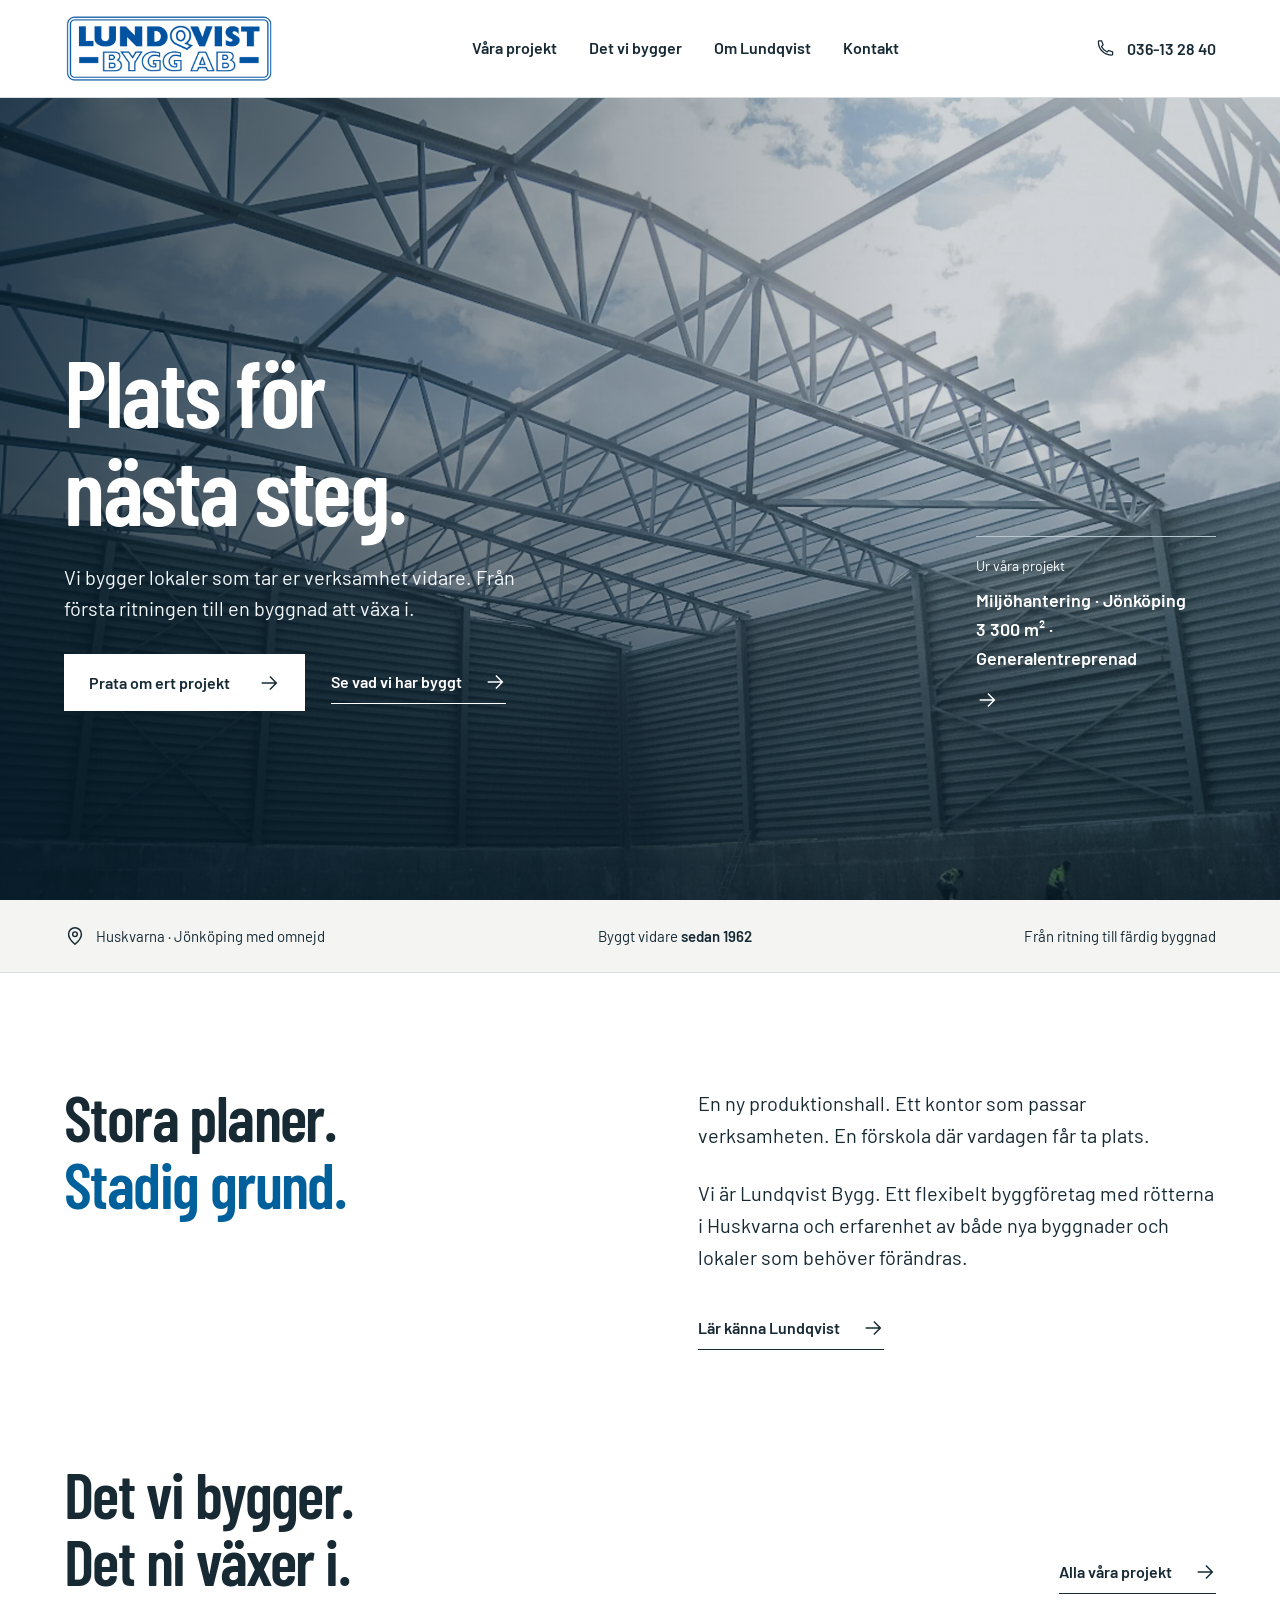
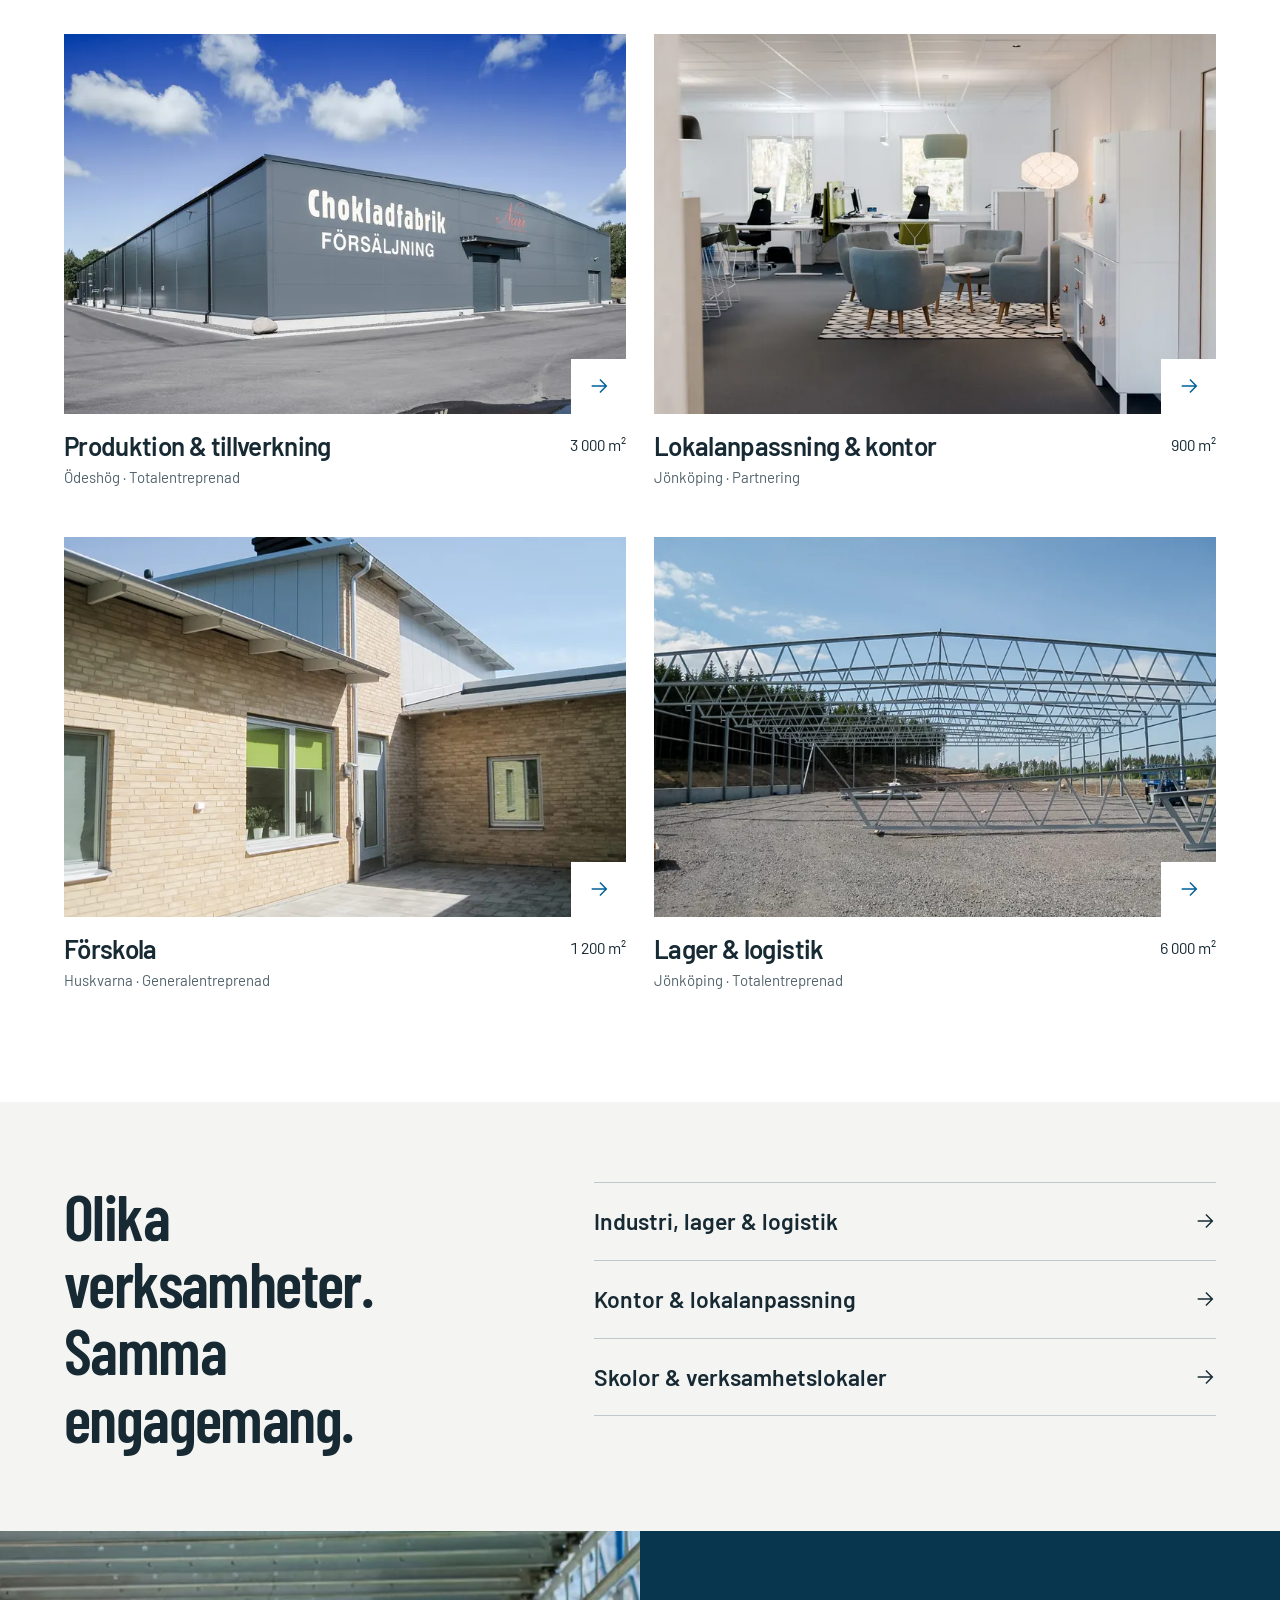
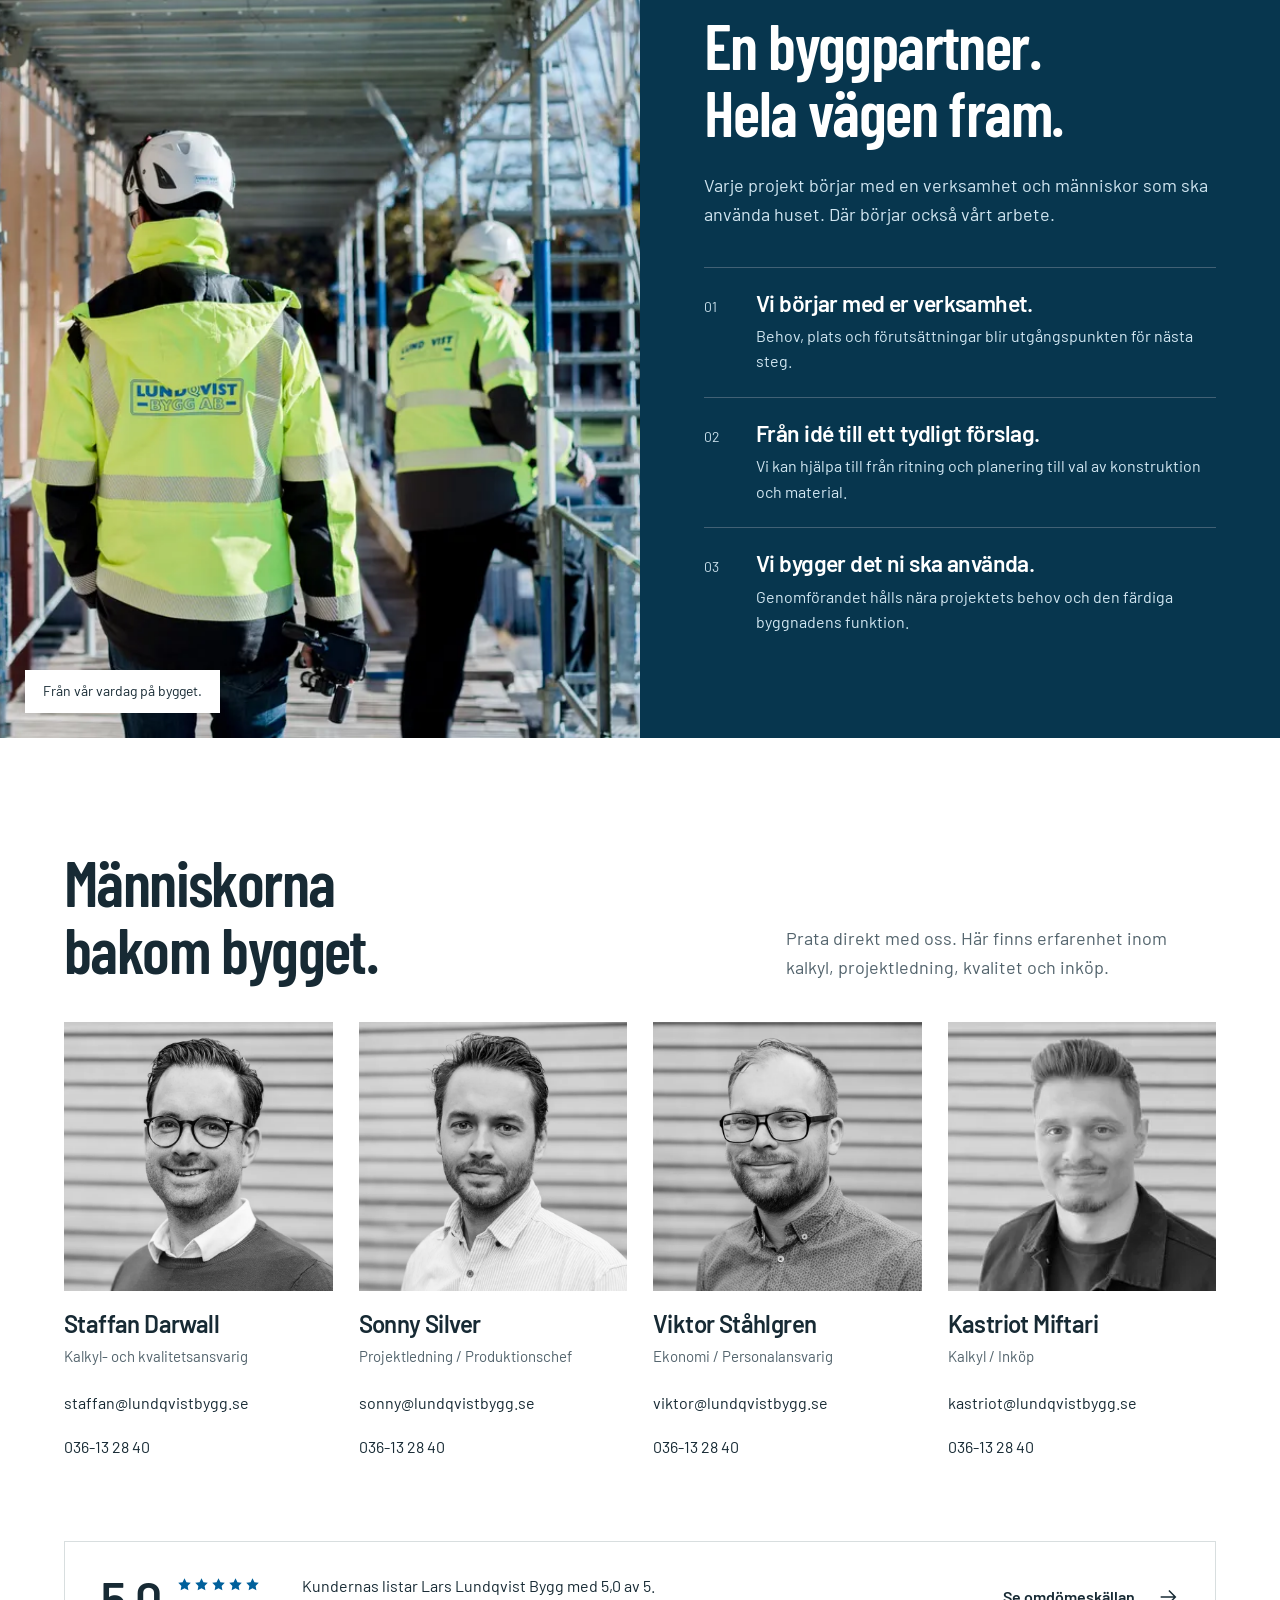
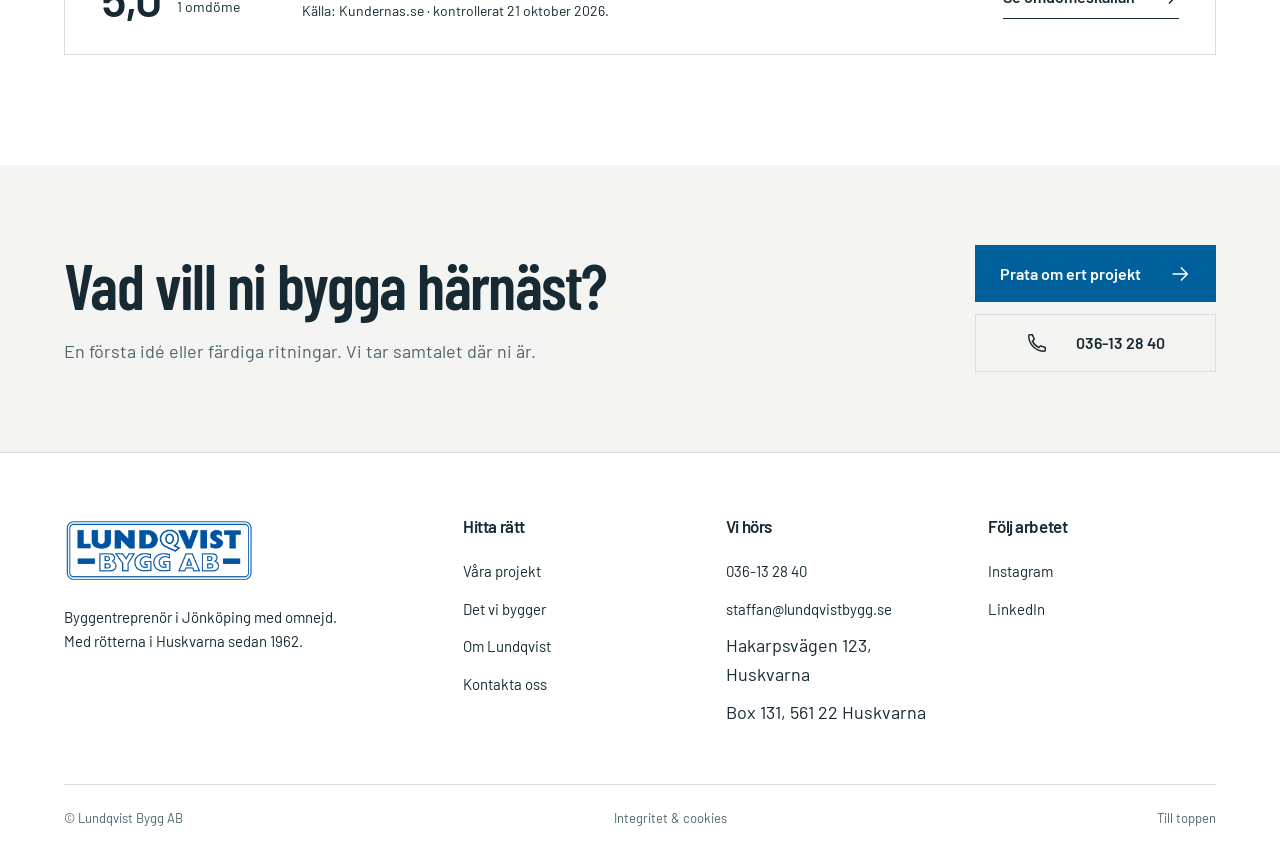
<file: index.html>
<!doctype html><html lang="sv"><head><meta charset="utf-8"><meta name="viewport" content="width=device-width,initial-scale=1"><title>Lundqvist Bygg | Byggentreprenör i Jönköping sedan 1962</title><meta name="description" content="Lundqvist Bygg i Huskvarna bygger industri, lager, kontor och skolor i Jönköping med omnejd. Se våra projekt och kontakta oss om nästa byggprojekt."><meta name="robots" content="noindex,nofollow"><meta name="theme-color" content="#00609b"><link rel="canonical" href="https://lundqvist-bygg-design.carlzzon121.chatgpt.site/"><meta property="og:type" content="website"><meta property="og:locale" content="sv_SE"><meta property="og:title" content="Lundqvist Bygg | Byggentreprenör i Jönköping sedan 1962"><meta property="og:description" content="Lundqvist Bygg i Huskvarna bygger industri, lager, kontor och skolor i Jönköping med omnejd. Se våra projekt och kontakta oss om nästa byggprojekt."><meta property="og:url" content="https://lundqvist-bygg-design.carlzzon121.chatgpt.site/"><meta property="og:image" content="https://lundqvist-bygg-design.carlzzon121.chatgpt.site/assets/miljo-43.webp"><meta name="twitter:card" content="summary_large_image"><link rel="icon" href="favicon.svg" type="image/svg+xml"><link rel="preload" href="assets/barlow-condensed.ttf" as="font" type="font/ttf" crossorigin><link rel="stylesheet" href="styles.css"><script type="application/ld+json">{"@context":"https://schema.org","@type":"GeneralContractor","name":"Lundqvist Bygg AB","url":"https://lundqvistbygg.se/","telephone":"+4636132840","email":"staffan@lundqvistbygg.se","foundingDate":"1962","address":{"@type":"PostalAddress","streetAddress":"Hakarpsvägen 123","addressLocality":"Huskvarna","addressCountry":"SE"},"areaServed":["Jönköping","Huskvarna"],"sameAs":["https://www.linkedin.com/company/lars-lundqvistbygg-ab/","https://www.instagram.com/lars_lundqvist_bygg/"]}</script><script src="script.js" defer></script></head><body id="top"><a class="skip" href="#main">Hoppa till innehåll</a><header class="header"><div class="wrap nav-shell"><a class="brand" href="index.html" aria-label="Lundqvist Bygg – startsida"><img src="assets/home-0.png" width="620" height="212" alt="Lundqvist Bygg AB"></a><nav class="nav" id="navigation" aria-label="Huvudmeny"><a href="projekt.html">Våra projekt</a><a href="tjanster.html">Det vi bygger</a><a href="om-oss.html">Om Lundqvist</a><a href="kontakt.html">Kontakt</a></nav><a class="head-contact" href="tel:+4636132840"><svg viewBox="0 0 24 24" aria-hidden="true"><path d="M7 3H4a1 1 0 0 0-1 1c0 9.4 7.6 17 17 17a1 1 0 0 0 1-1v-3l-5-2-2 2a14 14 0 0 1-7-7l2-2-2-5Z"/></svg>036-13 28 40</a><button class="menu-toggle" aria-controls="navigation" aria-expanded="false"><span>Meny</span><svg viewBox="0 0 24 24" aria-hidden="true"><path d="M3 7h18M3 16h18"/></svg></button></div></header><main id="main"><section class="hero"><img class="hero-photo" src="assets/miljo-43.webp" srcset="assets/miljo-43-sm.webp 760w, assets/miljo-43.webp 1920w" sizes="100vw" alt="Lundqvist Byggs stålstomme för en återvinningsanläggning i Jönköping" width="1920" height="1509" fetchpriority="high" decoding="async"><div class="wrap hero-inner"><div class="hero-copy"><h1>Plats för<br>nästa steg.</h1><p>Vi bygger lokaler som tar er verksamhet vidare. Från första ritningen till en byggnad att växa i.</p><div class="actions"><a class="button light" href="kontakt.html">Prata om ert projekt <svg viewBox="0 0 24 24" aria-hidden="true"><path d="M4 12h15M13 5l7 7-7 7"/></svg></a><a class="text-link" href="projekt.html">Se vad vi har byggt <svg viewBox="0 0 24 24" aria-hidden="true"><path d="M4 12h15M13 5l7 7-7 7"/></svg></a></div></div><a class="hero-caption" href="projekt-miljohantering.html">Ur våra projekt<span>Miljöhantering · Jönköping<br>3 300 m² · Generalentreprenad</span><svg viewBox="0 0 24 24" aria-hidden="true"><path d="M4 12h15M13 5l7 7-7 7"/></svg></a></div></section><div class="fact-strip"><div class="wrap"><span class="location"><svg viewBox="0 0 24 24" aria-hidden="true"><path d="M19 10c0 5-7 11-7 11S5 15 5 10a7 7 0 1 1 14 0Z"/><circle cx="12" cy="10" r="2.5"/></svg>Huskvarna · Jönköping med omnejd</span><span>Byggt vidare <b>sedan 1962</b></span><span>Från ritning till färdig byggnad</span></div></div><section class="wrap section intro"><h2>Stora planer.<br><span class="blue-text">Stadig grund.</span></h2><div class="body-copy"><p>En ny produktionshall. Ett kontor som passar verksamheten. En förskola där vardagen får ta plats.</p><p>Vi är Lundqvist Bygg. Ett flexibelt byggföretag med rötterna i Huskvarna och erfarenhet av både nya byggnader och lokaler som behöver förändras.</p><a class="text-link" href="om-oss.html">Lär känna Lundqvist <svg viewBox="0 0 24 24" aria-hidden="true"><path d="M4 12h15M13 5l7 7-7 7"/></svg></a></div></section><section class="wrap section projects-section" id="projekt"><div class="section-head"><h2>Det vi bygger.<br>Det ni växer i.</h2><a class="text-link" href="projekt.html">Alla våra projekt <svg viewBox="0 0 24 24" aria-hidden="true"><path d="M4 12h15M13 5l7 7-7 7"/></svg></a></div><div class="project-grid"><a class="project-card" data-category="industri" href="projekt-produktion-tillverkning.html"><div class="photo"><img  src="assets/produktion-22.webp" srcset="assets/produktion-22-sm.webp 760w, assets/produktion-22.webp 1620w" sizes="(max-width:760px) 100vw, 50vw" alt="Produktion &amp; tillverkning – Ödeshög" width="1620" height="1080" loading="lazy" decoding="async"><span class="project-arrow"><svg viewBox="0 0 24 24" aria-hidden="true"><path d="M4 12h15M13 5l7 7-7 7"/></svg></span></div><div class="meta"><div><h3>Produktion & tillverkning</h3><p>Ödeshög · Totalentreprenad</p></div><span class="area">3 000 m²</span></div></a><a class="project-card" data-category="kontor" href="projekt-lokalanpassning-kontor.html"><div class="photo"><img  src="assets/kontor-48.webp" srcset="assets/kontor-48-sm.webp 760w, assets/kontor-48.webp 1618w" sizes="(max-width:760px) 100vw, 50vw" alt="Lokalanpassning &amp; kontor – Jönköping" width="1618" height="1080" loading="lazy" decoding="async"><span class="project-arrow"><svg viewBox="0 0 24 24" aria-hidden="true"><path d="M4 12h15M13 5l7 7-7 7"/></svg></span></div><div class="meta"><div><h3>Lokalanpassning & kontor</h3><p>Jönköping · Partnering</p></div><span class="area">900 m²</span></div></a><a class="project-card" data-category="skola" href="projekt-forskola.html"><div class="photo"><img  src="assets/forskola-34.webp" srcset="assets/forskola-34-sm.webp 760w, assets/forskola-34.webp 1920w" sizes="(max-width:760px) 100vw, 50vw" alt="Förskola – Huskvarna" width="1920" height="1509" loading="lazy" decoding="async"><span class="project-arrow"><svg viewBox="0 0 24 24" aria-hidden="true"><path d="M4 12h15M13 5l7 7-7 7"/></svg></span></div><div class="meta"><div><h3>Förskola</h3><p>Huskvarna · Generalentreprenad</p></div><span class="area">1 200 m²</span></div></a><a class="project-card" data-category="industri" href="projekt-lager-logistik.html"><div class="photo"><img  src="assets/lager-27.webp" srcset="assets/lager-27-sm.webp 760w, assets/lager-27.webp 1920w" sizes="(max-width:760px) 100vw, 50vw" alt="Lager &amp; logistik – Jönköping" width="1920" height="1509" loading="lazy" decoding="async"><span class="project-arrow"><svg viewBox="0 0 24 24" aria-hidden="true"><path d="M4 12h15M13 5l7 7-7 7"/></svg></span></div><div class="meta"><div><h3>Lager & logistik</h3><p>Jönköping · Totalentreprenad</p></div><span class="area">6 000 m²</span></div></a></div></section><section class="service-band"><div class="service-inner"><h2>Olika verksamheter.<br>Samma engagemang.</h2><div class="service-links"><a href="tjanster.html#industri">Industri, lager & logistik <svg viewBox="0 0 24 24" aria-hidden="true"><path d="M4 12h15M13 5l7 7-7 7"/></svg></a><a href="tjanster.html#kontor">Kontor & lokalanpassning <svg viewBox="0 0 24 24" aria-hidden="true"><path d="M4 12h15M13 5l7 7-7 7"/></svg></a><a href="tjanster.html#skola">Skolor & verksamhetslokaler <svg viewBox="0 0 24 24" aria-hidden="true"><path d="M4 12h15M13 5l7 7-7 7"/></svg></a></div></div></section><section class="story"><figure class="story-photo"><img  src="assets/home-7.webp" srcset="assets/home-7-sm.webp 760w, assets/home-7.webp 1920w" sizes="(max-width:760px) 100vw, 50vw" alt="Medarbetare från Lundqvist Bygg ute på byggarbetsplatsen" width="1920" height="1920" loading="lazy" decoding="async"><figcaption>Från vår vardag på bygget.</figcaption></figure><div class="story-content"><h2>En byggpartner.<br>Hela vägen fram.</h2><p>Varje projekt börjar med en verksamhet och människor som ska använda huset. Där börjar också vårt arbete.</p><ol class="steps"><li><div><h3>Vi börjar med er verksamhet.</h3><p>Behov, plats och förutsättningar blir utgångspunkten för nästa steg.</p></div></li><li><div><h3>Från idé till ett tydligt förslag.</h3><p>Vi kan hjälpa till från ritning och planering till val av konstruktion och material.</p></div></li><li><div><h3>Vi bygger det ni ska använda.</h3><p>Genomförandet hålls nära projektets behov och den färdiga byggnadens funktion.</p></div></li></ol></div></section><section class="wrap section"><div class="section-head"><h2>Människorna<br>bakom bygget.</h2><p>Prata direkt med oss. Här finns erfarenhet inom kalkyl, projektledning, kvalitet och inköp.</p></div><div class="team-grid"><article class="person"><img  src="assets/home-2.webp" srcset="assets/home-2-sm.webp 760w, assets/home-2.webp 1080w" sizes="(max-width:760px) 45vw, 25vw" alt="Staffan Darwall" width="1080" height="1080" loading="lazy" decoding="async"><h3>Staffan Darwall</h3><p>Kalkyl- och kvalitetsansvarig</p><a href="mailto:staffan@lundqvistbygg.se">staffan@lundqvistbygg.se</a><a href="tel:+4636132840">036-13 28 40</a></article><article class="person"><img  src="assets/home-6.webp" srcset="assets/home-6-sm.webp 760w, assets/home-6.webp 1080w" sizes="(max-width:760px) 45vw, 25vw" alt="Sonny Silver" width="1080" height="1080" loading="lazy" decoding="async"><h3>Sonny Silver</h3><p>Projektledning / Produktionschef</p><a href="mailto:sonny@lundqvistbygg.se">sonny@lundqvistbygg.se</a><a href="tel:+4636132840">036-13 28 40</a></article><article class="person"><img  src="assets/home-8.webp" srcset="assets/home-8-sm.webp 760w, assets/home-8.webp 1080w" sizes="(max-width:760px) 45vw, 25vw" alt="Viktor Ståhlgren" width="1080" height="1080" loading="lazy" decoding="async"><h3>Viktor Ståhlgren</h3><p>Ekonomi / Personalansvarig</p><a href="mailto:viktor@lundqvistbygg.se">viktor@lundqvistbygg.se</a><a href="tel:+4636132840">036-13 28 40</a></article><article class="person"><img  src="assets/kontakt-14.webp" srcset="assets/kontakt-14-sm.webp 300w" sizes="(max-width:760px) 45vw, 25vw" alt="Kastriot Miftari" width="300" height="300" loading="lazy" decoding="async"><h3>Kastriot Miftari</h3><p>Kalkyl / Inköp</p><a href="mailto:kastriot@lundqvistbygg.se">kastriot@lundqvistbygg.se</a><a href="tel:+4636132840">036-13 28 40</a></article></div><aside class="reviews" aria-label="Externa omdömen"><div class="rating"><strong>5,0</strong><div><div class="stars" aria-label="5 av 5"><svg viewBox="0 0 24 24" aria-hidden="true"><path d="m12 2 3.1 6.3 6.9 1-5 4.9 1.2 6.8-6.2-3.2L5.8 21 7 14.2 2 9.3l6.9-1Z"/></svg><svg viewBox="0 0 24 24" aria-hidden="true"><path d="m12 2 3.1 6.3 6.9 1-5 4.9 1.2 6.8-6.2-3.2L5.8 21 7 14.2 2 9.3l6.9-1Z"/></svg><svg viewBox="0 0 24 24" aria-hidden="true"><path d="m12 2 3.1 6.3 6.9 1-5 4.9 1.2 6.8-6.2-3.2L5.8 21 7 14.2 2 9.3l6.9-1Z"/></svg><svg viewBox="0 0 24 24" aria-hidden="true"><path d="m12 2 3.1 6.3 6.9 1-5 4.9 1.2 6.8-6.2-3.2L5.8 21 7 14.2 2 9.3l6.9-1Z"/></svg><svg viewBox="0 0 24 24" aria-hidden="true"><path d="m12 2 3.1 6.3 6.9 1-5 4.9 1.2 6.8-6.2-3.2L5.8 21 7 14.2 2 9.3l6.9-1Z"/></svg></div><small>1 omdöme</small></div></div><p>Kundernas listar Lars Lundqvist Bygg med 5,0 av 5.<br><small>Källa: Kundernas.se · kontrollerat 21 oktober 2026.</small></p><a class="text-link" href="https://kundernas.se/entreprenor/huskvarna" target="_blank" rel="noopener noreferrer">Se omdömeskällan <svg viewBox="0 0 24 24" aria-hidden="true"><path d="M4 12h15M13 5l7 7-7 7"/></svg></a></aside></section><section class="cta"><div class="wrap cta-inner"><div><h2>Vad vill ni bygga härnäst?</h2><p>En första idé eller färdiga ritningar. Vi tar samtalet där ni är.</p></div><div class="cta-actions"><a class="button" href="kontakt.html">Prata om ert projekt <svg viewBox="0 0 24 24" aria-hidden="true"><path d="M4 12h15M13 5l7 7-7 7"/></svg></a><a class="button outline" href="tel:+4636132840"><svg viewBox="0 0 24 24" aria-hidden="true"><path d="M7 3H4a1 1 0 0 0-1 1c0 9.4 7.6 17 17 17a1 1 0 0 0 1-1v-3l-5-2-2 2a14 14 0 0 1-7-7l2-2-2-5Z"/></svg>036-13 28 40</a></div></div></section></main><footer class="footer"><div class="wrap"><div class="footer-top"><div class="footer-brand"><a class="brand" href="index.html"><img src="assets/home-0.png" width="620" height="212" loading="lazy" alt="Lundqvist Bygg AB"></a><p>Byggentreprenör i Jönköping med omnejd.<br>Med rötterna i Huskvarna sedan 1962.</p></div><div><h3>Hitta rätt</h3><ul><li><a href="projekt.html">Våra projekt</a></li><li><a href="tjanster.html">Det vi bygger</a></li><li><a href="om-oss.html">Om Lundqvist</a></li><li><a href="kontakt.html">Kontakta oss</a></li></ul></div><div><h3>Vi hörs</h3><ul><li><a href="tel:+4636132840">036-13 28 40</a></li><li><a href="mailto:staffan@lundqvistbygg.se">staffan@lundqvistbygg.se</a></li><li>Hakarpsvägen 123, Huskvarna</li><li>Box 131, 561 22 Huskvarna</li></ul></div><div class="footer-social"><h3>Följ arbetet</h3><ul><li><a href="https://www.instagram.com/lars_lundqvist_bygg/" target="_blank" rel="noopener noreferrer">Instagram</a></li><li><a href="https://www.linkedin.com/company/lars-lundqvistbygg-ab/" target="_blank" rel="noopener noreferrer">LinkedIn</a></li></ul></div></div><div class="footer-bottom"><span>© Lundqvist Bygg AB</span><a href="integritet.html">Integritet & cookies</a><a href="#top">Till toppen</a></div></div></footer><div class="mobile-contact" aria-label="Snabbkontakt"><a href="tel:+4636132840"><svg viewBox="0 0 24 24" aria-hidden="true"><path d="M7 3H4a1 1 0 0 0-1 1c0 9.4 7.6 17 17 17a1 1 0 0 0 1-1v-3l-5-2-2 2a14 14 0 0 1-7-7l2-2-2-5Z"/></svg>Ring oss</a><a href="mailto:staffan@lundqvistbygg.se"><svg viewBox="0 0 24 24" aria-hidden="true"><rect x="3" y="5" width="18" height="14" rx="1"/><path d="m3 6 9 7 9-7"/></svg>Mejla projektet</a></div></body></html>
</file>
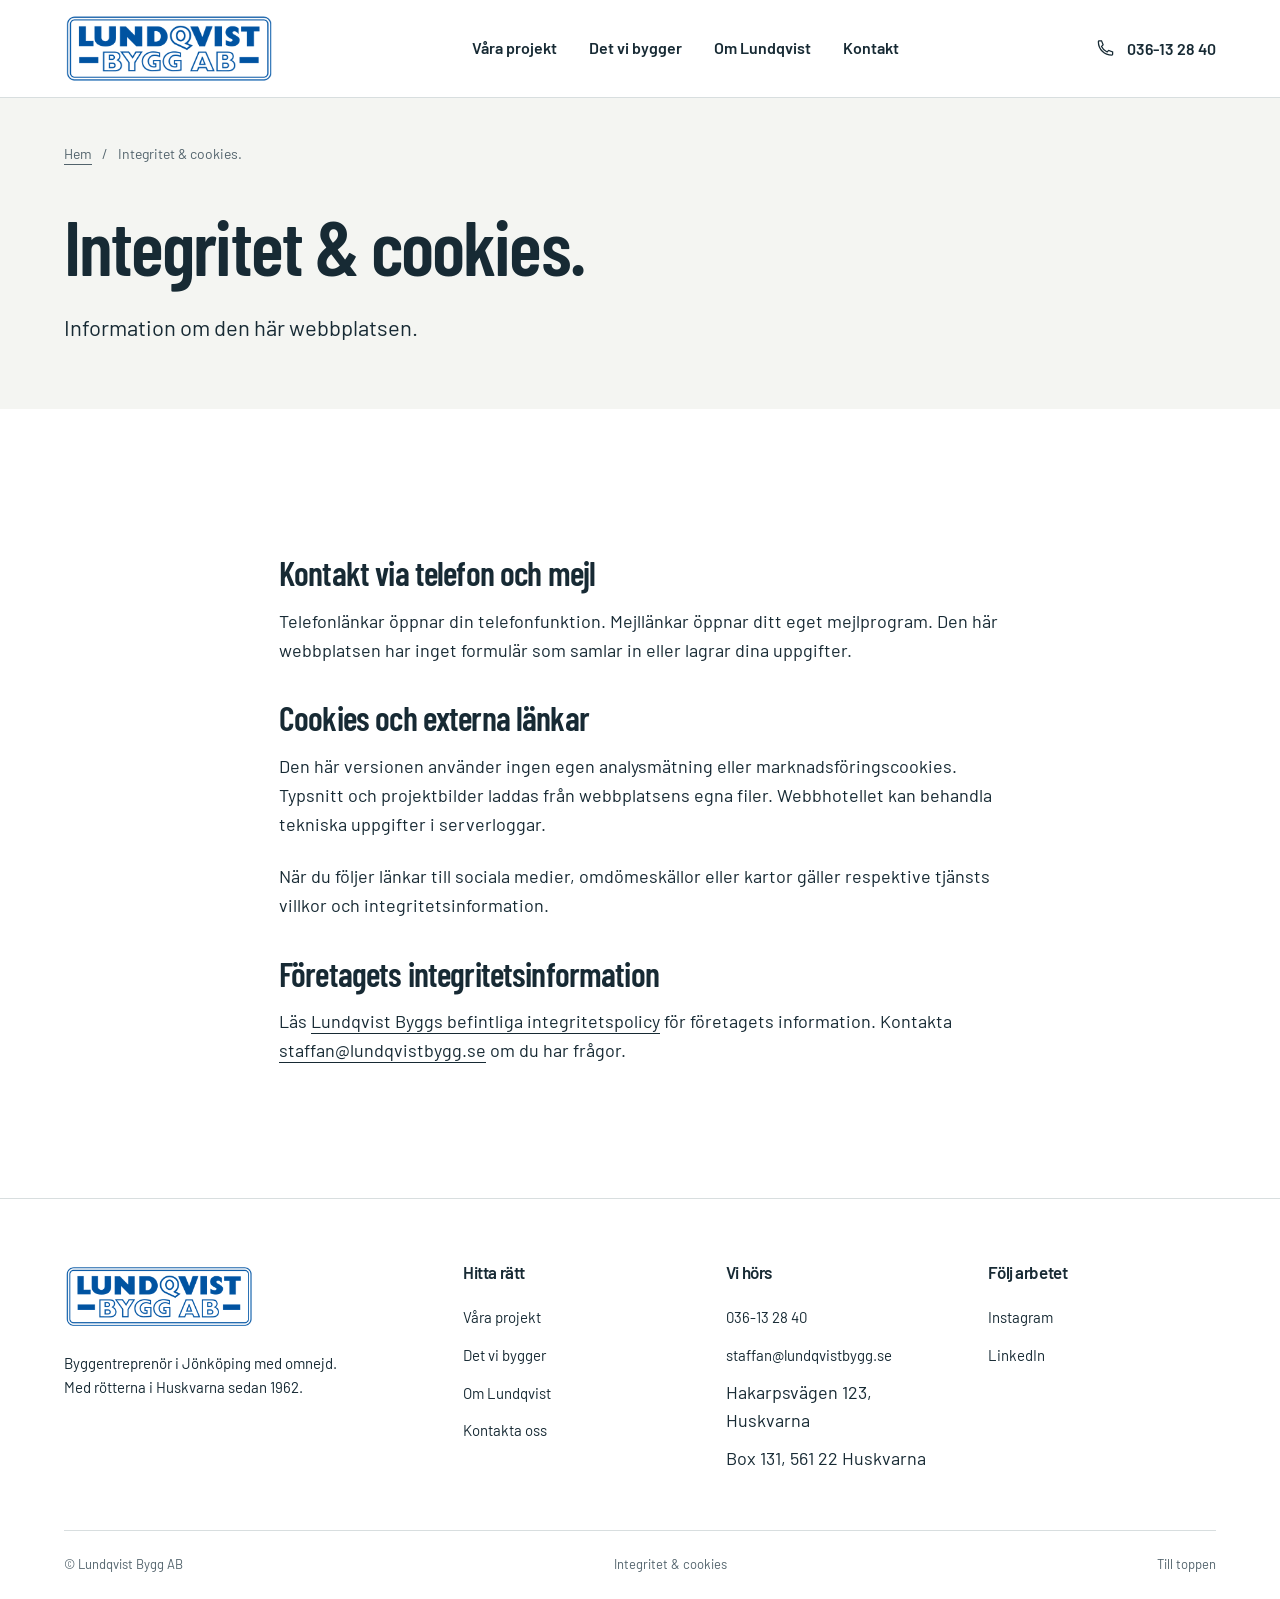
<file: integritet.html>
<!doctype html><html lang="sv"><head><meta charset="utf-8"><meta name="viewport" content="width=device-width,initial-scale=1"><title>Integritet &amp; cookies | Lundqvist Bygg</title><meta name="description" content="Information om kontaktlänkar, integritet och cookies på denna webbplats."><meta name="robots" content="noindex,nofollow"><meta name="theme-color" content="#00609b"><link rel="canonical" href="https://lundqvist-bygg-design.carlzzon121.chatgpt.site/integritet.html"><meta property="og:type" content="website"><meta property="og:locale" content="sv_SE"><meta property="og:title" content="Integritet &amp; cookies | Lundqvist Bygg"><meta property="og:description" content="Information om kontaktlänkar, integritet och cookies på denna webbplats."><meta property="og:url" content="https://lundqvist-bygg-design.carlzzon121.chatgpt.site/integritet.html"><meta property="og:image" content="https://lundqvist-bygg-design.carlzzon121.chatgpt.site/assets/miljo-43.webp"><meta name="twitter:card" content="summary_large_image"><link rel="icon" href="favicon.svg" type="image/svg+xml"><link rel="preload" href="assets/barlow-condensed.ttf" as="font" type="font/ttf" crossorigin><link rel="stylesheet" href="styles.css"><script type="application/ld+json">{"@context":"https://schema.org","@type":"GeneralContractor","name":"Lundqvist Bygg AB","url":"https://lundqvistbygg.se/","telephone":"+4636132840","email":"staffan@lundqvistbygg.se","foundingDate":"1962","address":{"@type":"PostalAddress","streetAddress":"Hakarpsvägen 123","addressLocality":"Huskvarna","addressCountry":"SE"},"areaServed":["Jönköping","Huskvarna"],"sameAs":["https://www.linkedin.com/company/lars-lundqvistbygg-ab/","https://www.instagram.com/lars_lundqvist_bygg/"]}</script><script src="script.js" defer></script></head><body id="top"><a class="skip" href="#main">Hoppa till innehåll</a><header class="header"><div class="wrap nav-shell"><a class="brand" href="index.html" aria-label="Lundqvist Bygg – startsida"><img src="assets/home-0.png" width="620" height="212" alt="Lundqvist Bygg AB"></a><nav class="nav" id="navigation" aria-label="Huvudmeny"><a href="projekt.html">Våra projekt</a><a href="tjanster.html">Det vi bygger</a><a href="om-oss.html">Om Lundqvist</a><a href="kontakt.html">Kontakt</a></nav><a class="head-contact" href="tel:+4636132840"><svg viewBox="0 0 24 24" aria-hidden="true"><path d="M7 3H4a1 1 0 0 0-1 1c0 9.4 7.6 17 17 17a1 1 0 0 0 1-1v-3l-5-2-2 2a14 14 0 0 1-7-7l2-2-2-5Z"/></svg>036-13 28 40</a><button class="menu-toggle" aria-controls="navigation" aria-expanded="false"><span>Meny</span><svg viewBox="0 0 24 24" aria-hidden="true"><path d="M3 7h18M3 16h18"/></svg></button></div></header><main id="main"><section class="page-heading"><div class="wrap"><nav class="breadcrumbs" aria-label="Brödsmulor"><a href="index.html">Hem</a><span>/</span><span>Integritet &amp; cookies.</span></nav><h1>Integritet & cookies.</h1><p class="lead">Information om den här webbplatsen.</p></div></section><article class="wrap section legal"><h2>Kontakt via telefon och mejl</h2><p>Telefonlänkar öppnar din telefonfunktion. Mejllänkar öppnar ditt eget mejlprogram. Den här webbplatsen har inget formulär som samlar in eller lagrar dina uppgifter.</p><h2>Cookies och externa länkar</h2><p>Den här versionen använder ingen egen analysmätning eller marknadsföringscookies. Typsnitt och projektbilder laddas från webbplatsens egna filer. Webbhotellet kan behandla tekniska uppgifter i serverloggar.</p><p>När du följer länkar till sociala medier, omdömeskällor eller kartor gäller respektive tjänsts villkor och integritetsinformation.</p><h2>Företagets integritetsinformation</h2><p>Läs <a href="https://lundqvistbygg.se/integritetspolicy/">Lundqvist Byggs befintliga integritetspolicy</a> för företagets information. Kontakta <a href="mailto:staffan@lundqvistbygg.se">staffan@lundqvistbygg.se</a> om du har frågor.</p></article></main><footer class="footer"><div class="wrap"><div class="footer-top"><div class="footer-brand"><a class="brand" href="index.html"><img src="assets/home-0.png" width="620" height="212" loading="lazy" alt="Lundqvist Bygg AB"></a><p>Byggentreprenör i Jönköping med omnejd.<br>Med rötterna i Huskvarna sedan 1962.</p></div><div><h3>Hitta rätt</h3><ul><li><a href="projekt.html">Våra projekt</a></li><li><a href="tjanster.html">Det vi bygger</a></li><li><a href="om-oss.html">Om Lundqvist</a></li><li><a href="kontakt.html">Kontakta oss</a></li></ul></div><div><h3>Vi hörs</h3><ul><li><a href="tel:+4636132840">036-13 28 40</a></li><li><a href="mailto:staffan@lundqvistbygg.se">staffan@lundqvistbygg.se</a></li><li>Hakarpsvägen 123, Huskvarna</li><li>Box 131, 561 22 Huskvarna</li></ul></div><div class="footer-social"><h3>Följ arbetet</h3><ul><li><a href="https://www.instagram.com/lars_lundqvist_bygg/" target="_blank" rel="noopener noreferrer">Instagram</a></li><li><a href="https://www.linkedin.com/company/lars-lundqvistbygg-ab/" target="_blank" rel="noopener noreferrer">LinkedIn</a></li></ul></div></div><div class="footer-bottom"><span>© Lundqvist Bygg AB</span><a href="integritet.html">Integritet & cookies</a><a href="#top">Till toppen</a></div></div></footer><div class="mobile-contact" aria-label="Snabbkontakt"><a href="tel:+4636132840"><svg viewBox="0 0 24 24" aria-hidden="true"><path d="M7 3H4a1 1 0 0 0-1 1c0 9.4 7.6 17 17 17a1 1 0 0 0 1-1v-3l-5-2-2 2a14 14 0 0 1-7-7l2-2-2-5Z"/></svg>Ring oss</a><a href="mailto:staffan@lundqvistbygg.se"><svg viewBox="0 0 24 24" aria-hidden="true"><rect x="3" y="5" width="18" height="14" rx="1"/><path d="m3 6 9 7 9-7"/></svg>Mejla projektet</a></div></body></html>
</file>
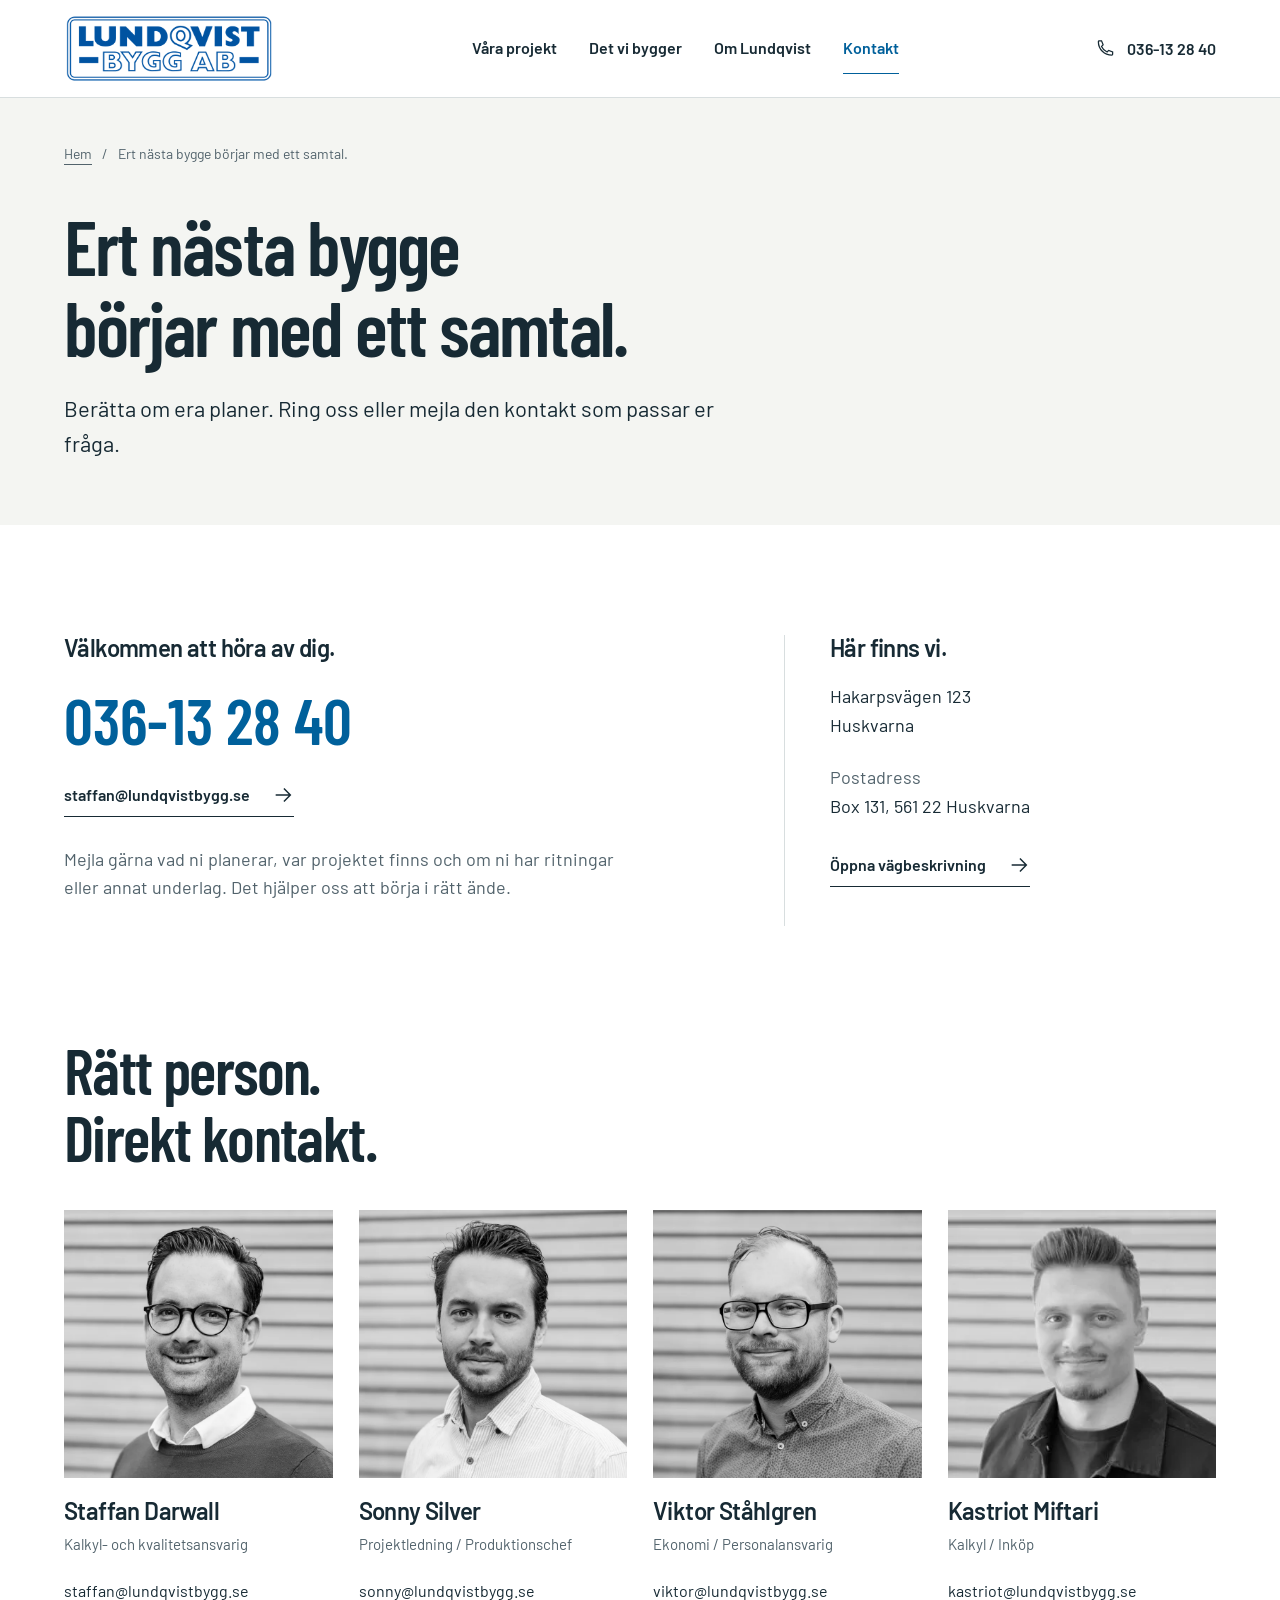
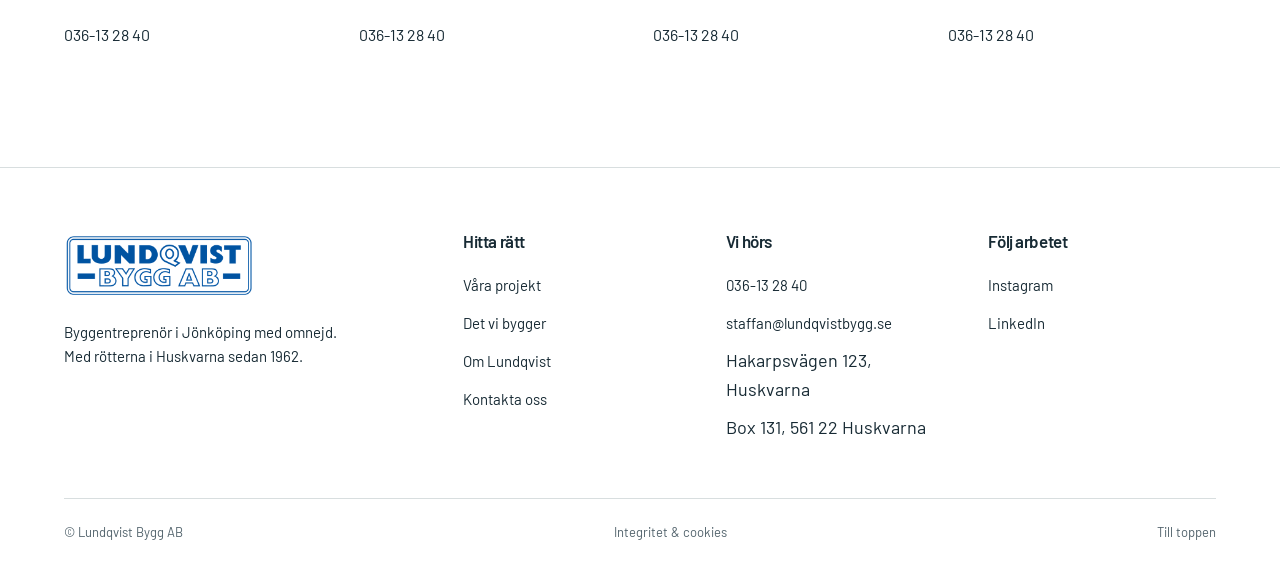
<file: kontakt.html>
<!doctype html><html lang="sv"><head><meta charset="utf-8"><meta name="viewport" content="width=device-width,initial-scale=1"><title>Kontakt | Lundqvist Bygg i Huskvarna &amp; Jönköping</title><meta name="description" content="Kontakta Lundqvist Bygg på 036-13 28 40. Staffan, Sonny, Viktor och Kastriot hjälper er vidare med ert byggprojekt."><meta name="robots" content="noindex,nofollow"><meta name="theme-color" content="#00609b"><link rel="canonical" href="https://lundqvist-bygg-design.carlzzon121.chatgpt.site/kontakt.html"><meta property="og:type" content="website"><meta property="og:locale" content="sv_SE"><meta property="og:title" content="Kontakt | Lundqvist Bygg i Huskvarna &amp; Jönköping"><meta property="og:description" content="Kontakta Lundqvist Bygg på 036-13 28 40. Staffan, Sonny, Viktor och Kastriot hjälper er vidare med ert byggprojekt."><meta property="og:url" content="https://lundqvist-bygg-design.carlzzon121.chatgpt.site/kontakt.html"><meta property="og:image" content="https://lundqvist-bygg-design.carlzzon121.chatgpt.site/assets/miljo-43.webp"><meta name="twitter:card" content="summary_large_image"><link rel="icon" href="favicon.svg" type="image/svg+xml"><link rel="preload" href="assets/barlow-condensed.ttf" as="font" type="font/ttf" crossorigin><link rel="stylesheet" href="styles.css"><script type="application/ld+json">{"@context":"https://schema.org","@type":"GeneralContractor","name":"Lundqvist Bygg AB","url":"https://lundqvistbygg.se/","telephone":"+4636132840","email":"staffan@lundqvistbygg.se","foundingDate":"1962","address":{"@type":"PostalAddress","streetAddress":"Hakarpsvägen 123","addressLocality":"Huskvarna","addressCountry":"SE"},"areaServed":["Jönköping","Huskvarna"],"sameAs":["https://www.linkedin.com/company/lars-lundqvistbygg-ab/","https://www.instagram.com/lars_lundqvist_bygg/"]}</script><script src="script.js" defer></script></head><body id="top"><a class="skip" href="#main">Hoppa till innehåll</a><header class="header"><div class="wrap nav-shell"><a class="brand" href="index.html" aria-label="Lundqvist Bygg – startsida"><img src="assets/home-0.png" width="620" height="212" alt="Lundqvist Bygg AB"></a><nav class="nav" id="navigation" aria-label="Huvudmeny"><a href="projekt.html">Våra projekt</a><a href="tjanster.html">Det vi bygger</a><a href="om-oss.html">Om Lundqvist</a><a href="kontakt.html" aria-current="page">Kontakt</a></nav><a class="head-contact" href="tel:+4636132840"><svg viewBox="0 0 24 24" aria-hidden="true"><path d="M7 3H4a1 1 0 0 0-1 1c0 9.4 7.6 17 17 17a1 1 0 0 0 1-1v-3l-5-2-2 2a14 14 0 0 1-7-7l2-2-2-5Z"/></svg>036-13 28 40</a><button class="menu-toggle" aria-controls="navigation" aria-expanded="false"><span>Meny</span><svg viewBox="0 0 24 24" aria-hidden="true"><path d="M3 7h18M3 16h18"/></svg></button></div></header><main id="main"><section class="page-heading"><div class="wrap"><nav class="breadcrumbs" aria-label="Brödsmulor"><a href="index.html">Hem</a><span>/</span><span>Ert nästa bygge börjar med ett samtal.</span></nav><h1>Ert nästa bygge<br>börjar med ett samtal.</h1><p class="lead">Berätta om era planer. Ring oss eller mejla den kontakt som passar er fråga.</p></div></section><section class="wrap section contact-intro"><div><h2>Välkommen att höra av dig.</h2><a class="contact-big" href="tel:+4636132840">036-13 28 40</a><a class="text-link email" href="mailto:staffan@lundqvistbygg.se?subject=F%C3%B6rfr%C3%A5gan%20om%20byggprojekt">staffan@lundqvistbygg.se <svg viewBox="0 0 24 24" aria-hidden="true"><path d="M4 12h15M13 5l7 7-7 7"/></svg></a><p class="muted" style="margin-top:28px;max-width:560px">Mejla gärna vad ni planerar, var projektet finns och om ni har ritningar eller annat underlag. Det hjälper oss att börja i rätt ände.</p></div><div class="address"><h2>Här finns vi.</h2><p>Hakarpsvägen 123<br>Huskvarna</p><p><span class="muted">Postadress</span><br>Box 131, 561 22 Huskvarna</p><a class="text-link" href="https://www.google.com/maps/search/?api=1&query=Hakarpsv%C3%A4gen%20123%20Huskvarna" target="_blank" rel="noopener noreferrer">Öppna vägbeskrivning <svg viewBox="0 0 24 24" aria-hidden="true"><path d="M4 12h15M13 5l7 7-7 7"/></svg></a></div></section><section class="wrap section" style="padding-top:0"><div class="section-head"><h2>Rätt person.<br>Direkt kontakt.</h2></div><div class="team-grid"><article class="person"><img  src="assets/home-2.webp" srcset="assets/home-2-sm.webp 760w, assets/home-2.webp 1080w" sizes="(max-width:760px) 45vw, 25vw" alt="Staffan Darwall" width="1080" height="1080" loading="lazy" decoding="async"><h3>Staffan Darwall</h3><p>Kalkyl- och kvalitetsansvarig</p><a href="mailto:staffan@lundqvistbygg.se">staffan@lundqvistbygg.se</a><a href="tel:+4636132840">036-13 28 40</a></article><article class="person"><img  src="assets/home-6.webp" srcset="assets/home-6-sm.webp 760w, assets/home-6.webp 1080w" sizes="(max-width:760px) 45vw, 25vw" alt="Sonny Silver" width="1080" height="1080" loading="lazy" decoding="async"><h3>Sonny Silver</h3><p>Projektledning / Produktionschef</p><a href="mailto:sonny@lundqvistbygg.se">sonny@lundqvistbygg.se</a><a href="tel:+4636132840">036-13 28 40</a></article><article class="person"><img  src="assets/home-8.webp" srcset="assets/home-8-sm.webp 760w, assets/home-8.webp 1080w" sizes="(max-width:760px) 45vw, 25vw" alt="Viktor Ståhlgren" width="1080" height="1080" loading="lazy" decoding="async"><h3>Viktor Ståhlgren</h3><p>Ekonomi / Personalansvarig</p><a href="mailto:viktor@lundqvistbygg.se">viktor@lundqvistbygg.se</a><a href="tel:+4636132840">036-13 28 40</a></article><article class="person"><img  src="assets/kontakt-14.webp" srcset="assets/kontakt-14-sm.webp 300w" sizes="(max-width:760px) 45vw, 25vw" alt="Kastriot Miftari" width="300" height="300" loading="lazy" decoding="async"><h3>Kastriot Miftari</h3><p>Kalkyl / Inköp</p><a href="mailto:kastriot@lundqvistbygg.se">kastriot@lundqvistbygg.se</a><a href="tel:+4636132840">036-13 28 40</a></article></div></section></main><footer class="footer"><div class="wrap"><div class="footer-top"><div class="footer-brand"><a class="brand" href="index.html"><img src="assets/home-0.png" width="620" height="212" loading="lazy" alt="Lundqvist Bygg AB"></a><p>Byggentreprenör i Jönköping med omnejd.<br>Med rötterna i Huskvarna sedan 1962.</p></div><div><h3>Hitta rätt</h3><ul><li><a href="projekt.html">Våra projekt</a></li><li><a href="tjanster.html">Det vi bygger</a></li><li><a href="om-oss.html">Om Lundqvist</a></li><li><a href="kontakt.html">Kontakta oss</a></li></ul></div><div><h3>Vi hörs</h3><ul><li><a href="tel:+4636132840">036-13 28 40</a></li><li><a href="mailto:staffan@lundqvistbygg.se">staffan@lundqvistbygg.se</a></li><li>Hakarpsvägen 123, Huskvarna</li><li>Box 131, 561 22 Huskvarna</li></ul></div><div class="footer-social"><h3>Följ arbetet</h3><ul><li><a href="https://www.instagram.com/lars_lundqvist_bygg/" target="_blank" rel="noopener noreferrer">Instagram</a></li><li><a href="https://www.linkedin.com/company/lars-lundqvistbygg-ab/" target="_blank" rel="noopener noreferrer">LinkedIn</a></li></ul></div></div><div class="footer-bottom"><span>© Lundqvist Bygg AB</span><a href="integritet.html">Integritet & cookies</a><a href="#top">Till toppen</a></div></div></footer><div class="mobile-contact" aria-label="Snabbkontakt"><a href="tel:+4636132840"><svg viewBox="0 0 24 24" aria-hidden="true"><path d="M7 3H4a1 1 0 0 0-1 1c0 9.4 7.6 17 17 17a1 1 0 0 0 1-1v-3l-5-2-2 2a14 14 0 0 1-7-7l2-2-2-5Z"/></svg>Ring oss</a><a href="mailto:staffan@lundqvistbygg.se"><svg viewBox="0 0 24 24" aria-hidden="true"><rect x="3" y="5" width="18" height="14" rx="1"/><path d="m3 6 9 7 9-7"/></svg>Mejla projektet</a></div></body></html>
</file>
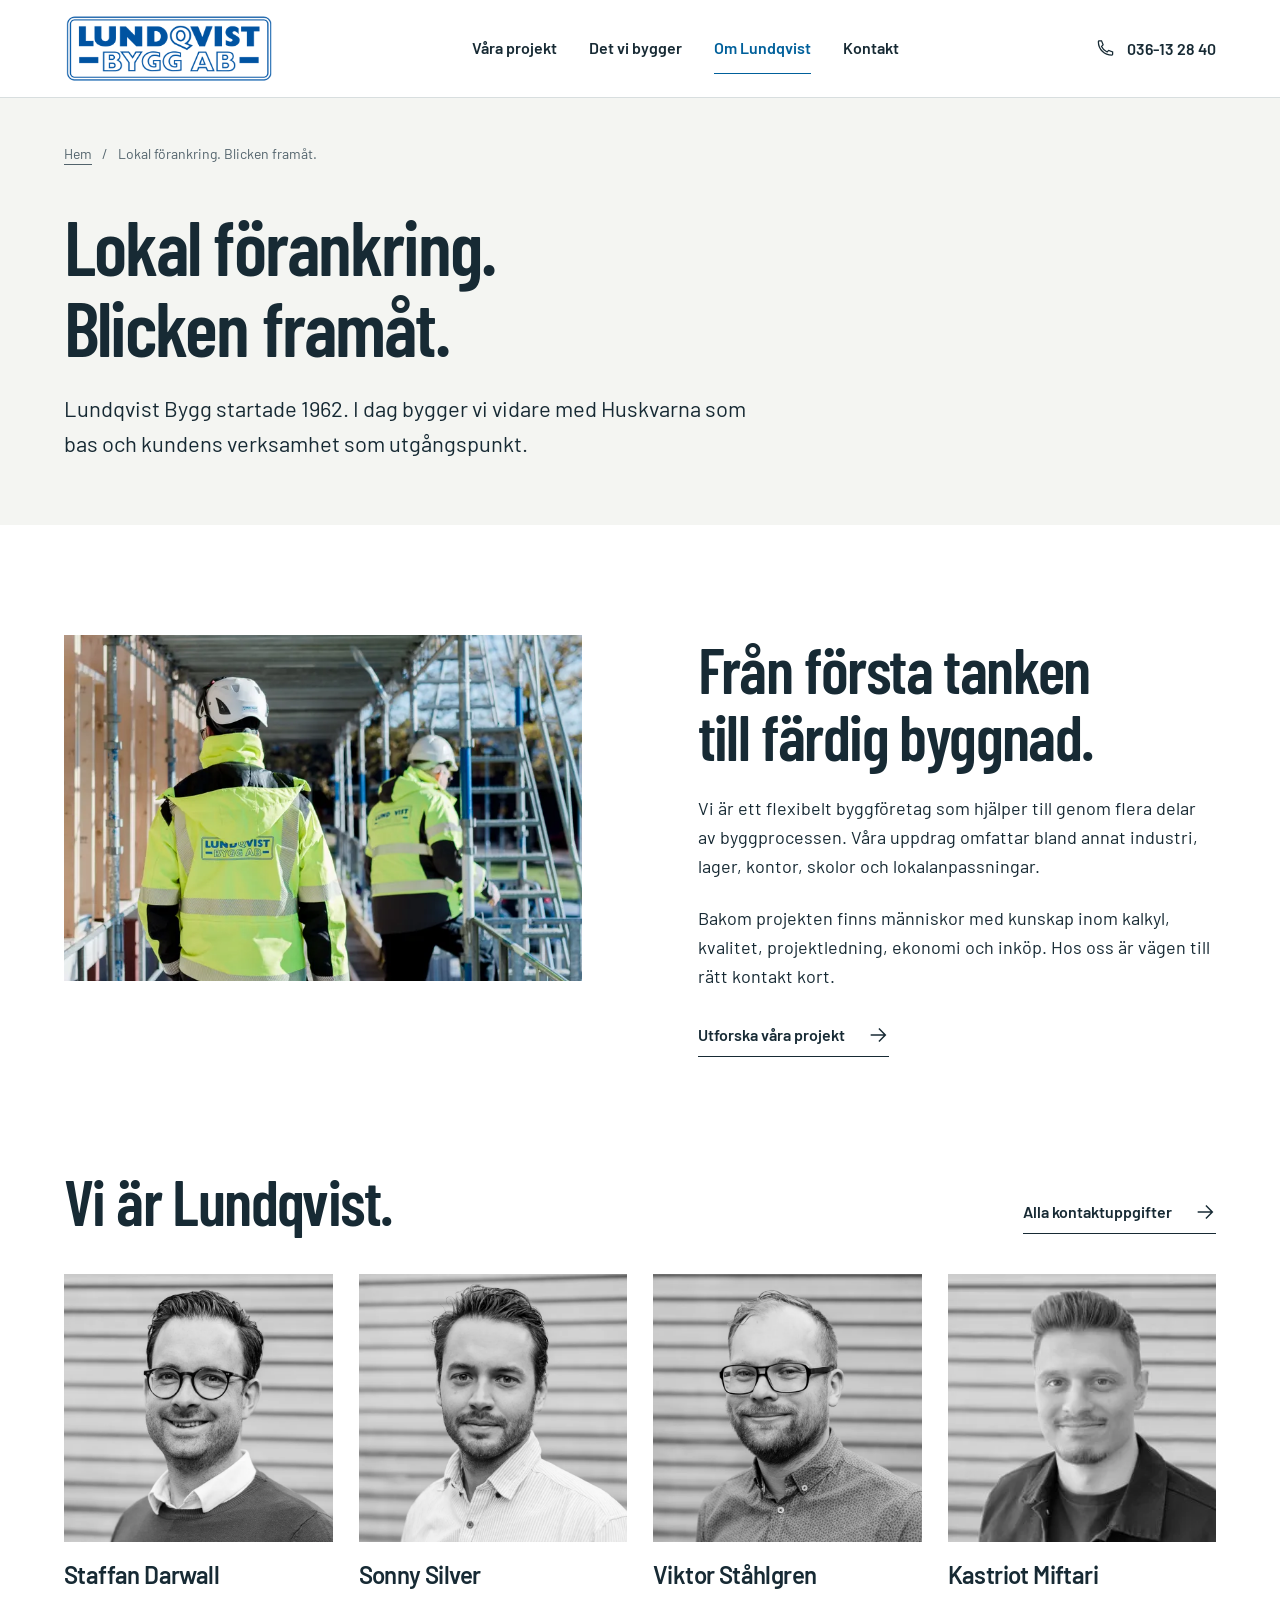
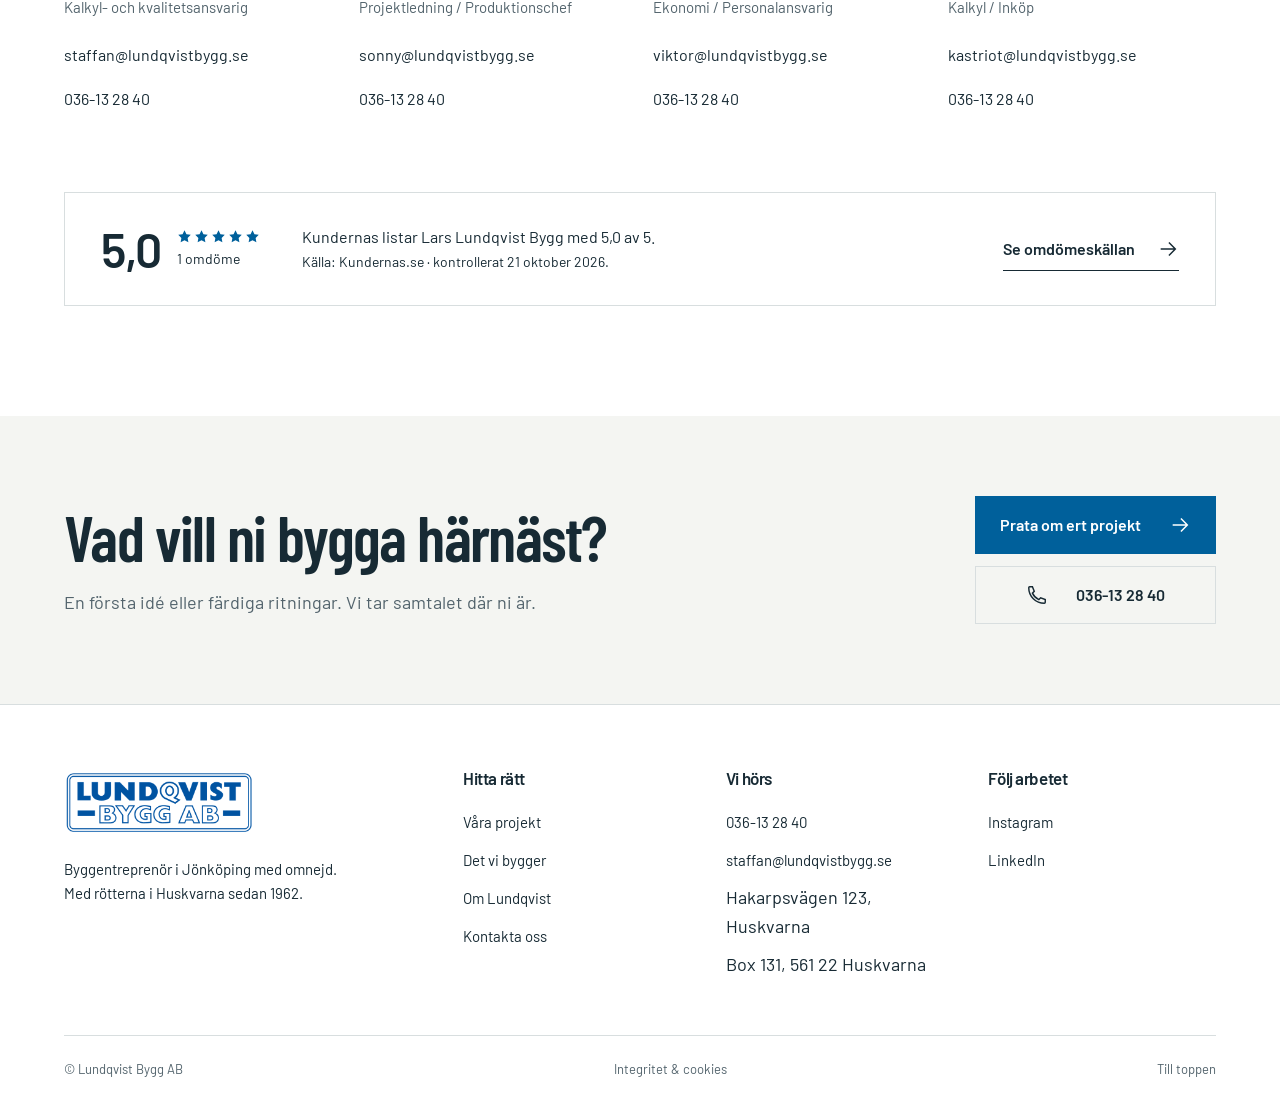
<file: om-oss.html>
<!doctype html><html lang="sv"><head><meta charset="utf-8"><meta name="viewport" content="width=device-width,initial-scale=1"><title>Om Lundqvist Bygg | Huskvarna sedan 1962</title><meta name="description" content="Lär känna Lundqvist Bygg, ett flexibelt byggföretag i Huskvarna sedan 1962. Möt vårt team och se hur vi arbetar."><meta name="robots" content="noindex,nofollow"><meta name="theme-color" content="#00609b"><link rel="canonical" href="https://lundqvist-bygg-design.carlzzon121.chatgpt.site/om-oss.html"><meta property="og:type" content="website"><meta property="og:locale" content="sv_SE"><meta property="og:title" content="Om Lundqvist Bygg | Huskvarna sedan 1962"><meta property="og:description" content="Lär känna Lundqvist Bygg, ett flexibelt byggföretag i Huskvarna sedan 1962. Möt vårt team och se hur vi arbetar."><meta property="og:url" content="https://lundqvist-bygg-design.carlzzon121.chatgpt.site/om-oss.html"><meta property="og:image" content="https://lundqvist-bygg-design.carlzzon121.chatgpt.site/assets/miljo-43.webp"><meta name="twitter:card" content="summary_large_image"><link rel="icon" href="favicon.svg" type="image/svg+xml"><link rel="preload" href="assets/barlow-condensed.ttf" as="font" type="font/ttf" crossorigin><link rel="stylesheet" href="styles.css"><script type="application/ld+json">{"@context":"https://schema.org","@type":"GeneralContractor","name":"Lundqvist Bygg AB","url":"https://lundqvistbygg.se/","telephone":"+4636132840","email":"staffan@lundqvistbygg.se","foundingDate":"1962","address":{"@type":"PostalAddress","streetAddress":"Hakarpsvägen 123","addressLocality":"Huskvarna","addressCountry":"SE"},"areaServed":["Jönköping","Huskvarna"],"sameAs":["https://www.linkedin.com/company/lars-lundqvistbygg-ab/","https://www.instagram.com/lars_lundqvist_bygg/"]}</script><script src="script.js" defer></script></head><body id="top"><a class="skip" href="#main">Hoppa till innehåll</a><header class="header"><div class="wrap nav-shell"><a class="brand" href="index.html" aria-label="Lundqvist Bygg – startsida"><img src="assets/home-0.png" width="620" height="212" alt="Lundqvist Bygg AB"></a><nav class="nav" id="navigation" aria-label="Huvudmeny"><a href="projekt.html">Våra projekt</a><a href="tjanster.html">Det vi bygger</a><a href="om-oss.html" aria-current="page">Om Lundqvist</a><a href="kontakt.html">Kontakt</a></nav><a class="head-contact" href="tel:+4636132840"><svg viewBox="0 0 24 24" aria-hidden="true"><path d="M7 3H4a1 1 0 0 0-1 1c0 9.4 7.6 17 17 17a1 1 0 0 0 1-1v-3l-5-2-2 2a14 14 0 0 1-7-7l2-2-2-5Z"/></svg>036-13 28 40</a><button class="menu-toggle" aria-controls="navigation" aria-expanded="false"><span>Meny</span><svg viewBox="0 0 24 24" aria-hidden="true"><path d="M3 7h18M3 16h18"/></svg></button></div></header><main id="main"><section class="page-heading"><div class="wrap"><nav class="breadcrumbs" aria-label="Brödsmulor"><a href="index.html">Hem</a><span>/</span><span>Lokal förankring. Blicken framåt.</span></nav><h1>Lokal förankring.<br>Blicken framåt.</h1><p class="lead">Lundqvist Bygg startade 1962. I dag bygger vi vidare med Huskvarna som bas och kundens verksamhet som utgångspunkt.</p></div></section><section class="wrap section intro"><div><img class="about-photo" src="assets/home-7.webp" srcset="assets/home-7-sm.webp 760w, assets/home-7.webp 1920w" sizes="(max-width:760px) 100vw, 50vw" alt="Lundqvist Byggs medarbetare på byggarbetsplats" width="1920" height="1920" fetchpriority="high" decoding="async"></div><div><h2>Från första tanken<br>till färdig byggnad.</h2><p style="margin-top:25px">Vi är ett flexibelt byggföretag som hjälper till genom flera delar av byggprocessen. Våra uppdrag omfattar bland annat industri, lager, kontor, skolor och lokalanpassningar.</p><p>Bakom projekten finns människor med kunskap inom kalkyl, kvalitet, projektledning, ekonomi och inköp. Hos oss är vägen till rätt kontakt kort.</p><a class="text-link" href="projekt.html">Utforska våra projekt <svg viewBox="0 0 24 24" aria-hidden="true"><path d="M4 12h15M13 5l7 7-7 7"/></svg></a></div></section><section class="wrap section" style="padding-top:0"><div class="section-head"><h2>Vi är Lundqvist.</h2><a class="text-link" href="kontakt.html">Alla kontaktuppgifter <svg viewBox="0 0 24 24" aria-hidden="true"><path d="M4 12h15M13 5l7 7-7 7"/></svg></a></div><div class="team-grid"><article class="person"><img  src="assets/home-2.webp" srcset="assets/home-2-sm.webp 760w, assets/home-2.webp 1080w" sizes="(max-width:760px) 45vw, 25vw" alt="Staffan Darwall" width="1080" height="1080" loading="lazy" decoding="async"><h3>Staffan Darwall</h3><p>Kalkyl- och kvalitetsansvarig</p><a href="mailto:staffan@lundqvistbygg.se">staffan@lundqvistbygg.se</a><a href="tel:+4636132840">036-13 28 40</a></article><article class="person"><img  src="assets/home-6.webp" srcset="assets/home-6-sm.webp 760w, assets/home-6.webp 1080w" sizes="(max-width:760px) 45vw, 25vw" alt="Sonny Silver" width="1080" height="1080" loading="lazy" decoding="async"><h3>Sonny Silver</h3><p>Projektledning / Produktionschef</p><a href="mailto:sonny@lundqvistbygg.se">sonny@lundqvistbygg.se</a><a href="tel:+4636132840">036-13 28 40</a></article><article class="person"><img  src="assets/home-8.webp" srcset="assets/home-8-sm.webp 760w, assets/home-8.webp 1080w" sizes="(max-width:760px) 45vw, 25vw" alt="Viktor Ståhlgren" width="1080" height="1080" loading="lazy" decoding="async"><h3>Viktor Ståhlgren</h3><p>Ekonomi / Personalansvarig</p><a href="mailto:viktor@lundqvistbygg.se">viktor@lundqvistbygg.se</a><a href="tel:+4636132840">036-13 28 40</a></article><article class="person"><img  src="assets/kontakt-14.webp" srcset="assets/kontakt-14-sm.webp 300w" sizes="(max-width:760px) 45vw, 25vw" alt="Kastriot Miftari" width="300" height="300" loading="lazy" decoding="async"><h3>Kastriot Miftari</h3><p>Kalkyl / Inköp</p><a href="mailto:kastriot@lundqvistbygg.se">kastriot@lundqvistbygg.se</a><a href="tel:+4636132840">036-13 28 40</a></article></div><aside class="reviews" aria-label="Externa omdömen"><div class="rating"><strong>5,0</strong><div><div class="stars" aria-label="5 av 5"><svg viewBox="0 0 24 24" aria-hidden="true"><path d="m12 2 3.1 6.3 6.9 1-5 4.9 1.2 6.8-6.2-3.2L5.8 21 7 14.2 2 9.3l6.9-1Z"/></svg><svg viewBox="0 0 24 24" aria-hidden="true"><path d="m12 2 3.1 6.3 6.9 1-5 4.9 1.2 6.8-6.2-3.2L5.8 21 7 14.2 2 9.3l6.9-1Z"/></svg><svg viewBox="0 0 24 24" aria-hidden="true"><path d="m12 2 3.1 6.3 6.9 1-5 4.9 1.2 6.8-6.2-3.2L5.8 21 7 14.2 2 9.3l6.9-1Z"/></svg><svg viewBox="0 0 24 24" aria-hidden="true"><path d="m12 2 3.1 6.3 6.9 1-5 4.9 1.2 6.8-6.2-3.2L5.8 21 7 14.2 2 9.3l6.9-1Z"/></svg><svg viewBox="0 0 24 24" aria-hidden="true"><path d="m12 2 3.1 6.3 6.9 1-5 4.9 1.2 6.8-6.2-3.2L5.8 21 7 14.2 2 9.3l6.9-1Z"/></svg></div><small>1 omdöme</small></div></div><p>Kundernas listar Lars Lundqvist Bygg med 5,0 av 5.<br><small>Källa: Kundernas.se · kontrollerat 21 oktober 2026.</small></p><a class="text-link" href="https://kundernas.se/entreprenor/huskvarna" target="_blank" rel="noopener noreferrer">Se omdömeskällan <svg viewBox="0 0 24 24" aria-hidden="true"><path d="M4 12h15M13 5l7 7-7 7"/></svg></a></aside></section><section class="cta"><div class="wrap cta-inner"><div><h2>Vad vill ni bygga härnäst?</h2><p>En första idé eller färdiga ritningar. Vi tar samtalet där ni är.</p></div><div class="cta-actions"><a class="button" href="kontakt.html">Prata om ert projekt <svg viewBox="0 0 24 24" aria-hidden="true"><path d="M4 12h15M13 5l7 7-7 7"/></svg></a><a class="button outline" href="tel:+4636132840"><svg viewBox="0 0 24 24" aria-hidden="true"><path d="M7 3H4a1 1 0 0 0-1 1c0 9.4 7.6 17 17 17a1 1 0 0 0 1-1v-3l-5-2-2 2a14 14 0 0 1-7-7l2-2-2-5Z"/></svg>036-13 28 40</a></div></div></section></main><footer class="footer"><div class="wrap"><div class="footer-top"><div class="footer-brand"><a class="brand" href="index.html"><img src="assets/home-0.png" width="620" height="212" loading="lazy" alt="Lundqvist Bygg AB"></a><p>Byggentreprenör i Jönköping med omnejd.<br>Med rötterna i Huskvarna sedan 1962.</p></div><div><h3>Hitta rätt</h3><ul><li><a href="projekt.html">Våra projekt</a></li><li><a href="tjanster.html">Det vi bygger</a></li><li><a href="om-oss.html">Om Lundqvist</a></li><li><a href="kontakt.html">Kontakta oss</a></li></ul></div><div><h3>Vi hörs</h3><ul><li><a href="tel:+4636132840">036-13 28 40</a></li><li><a href="mailto:staffan@lundqvistbygg.se">staffan@lundqvistbygg.se</a></li><li>Hakarpsvägen 123, Huskvarna</li><li>Box 131, 561 22 Huskvarna</li></ul></div><div class="footer-social"><h3>Följ arbetet</h3><ul><li><a href="https://www.instagram.com/lars_lundqvist_bygg/" target="_blank" rel="noopener noreferrer">Instagram</a></li><li><a href="https://www.linkedin.com/company/lars-lundqvistbygg-ab/" target="_blank" rel="noopener noreferrer">LinkedIn</a></li></ul></div></div><div class="footer-bottom"><span>© Lundqvist Bygg AB</span><a href="integritet.html">Integritet & cookies</a><a href="#top">Till toppen</a></div></div></footer><div class="mobile-contact" aria-label="Snabbkontakt"><a href="tel:+4636132840"><svg viewBox="0 0 24 24" aria-hidden="true"><path d="M7 3H4a1 1 0 0 0-1 1c0 9.4 7.6 17 17 17a1 1 0 0 0 1-1v-3l-5-2-2 2a14 14 0 0 1-7-7l2-2-2-5Z"/></svg>Ring oss</a><a href="mailto:staffan@lundqvistbygg.se"><svg viewBox="0 0 24 24" aria-hidden="true"><rect x="3" y="5" width="18" height="14" rx="1"/><path d="m3 6 9 7 9-7"/></svg>Mejla projektet</a></div></body></html>
</file>
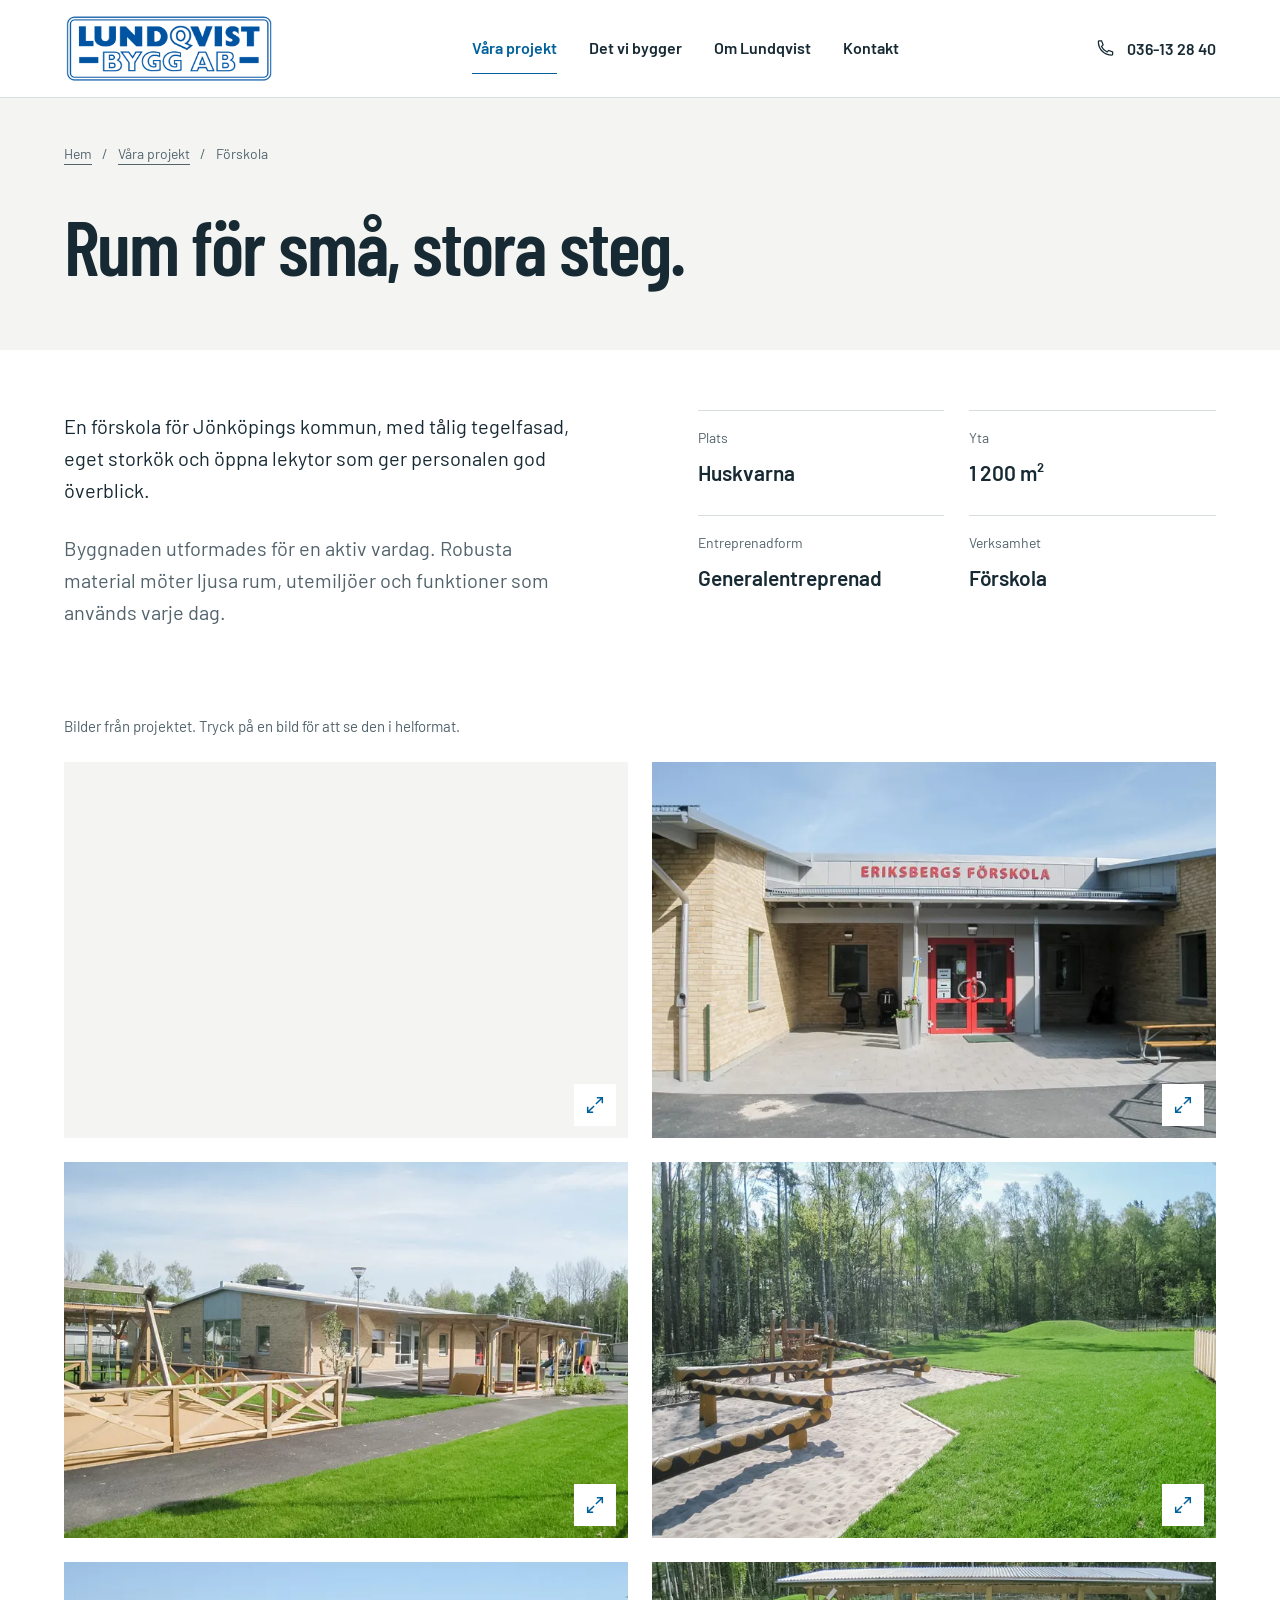
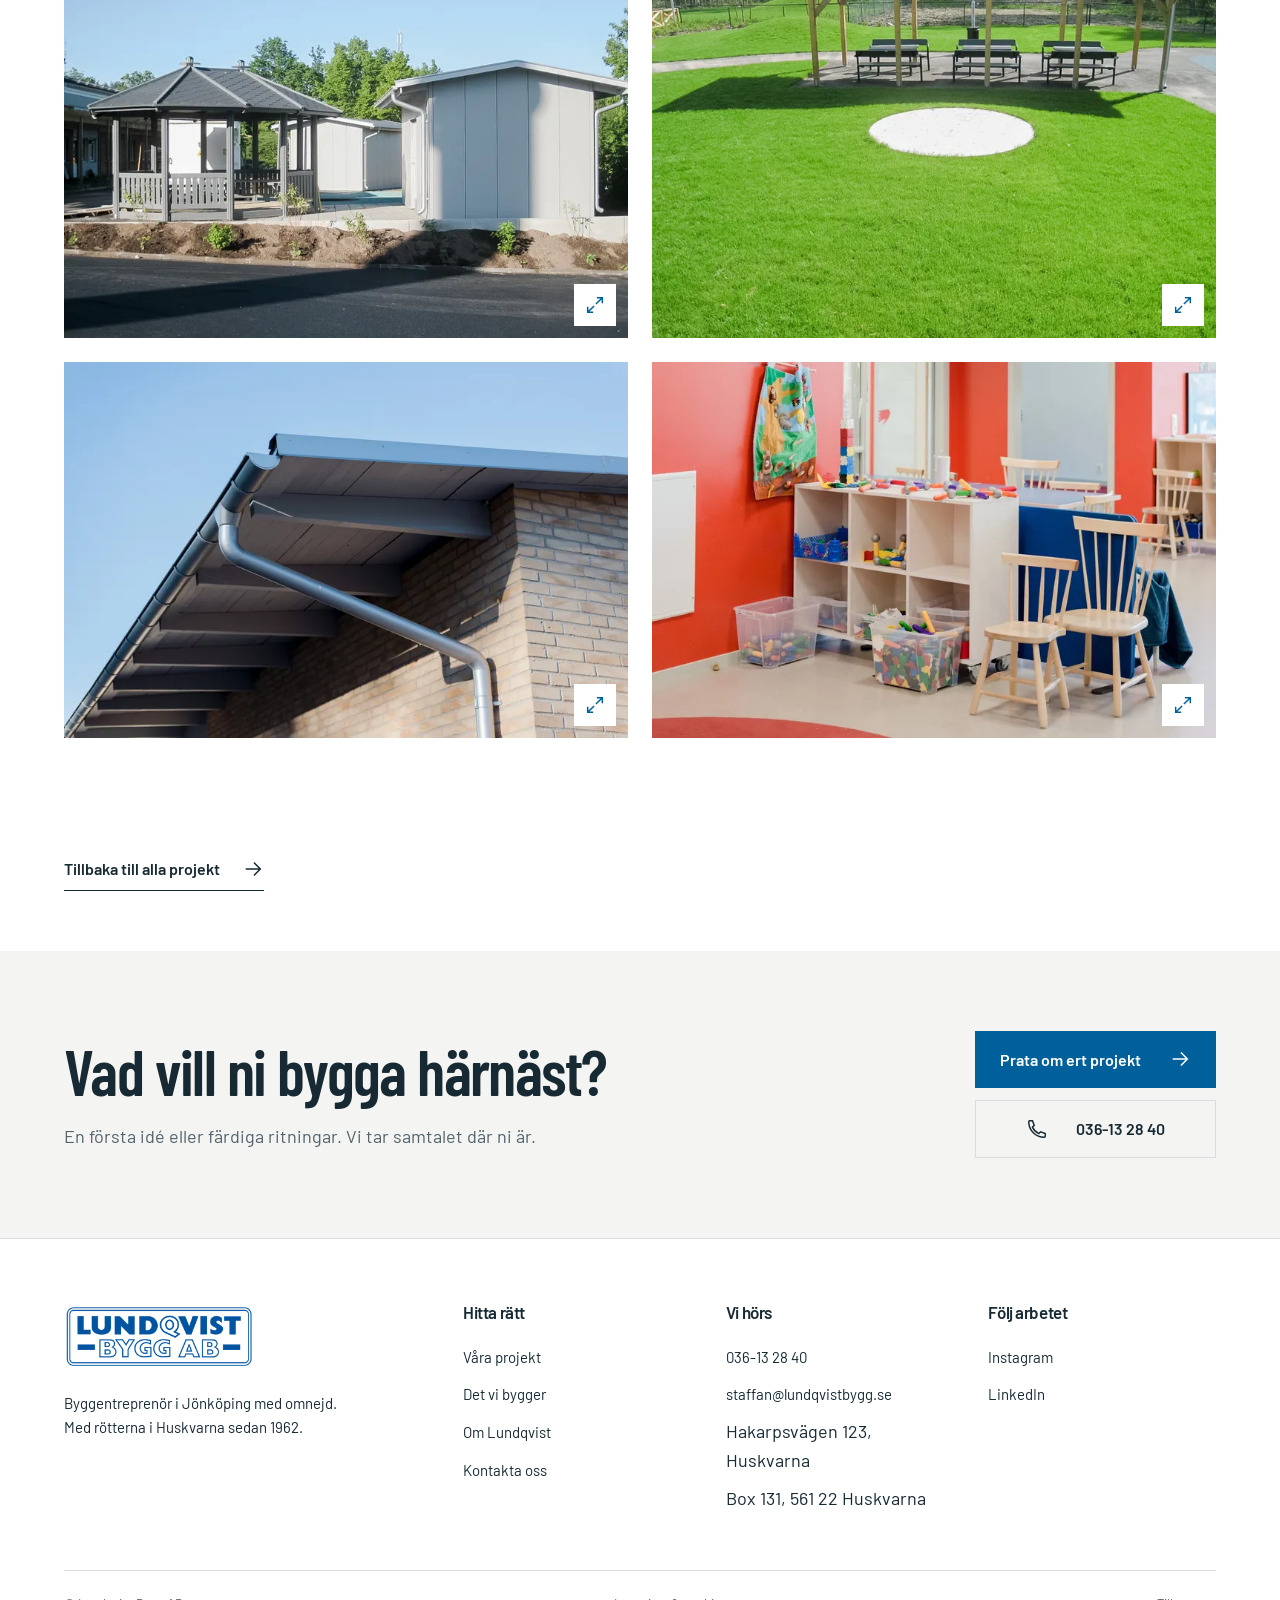
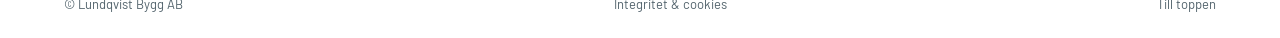
<file: projekt-forskola.html>
<!doctype html><html lang="sv"><head><meta charset="utf-8"><meta name="viewport" content="width=device-width,initial-scale=1"><title>Förskola i Huskvarna | Lundqvist Bygg</title><meta name="description" content="Förskola, 1 200 m² i Huskvarna. Generalentreprenad av Lundqvist Bygg. Se projektbilder och kontakta oss om ert byggprojekt."><meta name="robots" content="noindex,nofollow"><meta name="theme-color" content="#00609b"><link rel="canonical" href="https://lundqvist-bygg-design.carlzzon121.chatgpt.site/projekt-forskola.html"><meta property="og:type" content="website"><meta property="og:locale" content="sv_SE"><meta property="og:title" content="Förskola i Huskvarna | Lundqvist Bygg"><meta property="og:description" content="Förskola, 1 200 m² i Huskvarna. Generalentreprenad av Lundqvist Bygg. Se projektbilder och kontakta oss om ert byggprojekt."><meta property="og:url" content="https://lundqvist-bygg-design.carlzzon121.chatgpt.site/projekt-forskola.html"><meta property="og:image" content="https://lundqvist-bygg-design.carlzzon121.chatgpt.site/assets/forskola-34.webp"><meta name="twitter:card" content="summary_large_image"><link rel="icon" href="favicon.svg" type="image/svg+xml"><link rel="preload" href="assets/barlow-condensed.ttf" as="font" type="font/ttf" crossorigin><link rel="stylesheet" href="styles.css"><script type="application/ld+json">{"@context":"https://schema.org","@type":"GeneralContractor","name":"Lundqvist Bygg AB","url":"https://lundqvistbygg.se/","telephone":"+4636132840","email":"staffan@lundqvistbygg.se","foundingDate":"1962","address":{"@type":"PostalAddress","streetAddress":"Hakarpsvägen 123","addressLocality":"Huskvarna","addressCountry":"SE"},"areaServed":["Jönköping","Huskvarna"],"sameAs":["https://www.linkedin.com/company/lars-lundqvistbygg-ab/","https://www.instagram.com/lars_lundqvist_bygg/"]}</script><script src="script.js" defer></script></head><body id="top"><a class="skip" href="#main">Hoppa till innehåll</a><header class="header"><div class="wrap nav-shell"><a class="brand" href="index.html" aria-label="Lundqvist Bygg – startsida"><img src="assets/home-0.png" width="620" height="212" alt="Lundqvist Bygg AB"></a><nav class="nav" id="navigation" aria-label="Huvudmeny"><a href="projekt.html" aria-current="page">Våra projekt</a><a href="tjanster.html">Det vi bygger</a><a href="om-oss.html">Om Lundqvist</a><a href="kontakt.html">Kontakt</a></nav><a class="head-contact" href="tel:+4636132840"><svg viewBox="0 0 24 24" aria-hidden="true"><path d="M7 3H4a1 1 0 0 0-1 1c0 9.4 7.6 17 17 17a1 1 0 0 0 1-1v-3l-5-2-2 2a14 14 0 0 1-7-7l2-2-2-5Z"/></svg>036-13 28 40</a><button class="menu-toggle" aria-controls="navigation" aria-expanded="false"><span>Meny</span><svg viewBox="0 0 24 24" aria-hidden="true"><path d="M3 7h18M3 16h18"/></svg></button></div></header><main id="main"><section class="page-heading"><div class="wrap"><nav class="breadcrumbs" aria-label="Brödsmulor"><a href="index.html">Hem</a><span>/</span><a href="projekt.html">Våra projekt</a><span>/</span><span>Förskola</span></nav><h1>Rum för små, stora steg.</h1></div></section><div class="wrap project-overview"><div><p>En förskola för Jönköpings kommun, med tålig tegelfasad, eget storkök och öppna lekytor som ger personalen god överblick.</p><p class="muted">Byggnaden utformades för en aktiv vardag. Robusta material möter ljusa rum, utemiljöer och funktioner som används varje dag.</p></div><dl class="project-facts"><div><dt>Plats</dt><dd>Huskvarna</dd></div><div><dt>Yta</dt><dd>1 200 m²</dd></div><div><dt>Entreprenadform</dt><dd>Generalentreprenad</dd></div><div><dt>Verksamhet</dt><dd>Förskola</dd></div></dl></div><div class="wrap"><p class="gallery-note">Bilder från projektet. Tryck på en bild för att se den i helformat.</p></div><div class="wrap section gallery"><button data-gallery="assets/forskola-34.webp" aria-label="Öppna bild 1 av 8: Förskola"><img  src="assets/forskola-34.webp" srcset="assets/forskola-34-sm.webp 760w, assets/forskola-34.webp 1920w" sizes="(max-width:760px) 100vw, 50vw" alt="Förskola, Huskvarna – projektbild 1" width="1920" height="1509" fetchpriority="high" decoding="async"><span class="zoom"><svg viewBox="0 0 24 24" aria-hidden="true"><path d="M14 4h6v6M20 4l-7 7M10 20H4v-6m0 6 7-7"/></svg></span></button><button data-gallery="assets/forskola-30.webp" aria-label="Öppna bild 2 av 8: Förskola"><img  src="assets/forskola-30.webp" srcset="assets/forskola-30-sm.webp 760w, assets/forskola-30.webp 1920w" sizes="(max-width:760px) 100vw, 50vw" alt="Förskola, Huskvarna – projektbild 2" width="1920" height="1509" loading="lazy" decoding="async"><span class="zoom"><svg viewBox="0 0 24 24" aria-hidden="true"><path d="M14 4h6v6M20 4l-7 7M10 20H4v-6m0 6 7-7"/></svg></span></button><button data-gallery="assets/forskola-32.webp" aria-label="Öppna bild 3 av 8: Förskola"><img  src="assets/forskola-32.webp" srcset="assets/forskola-32-sm.webp 760w, assets/forskola-32.webp 1920w" sizes="(max-width:760px) 100vw, 50vw" alt="Förskola, Huskvarna – projektbild 3" width="1920" height="1509" loading="lazy" decoding="async"><span class="zoom"><svg viewBox="0 0 24 24" aria-hidden="true"><path d="M14 4h6v6M20 4l-7 7M10 20H4v-6m0 6 7-7"/></svg></span></button><button data-gallery="assets/forskola-29.webp" aria-label="Öppna bild 4 av 8: Förskola"><img  src="assets/forskola-29.webp" srcset="assets/forskola-29-sm.webp 760w, assets/forskola-29.webp 1920w" sizes="(max-width:760px) 100vw, 50vw" alt="Förskola, Huskvarna – projektbild 4" width="1920" height="1509" loading="lazy" decoding="async"><span class="zoom"><svg viewBox="0 0 24 24" aria-hidden="true"><path d="M14 4h6v6M20 4l-7 7M10 20H4v-6m0 6 7-7"/></svg></span></button><button data-gallery="assets/forskola-31.webp" aria-label="Öppna bild 5 av 8: Förskola"><img  src="assets/forskola-31.webp" srcset="assets/forskola-31-sm.webp 760w, assets/forskola-31.webp 1920w" sizes="(max-width:760px) 100vw, 50vw" alt="Förskola, Huskvarna – projektbild 5" width="1920" height="1509" loading="lazy" decoding="async"><span class="zoom"><svg viewBox="0 0 24 24" aria-hidden="true"><path d="M14 4h6v6M20 4l-7 7M10 20H4v-6m0 6 7-7"/></svg></span></button><button data-gallery="assets/forskola-33.webp" aria-label="Öppna bild 6 av 8: Förskola"><img  src="assets/forskola-33.webp" srcset="assets/forskola-33-sm.webp 760w, assets/forskola-33.webp 1920w" sizes="(max-width:760px) 100vw, 50vw" alt="Förskola, Huskvarna – projektbild 6" width="1920" height="1509" loading="lazy" decoding="async"><span class="zoom"><svg viewBox="0 0 24 24" aria-hidden="true"><path d="M14 4h6v6M20 4l-7 7M10 20H4v-6m0 6 7-7"/></svg></span></button><button data-gallery="assets/forskola-35.webp" aria-label="Öppna bild 7 av 8: Förskola"><img  src="assets/forskola-35.webp" srcset="assets/forskola-35-sm.webp 760w, assets/forskola-35.webp 1920w" sizes="(max-width:760px) 100vw, 50vw" alt="Förskola, Huskvarna – projektbild 7" width="1920" height="1282" loading="lazy" decoding="async"><span class="zoom"><svg viewBox="0 0 24 24" aria-hidden="true"><path d="M14 4h6v6M20 4l-7 7M10 20H4v-6m0 6 7-7"/></svg></span></button><button data-gallery="assets/forskola-36.webp" aria-label="Öppna bild 8 av 8: Förskola"><img  src="assets/forskola-36.webp" srcset="assets/forskola-36-sm.webp 760w, assets/forskola-36.webp 1920w" sizes="(max-width:760px) 100vw, 50vw" alt="Förskola, Huskvarna – projektbild 8" width="1920" height="1282" loading="lazy" decoding="async"><span class="zoom"><svg viewBox="0 0 24 24" aria-hidden="true"><path d="M14 4h6v6M20 4l-7 7M10 20H4v-6m0 6 7-7"/></svg></span></button></div><dialog class="lightbox" aria-label="Projektbilder"><button class="close">Stäng bildvisning</button><img src="assets/forskola-34.webp" alt="Förskola"><div class="lightbox-bar"><p class="lightbox-caption" aria-live="polite"></p><div class="lightbox-control"><button data-prev aria-label="Föregående bild"><svg viewBox="0 0 24 24" aria-hidden="true"><path d="m15 5-7 7 7 7"/></svg></button><button data-next aria-label="Nästa bild"><svg viewBox="0 0 24 24" aria-hidden="true"><path d="M4 12h15M13 5l7 7-7 7"/></svg></button></div></div></dialog><div class="wrap" style="padding-bottom:60px"><a class="text-link" href="projekt.html">Tillbaka till alla projekt <svg viewBox="0 0 24 24" aria-hidden="true"><path d="M4 12h15M13 5l7 7-7 7"/></svg></a></div><section class="cta"><div class="wrap cta-inner"><div><h2>Vad vill ni bygga härnäst?</h2><p>En första idé eller färdiga ritningar. Vi tar samtalet där ni är.</p></div><div class="cta-actions"><a class="button" href="kontakt.html">Prata om ert projekt <svg viewBox="0 0 24 24" aria-hidden="true"><path d="M4 12h15M13 5l7 7-7 7"/></svg></a><a class="button outline" href="tel:+4636132840"><svg viewBox="0 0 24 24" aria-hidden="true"><path d="M7 3H4a1 1 0 0 0-1 1c0 9.4 7.6 17 17 17a1 1 0 0 0 1-1v-3l-5-2-2 2a14 14 0 0 1-7-7l2-2-2-5Z"/></svg>036-13 28 40</a></div></div></section></main><footer class="footer"><div class="wrap"><div class="footer-top"><div class="footer-brand"><a class="brand" href="index.html"><img src="assets/home-0.png" width="620" height="212" loading="lazy" alt="Lundqvist Bygg AB"></a><p>Byggentreprenör i Jönköping med omnejd.<br>Med rötterna i Huskvarna sedan 1962.</p></div><div><h3>Hitta rätt</h3><ul><li><a href="projekt.html">Våra projekt</a></li><li><a href="tjanster.html">Det vi bygger</a></li><li><a href="om-oss.html">Om Lundqvist</a></li><li><a href="kontakt.html">Kontakta oss</a></li></ul></div><div><h3>Vi hörs</h3><ul><li><a href="tel:+4636132840">036-13 28 40</a></li><li><a href="mailto:staffan@lundqvistbygg.se">staffan@lundqvistbygg.se</a></li><li>Hakarpsvägen 123, Huskvarna</li><li>Box 131, 561 22 Huskvarna</li></ul></div><div class="footer-social"><h3>Följ arbetet</h3><ul><li><a href="https://www.instagram.com/lars_lundqvist_bygg/" target="_blank" rel="noopener noreferrer">Instagram</a></li><li><a href="https://www.linkedin.com/company/lars-lundqvistbygg-ab/" target="_blank" rel="noopener noreferrer">LinkedIn</a></li></ul></div></div><div class="footer-bottom"><span>© Lundqvist Bygg AB</span><a href="integritet.html">Integritet & cookies</a><a href="#top">Till toppen</a></div></div></footer><div class="mobile-contact" aria-label="Snabbkontakt"><a href="tel:+4636132840"><svg viewBox="0 0 24 24" aria-hidden="true"><path d="M7 3H4a1 1 0 0 0-1 1c0 9.4 7.6 17 17 17a1 1 0 0 0 1-1v-3l-5-2-2 2a14 14 0 0 1-7-7l2-2-2-5Z"/></svg>Ring oss</a><a href="mailto:staffan@lundqvistbygg.se"><svg viewBox="0 0 24 24" aria-hidden="true"><rect x="3" y="5" width="18" height="14" rx="1"/><path d="m3 6 9 7 9-7"/></svg>Mejla projektet</a></div></body></html>
</file>
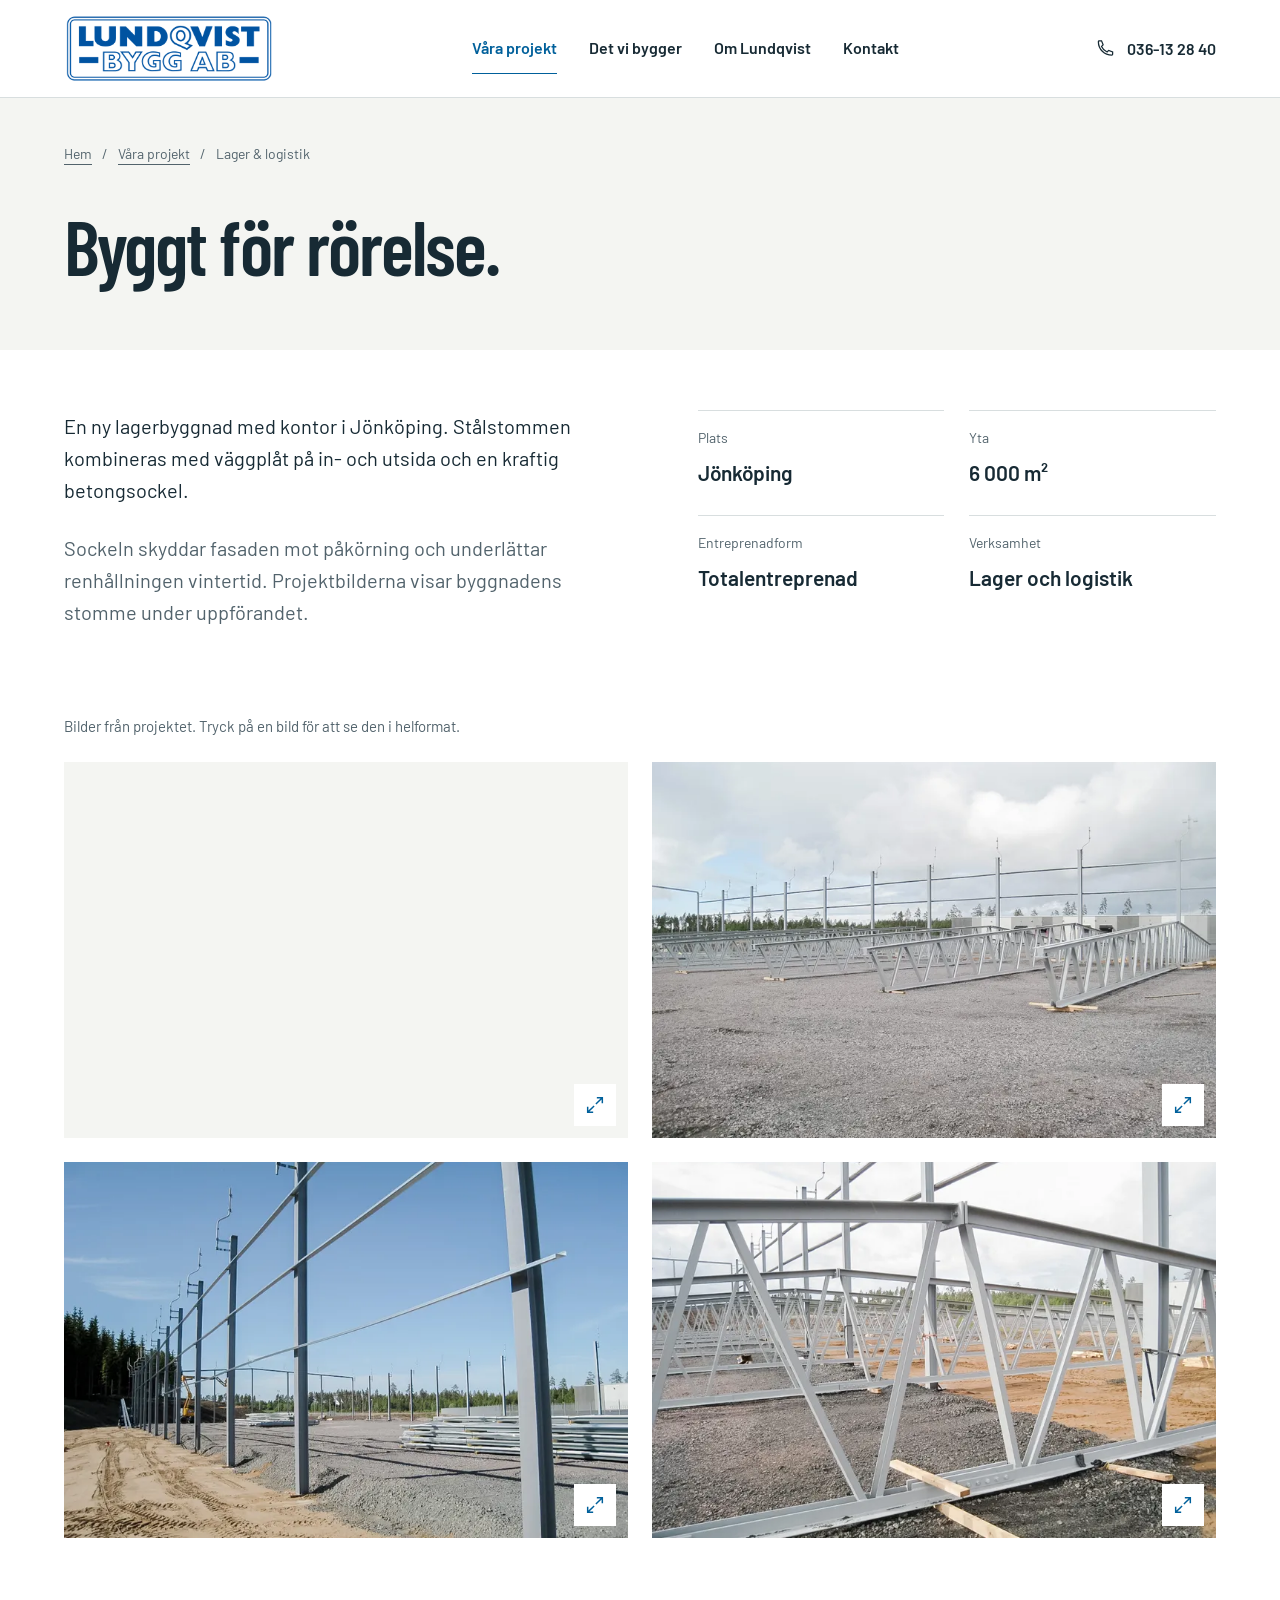
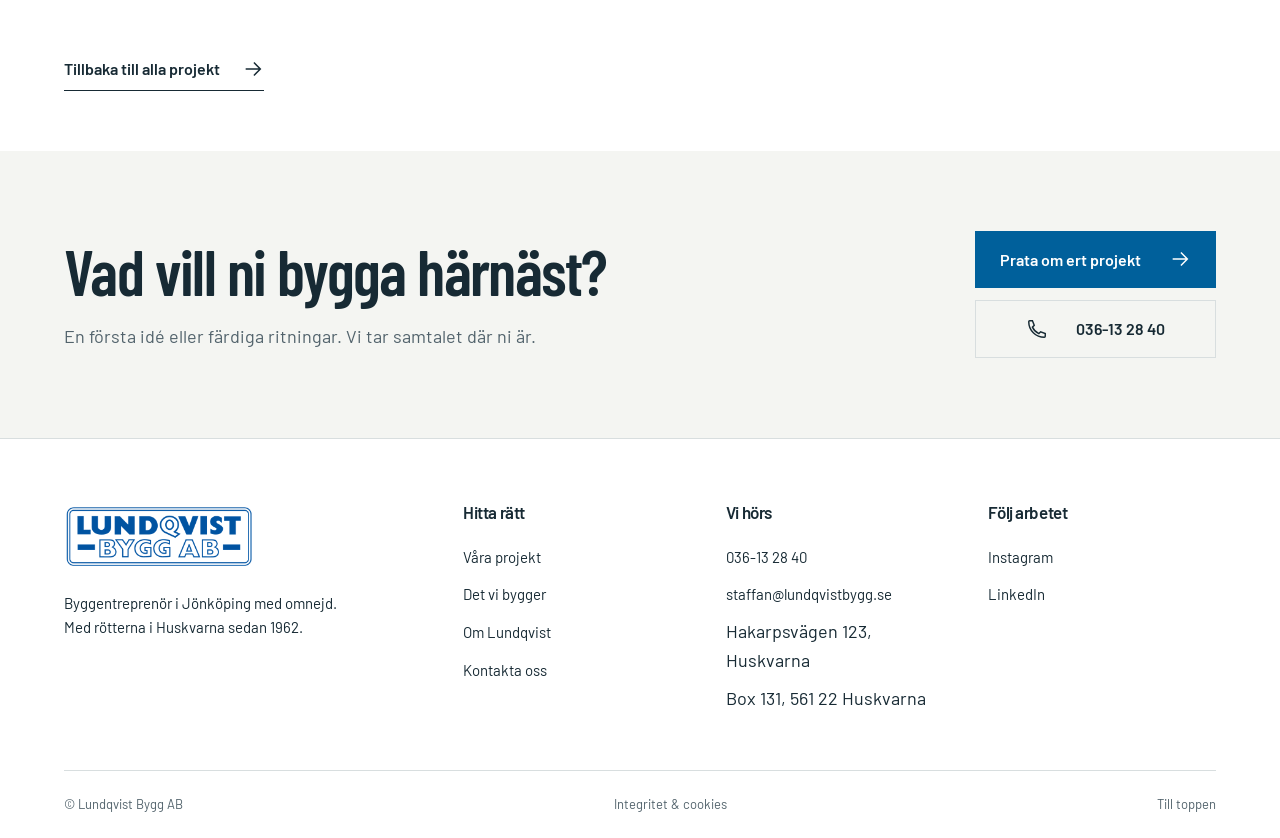
<file: projekt-lager-logistik.html>
<!doctype html><html lang="sv"><head><meta charset="utf-8"><meta name="viewport" content="width=device-width,initial-scale=1"><title>Lager &amp; logistik i Jönköping | Lundqvist Bygg</title><meta name="description" content="Lager &amp; logistik, 6 000 m² i Jönköping. Totalentreprenad av Lundqvist Bygg. Se projektbilder och kontakta oss om ert byggprojekt."><meta name="robots" content="noindex,nofollow"><meta name="theme-color" content="#00609b"><link rel="canonical" href="https://lundqvist-bygg-design.carlzzon121.chatgpt.site/projekt-lager-logistik.html"><meta property="og:type" content="website"><meta property="og:locale" content="sv_SE"><meta property="og:title" content="Lager &amp; logistik i Jönköping | Lundqvist Bygg"><meta property="og:description" content="Lager &amp; logistik, 6 000 m² i Jönköping. Totalentreprenad av Lundqvist Bygg. Se projektbilder och kontakta oss om ert byggprojekt."><meta property="og:url" content="https://lundqvist-bygg-design.carlzzon121.chatgpt.site/projekt-lager-logistik.html"><meta property="og:image" content="https://lundqvist-bygg-design.carlzzon121.chatgpt.site/assets/lager-27.webp"><meta name="twitter:card" content="summary_large_image"><link rel="icon" href="favicon.svg" type="image/svg+xml"><link rel="preload" href="assets/barlow-condensed.ttf" as="font" type="font/ttf" crossorigin><link rel="stylesheet" href="styles.css"><script type="application/ld+json">{"@context":"https://schema.org","@type":"GeneralContractor","name":"Lundqvist Bygg AB","url":"https://lundqvistbygg.se/","telephone":"+4636132840","email":"staffan@lundqvistbygg.se","foundingDate":"1962","address":{"@type":"PostalAddress","streetAddress":"Hakarpsvägen 123","addressLocality":"Huskvarna","addressCountry":"SE"},"areaServed":["Jönköping","Huskvarna"],"sameAs":["https://www.linkedin.com/company/lars-lundqvistbygg-ab/","https://www.instagram.com/lars_lundqvist_bygg/"]}</script><script src="script.js" defer></script></head><body id="top"><a class="skip" href="#main">Hoppa till innehåll</a><header class="header"><div class="wrap nav-shell"><a class="brand" href="index.html" aria-label="Lundqvist Bygg – startsida"><img src="assets/home-0.png" width="620" height="212" alt="Lundqvist Bygg AB"></a><nav class="nav" id="navigation" aria-label="Huvudmeny"><a href="projekt.html" aria-current="page">Våra projekt</a><a href="tjanster.html">Det vi bygger</a><a href="om-oss.html">Om Lundqvist</a><a href="kontakt.html">Kontakt</a></nav><a class="head-contact" href="tel:+4636132840"><svg viewBox="0 0 24 24" aria-hidden="true"><path d="M7 3H4a1 1 0 0 0-1 1c0 9.4 7.6 17 17 17a1 1 0 0 0 1-1v-3l-5-2-2 2a14 14 0 0 1-7-7l2-2-2-5Z"/></svg>036-13 28 40</a><button class="menu-toggle" aria-controls="navigation" aria-expanded="false"><span>Meny</span><svg viewBox="0 0 24 24" aria-hidden="true"><path d="M3 7h18M3 16h18"/></svg></button></div></header><main id="main"><section class="page-heading"><div class="wrap"><nav class="breadcrumbs" aria-label="Brödsmulor"><a href="index.html">Hem</a><span>/</span><a href="projekt.html">Våra projekt</a><span>/</span><span>Lager &amp; logistik</span></nav><h1>Byggt för rörelse.</h1></div></section><div class="wrap project-overview"><div><p>En ny lagerbyggnad med kontor i Jönköping. Stålstommen kombineras med väggplåt på in- och utsida och en kraftig betongsockel.</p><p class="muted">Sockeln skyddar fasaden mot påkörning och underlättar renhållningen vintertid. Projektbilderna visar byggnadens stomme under uppförandet.</p></div><dl class="project-facts"><div><dt>Plats</dt><dd>Jönköping</dd></div><div><dt>Yta</dt><dd>6 000 m²</dd></div><div><dt>Entreprenadform</dt><dd>Totalentreprenad</dd></div><div><dt>Verksamhet</dt><dd>Lager och logistik</dd></div></dl></div><div class="wrap"><p class="gallery-note">Bilder från projektet. Tryck på en bild för att se den i helformat.</p></div><div class="wrap section gallery"><button data-gallery="assets/lager-27.webp" aria-label="Öppna bild 1 av 4: Lager &amp; logistik"><img  src="assets/lager-27.webp" srcset="assets/lager-27-sm.webp 760w, assets/lager-27.webp 1920w" sizes="(max-width:760px) 100vw, 50vw" alt="Lager &amp; logistik, Jönköping – projektbild 1" width="1920" height="1509" fetchpriority="high" decoding="async"><span class="zoom"><svg viewBox="0 0 24 24" aria-hidden="true"><path d="M14 4h6v6M20 4l-7 7M10 20H4v-6m0 6 7-7"/></svg></span></button><button data-gallery="assets/lager-25.webp" aria-label="Öppna bild 2 av 4: Lager &amp; logistik"><img  src="assets/lager-25.webp" srcset="assets/lager-25-sm.webp 760w, assets/lager-25.webp 1920w" sizes="(max-width:760px) 100vw, 50vw" alt="Lager &amp; logistik, Jönköping – projektbild 2" width="1920" height="1509" loading="lazy" decoding="async"><span class="zoom"><svg viewBox="0 0 24 24" aria-hidden="true"><path d="M14 4h6v6M20 4l-7 7M10 20H4v-6m0 6 7-7"/></svg></span></button><button data-gallery="assets/lager-26.webp" aria-label="Öppna bild 3 av 4: Lager &amp; logistik"><img  src="assets/lager-26.webp" srcset="assets/lager-26-sm.webp 760w, assets/lager-26.webp 1920w" sizes="(max-width:760px) 100vw, 50vw" alt="Lager &amp; logistik, Jönköping – projektbild 3" width="1920" height="1509" loading="lazy" decoding="async"><span class="zoom"><svg viewBox="0 0 24 24" aria-hidden="true"><path d="M14 4h6v6M20 4l-7 7M10 20H4v-6m0 6 7-7"/></svg></span></button><button data-gallery="assets/lager-28.webp" aria-label="Öppna bild 4 av 4: Lager &amp; logistik"><img  src="assets/lager-28.webp" srcset="assets/lager-28-sm.webp 760w, assets/lager-28.webp 1920w" sizes="(max-width:760px) 100vw, 50vw" alt="Lager &amp; logistik, Jönköping – projektbild 4" width="1920" height="1509" loading="lazy" decoding="async"><span class="zoom"><svg viewBox="0 0 24 24" aria-hidden="true"><path d="M14 4h6v6M20 4l-7 7M10 20H4v-6m0 6 7-7"/></svg></span></button></div><dialog class="lightbox" aria-label="Projektbilder"><button class="close">Stäng bildvisning</button><img src="assets/lager-27.webp" alt="Lager & logistik"><div class="lightbox-bar"><p class="lightbox-caption" aria-live="polite"></p><div class="lightbox-control"><button data-prev aria-label="Föregående bild"><svg viewBox="0 0 24 24" aria-hidden="true"><path d="m15 5-7 7 7 7"/></svg></button><button data-next aria-label="Nästa bild"><svg viewBox="0 0 24 24" aria-hidden="true"><path d="M4 12h15M13 5l7 7-7 7"/></svg></button></div></div></dialog><div class="wrap" style="padding-bottom:60px"><a class="text-link" href="projekt.html">Tillbaka till alla projekt <svg viewBox="0 0 24 24" aria-hidden="true"><path d="M4 12h15M13 5l7 7-7 7"/></svg></a></div><section class="cta"><div class="wrap cta-inner"><div><h2>Vad vill ni bygga härnäst?</h2><p>En första idé eller färdiga ritningar. Vi tar samtalet där ni är.</p></div><div class="cta-actions"><a class="button" href="kontakt.html">Prata om ert projekt <svg viewBox="0 0 24 24" aria-hidden="true"><path d="M4 12h15M13 5l7 7-7 7"/></svg></a><a class="button outline" href="tel:+4636132840"><svg viewBox="0 0 24 24" aria-hidden="true"><path d="M7 3H4a1 1 0 0 0-1 1c0 9.4 7.6 17 17 17a1 1 0 0 0 1-1v-3l-5-2-2 2a14 14 0 0 1-7-7l2-2-2-5Z"/></svg>036-13 28 40</a></div></div></section></main><footer class="footer"><div class="wrap"><div class="footer-top"><div class="footer-brand"><a class="brand" href="index.html"><img src="assets/home-0.png" width="620" height="212" loading="lazy" alt="Lundqvist Bygg AB"></a><p>Byggentreprenör i Jönköping med omnejd.<br>Med rötterna i Huskvarna sedan 1962.</p></div><div><h3>Hitta rätt</h3><ul><li><a href="projekt.html">Våra projekt</a></li><li><a href="tjanster.html">Det vi bygger</a></li><li><a href="om-oss.html">Om Lundqvist</a></li><li><a href="kontakt.html">Kontakta oss</a></li></ul></div><div><h3>Vi hörs</h3><ul><li><a href="tel:+4636132840">036-13 28 40</a></li><li><a href="mailto:staffan@lundqvistbygg.se">staffan@lundqvistbygg.se</a></li><li>Hakarpsvägen 123, Huskvarna</li><li>Box 131, 561 22 Huskvarna</li></ul></div><div class="footer-social"><h3>Följ arbetet</h3><ul><li><a href="https://www.instagram.com/lars_lundqvist_bygg/" target="_blank" rel="noopener noreferrer">Instagram</a></li><li><a href="https://www.linkedin.com/company/lars-lundqvistbygg-ab/" target="_blank" rel="noopener noreferrer">LinkedIn</a></li></ul></div></div><div class="footer-bottom"><span>© Lundqvist Bygg AB</span><a href="integritet.html">Integritet & cookies</a><a href="#top">Till toppen</a></div></div></footer><div class="mobile-contact" aria-label="Snabbkontakt"><a href="tel:+4636132840"><svg viewBox="0 0 24 24" aria-hidden="true"><path d="M7 3H4a1 1 0 0 0-1 1c0 9.4 7.6 17 17 17a1 1 0 0 0 1-1v-3l-5-2-2 2a14 14 0 0 1-7-7l2-2-2-5Z"/></svg>Ring oss</a><a href="mailto:staffan@lundqvistbygg.se"><svg viewBox="0 0 24 24" aria-hidden="true"><rect x="3" y="5" width="18" height="14" rx="1"/><path d="m3 6 9 7 9-7"/></svg>Mejla projektet</a></div></body></html>
</file>
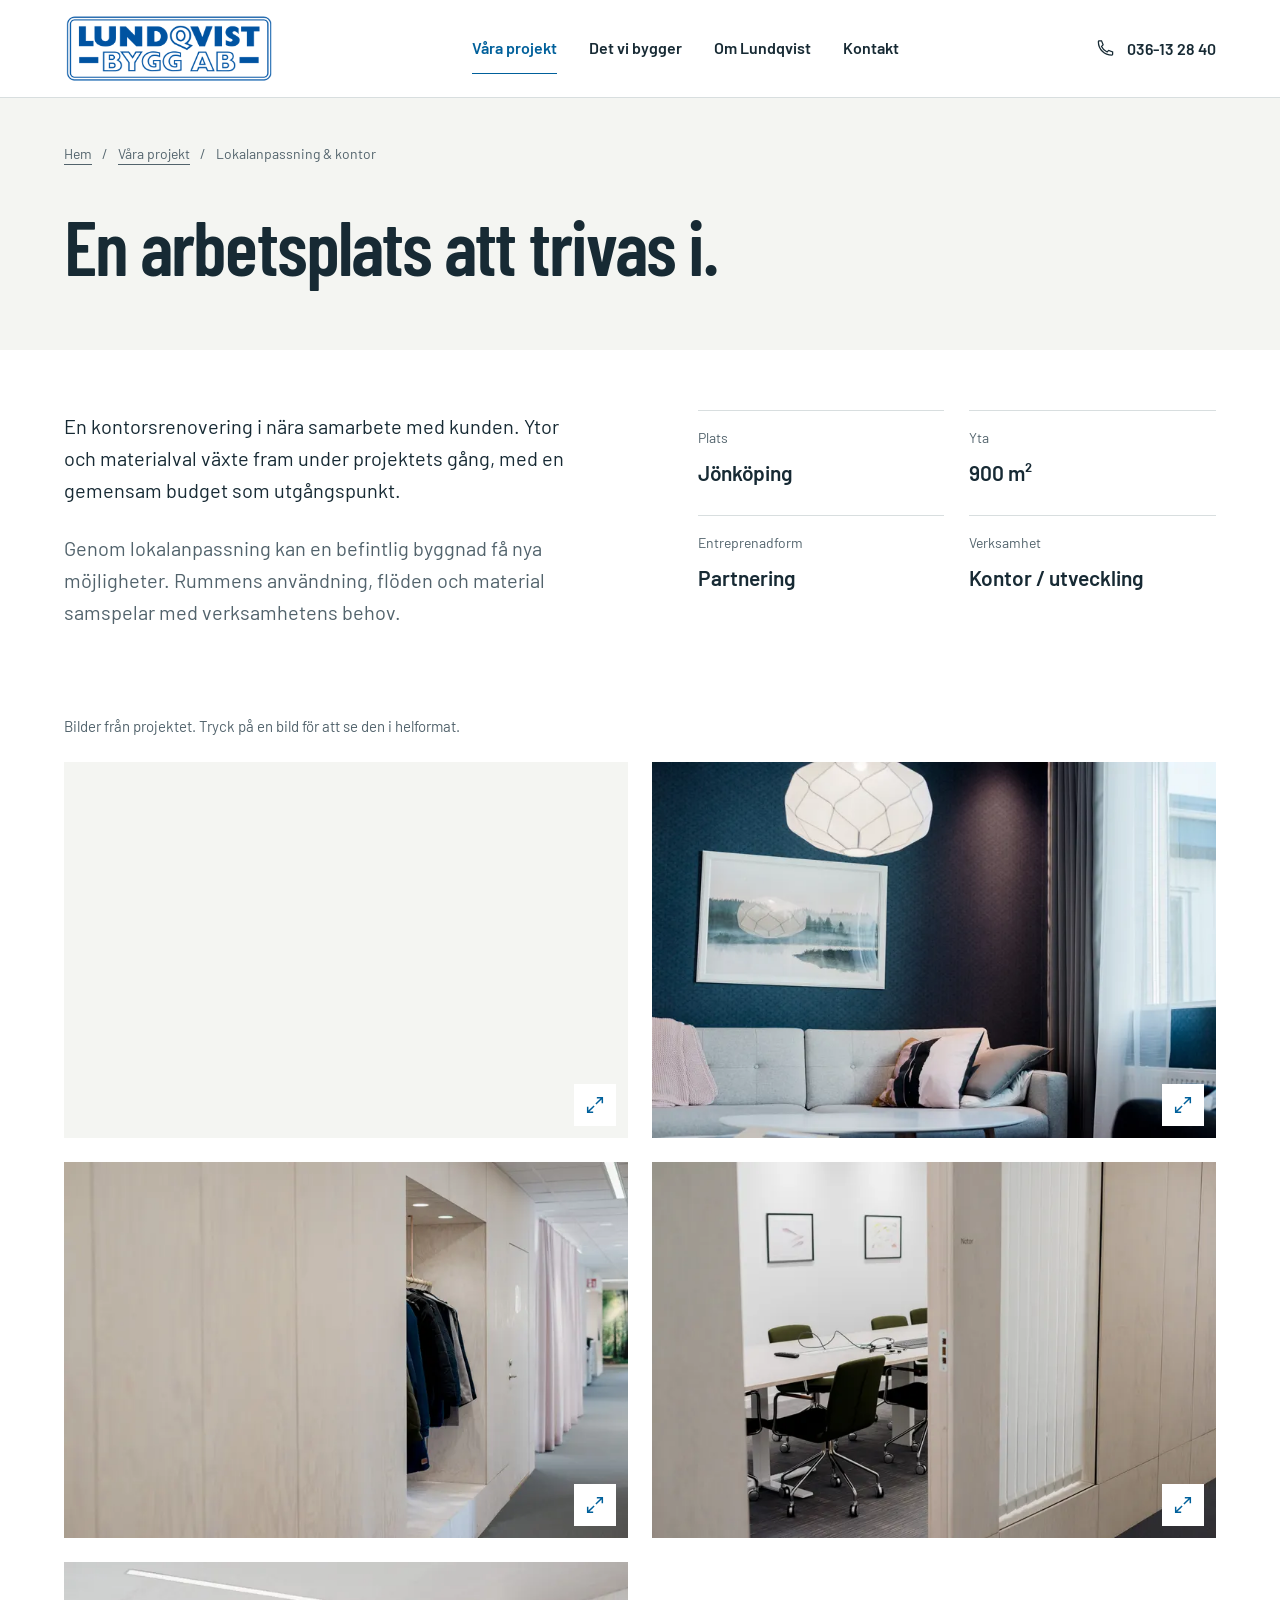
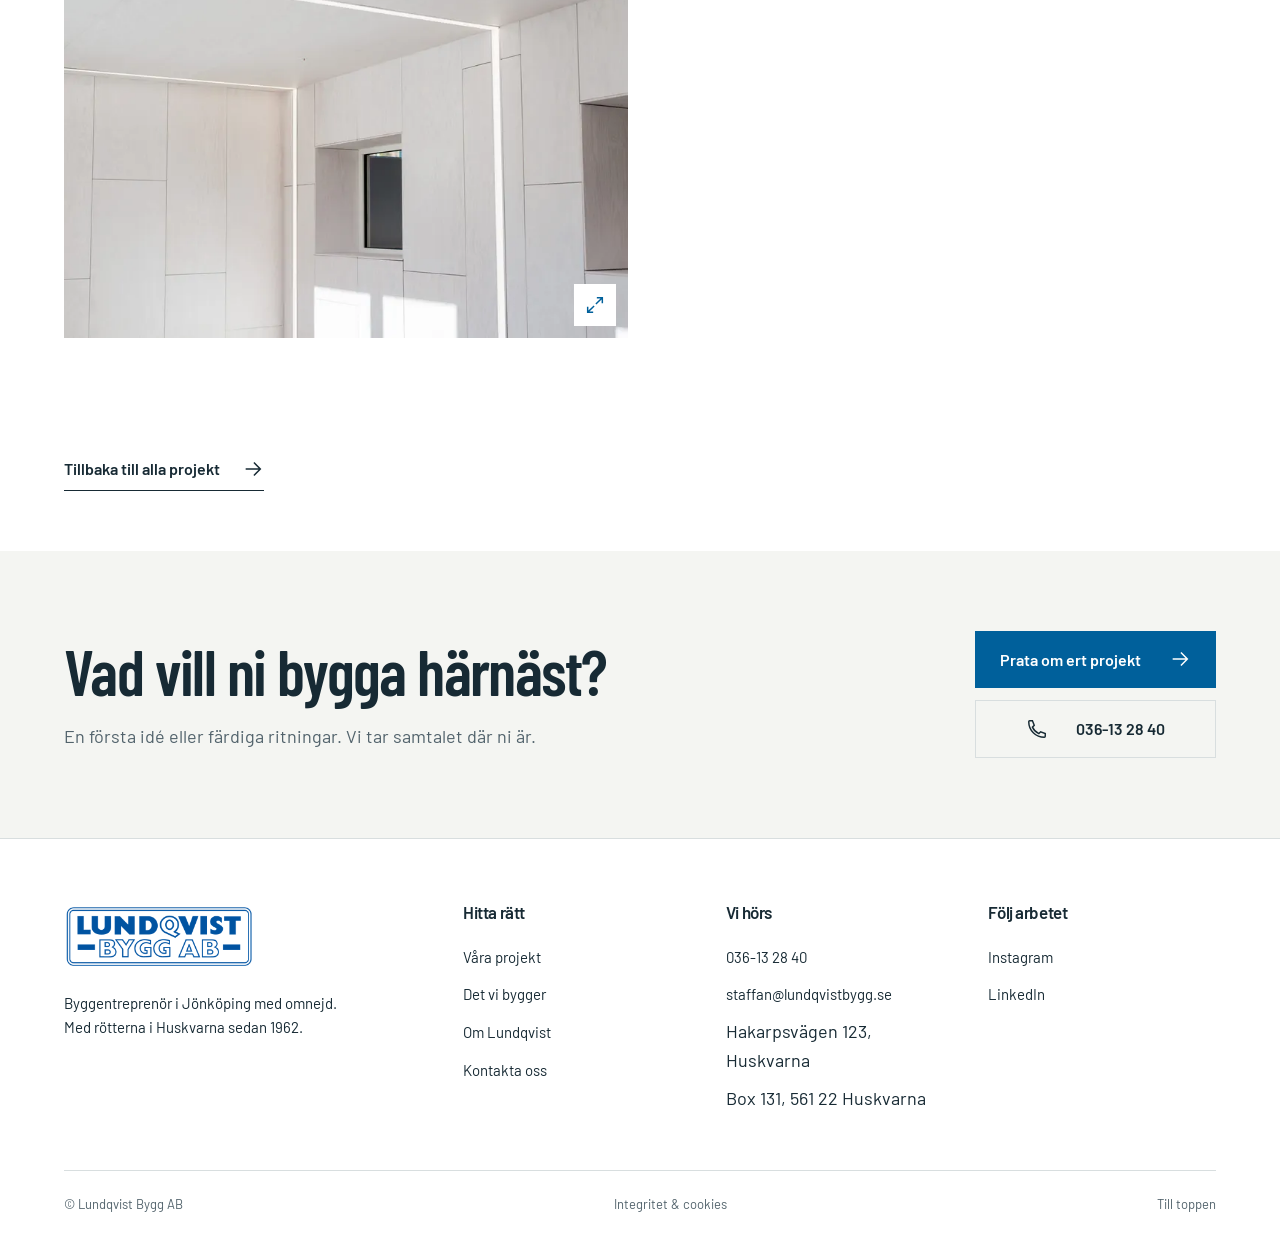
<file: projekt-lokalanpassning-kontor.html>
<!doctype html><html lang="sv"><head><meta charset="utf-8"><meta name="viewport" content="width=device-width,initial-scale=1"><title>Lokalanpassning &amp; kontor i Jönköping | Lundqvist Bygg</title><meta name="description" content="Lokalanpassning &amp; kontor, 900 m² i Jönköping. Partnering av Lundqvist Bygg. Se projektbilder och kontakta oss om ert byggprojekt."><meta name="robots" content="noindex,nofollow"><meta name="theme-color" content="#00609b"><link rel="canonical" href="https://lundqvist-bygg-design.carlzzon121.chatgpt.site/projekt-lokalanpassning-kontor.html"><meta property="og:type" content="website"><meta property="og:locale" content="sv_SE"><meta property="og:title" content="Lokalanpassning &amp; kontor i Jönköping | Lundqvist Bygg"><meta property="og:description" content="Lokalanpassning &amp; kontor, 900 m² i Jönköping. Partnering av Lundqvist Bygg. Se projektbilder och kontakta oss om ert byggprojekt."><meta property="og:url" content="https://lundqvist-bygg-design.carlzzon121.chatgpt.site/projekt-lokalanpassning-kontor.html"><meta property="og:image" content="https://lundqvist-bygg-design.carlzzon121.chatgpt.site/assets/kontor-48.webp"><meta name="twitter:card" content="summary_large_image"><link rel="icon" href="favicon.svg" type="image/svg+xml"><link rel="preload" href="assets/barlow-condensed.ttf" as="font" type="font/ttf" crossorigin><link rel="stylesheet" href="styles.css"><script type="application/ld+json">{"@context":"https://schema.org","@type":"GeneralContractor","name":"Lundqvist Bygg AB","url":"https://lundqvistbygg.se/","telephone":"+4636132840","email":"staffan@lundqvistbygg.se","foundingDate":"1962","address":{"@type":"PostalAddress","streetAddress":"Hakarpsvägen 123","addressLocality":"Huskvarna","addressCountry":"SE"},"areaServed":["Jönköping","Huskvarna"],"sameAs":["https://www.linkedin.com/company/lars-lundqvistbygg-ab/","https://www.instagram.com/lars_lundqvist_bygg/"]}</script><script src="script.js" defer></script></head><body id="top"><a class="skip" href="#main">Hoppa till innehåll</a><header class="header"><div class="wrap nav-shell"><a class="brand" href="index.html" aria-label="Lundqvist Bygg – startsida"><img src="assets/home-0.png" width="620" height="212" alt="Lundqvist Bygg AB"></a><nav class="nav" id="navigation" aria-label="Huvudmeny"><a href="projekt.html" aria-current="page">Våra projekt</a><a href="tjanster.html">Det vi bygger</a><a href="om-oss.html">Om Lundqvist</a><a href="kontakt.html">Kontakt</a></nav><a class="head-contact" href="tel:+4636132840"><svg viewBox="0 0 24 24" aria-hidden="true"><path d="M7 3H4a1 1 0 0 0-1 1c0 9.4 7.6 17 17 17a1 1 0 0 0 1-1v-3l-5-2-2 2a14 14 0 0 1-7-7l2-2-2-5Z"/></svg>036-13 28 40</a><button class="menu-toggle" aria-controls="navigation" aria-expanded="false"><span>Meny</span><svg viewBox="0 0 24 24" aria-hidden="true"><path d="M3 7h18M3 16h18"/></svg></button></div></header><main id="main"><section class="page-heading"><div class="wrap"><nav class="breadcrumbs" aria-label="Brödsmulor"><a href="index.html">Hem</a><span>/</span><a href="projekt.html">Våra projekt</a><span>/</span><span>Lokalanpassning &amp; kontor</span></nav><h1>En arbetsplats att trivas i.</h1></div></section><div class="wrap project-overview"><div><p>En kontorsrenovering i nära samarbete med kunden. Ytor och materialval växte fram under projektets gång, med en gemensam budget som utgångspunkt.</p><p class="muted">Genom lokalanpassning kan en befintlig byggnad få nya möjligheter. Rummens användning, flöden och material samspelar med verksamhetens behov.</p></div><dl class="project-facts"><div><dt>Plats</dt><dd>Jönköping</dd></div><div><dt>Yta</dt><dd>900 m²</dd></div><div><dt>Entreprenadform</dt><dd>Partnering</dd></div><div><dt>Verksamhet</dt><dd>Kontor / utveckling</dd></div></dl></div><div class="wrap"><p class="gallery-note">Bilder från projektet. Tryck på en bild för att se den i helformat.</p></div><div class="wrap section gallery"><button data-gallery="assets/kontor-48.webp" aria-label="Öppna bild 1 av 5: Lokalanpassning &amp; kontor"><img  src="assets/kontor-48.webp" srcset="assets/kontor-48-sm.webp 760w, assets/kontor-48.webp 1618w" sizes="(max-width:760px) 100vw, 50vw" alt="Lokalanpassning &amp; kontor, Jönköping – projektbild 1" width="1618" height="1080" fetchpriority="high" decoding="async"><span class="zoom"><svg viewBox="0 0 24 24" aria-hidden="true"><path d="M14 4h6v6M20 4l-7 7M10 20H4v-6m0 6 7-7"/></svg></span></button><button data-gallery="assets/kontor-45.webp" aria-label="Öppna bild 2 av 5: Lokalanpassning &amp; kontor"><img  src="assets/kontor-45.webp" srcset="assets/kontor-45-sm.webp 760w, assets/kontor-45.webp 1920w" sizes="(max-width:760px) 100vw, 50vw" alt="Lokalanpassning &amp; kontor, Jönköping – projektbild 2" width="1920" height="1282" loading="lazy" decoding="async"><span class="zoom"><svg viewBox="0 0 24 24" aria-hidden="true"><path d="M14 4h6v6M20 4l-7 7M10 20H4v-6m0 6 7-7"/></svg></span></button><button data-gallery="assets/kontor-46.webp" aria-label="Öppna bild 3 av 5: Lokalanpassning &amp; kontor"><img  src="assets/kontor-46.webp" srcset="assets/kontor-46-sm.webp 760w, assets/kontor-46.webp 1920w" sizes="(max-width:760px) 100vw, 50vw" alt="Lokalanpassning &amp; kontor, Jönköping – projektbild 3" width="1920" height="1282" loading="lazy" decoding="async"><span class="zoom"><svg viewBox="0 0 24 24" aria-hidden="true"><path d="M14 4h6v6M20 4l-7 7M10 20H4v-6m0 6 7-7"/></svg></span></button><button data-gallery="assets/kontor-47.webp" aria-label="Öppna bild 4 av 5: Lokalanpassning &amp; kontor"><img  src="assets/kontor-47.webp" srcset="assets/kontor-47-sm.webp 760w, assets/kontor-47.webp 1920w" sizes="(max-width:760px) 100vw, 50vw" alt="Lokalanpassning &amp; kontor, Jönköping – projektbild 4" width="1920" height="1282" loading="lazy" decoding="async"><span class="zoom"><svg viewBox="0 0 24 24" aria-hidden="true"><path d="M14 4h6v6M20 4l-7 7M10 20H4v-6m0 6 7-7"/></svg></span></button><button data-gallery="assets/kontor-44.webp" aria-label="Öppna bild 5 av 5: Lokalanpassning &amp; kontor"><img  src="assets/kontor-44.webp" srcset="assets/kontor-44-sm.webp 760w, assets/kontor-44.webp 1920w" sizes="(max-width:760px) 100vw, 50vw" alt="Lokalanpassning &amp; kontor, Jönköping – projektbild 5" width="1920" height="1282" loading="lazy" decoding="async"><span class="zoom"><svg viewBox="0 0 24 24" aria-hidden="true"><path d="M14 4h6v6M20 4l-7 7M10 20H4v-6m0 6 7-7"/></svg></span></button></div><dialog class="lightbox" aria-label="Projektbilder"><button class="close">Stäng bildvisning</button><img src="assets/kontor-48.webp" alt="Lokalanpassning & kontor"><div class="lightbox-bar"><p class="lightbox-caption" aria-live="polite"></p><div class="lightbox-control"><button data-prev aria-label="Föregående bild"><svg viewBox="0 0 24 24" aria-hidden="true"><path d="m15 5-7 7 7 7"/></svg></button><button data-next aria-label="Nästa bild"><svg viewBox="0 0 24 24" aria-hidden="true"><path d="M4 12h15M13 5l7 7-7 7"/></svg></button></div></div></dialog><div class="wrap" style="padding-bottom:60px"><a class="text-link" href="projekt.html">Tillbaka till alla projekt <svg viewBox="0 0 24 24" aria-hidden="true"><path d="M4 12h15M13 5l7 7-7 7"/></svg></a></div><section class="cta"><div class="wrap cta-inner"><div><h2>Vad vill ni bygga härnäst?</h2><p>En första idé eller färdiga ritningar. Vi tar samtalet där ni är.</p></div><div class="cta-actions"><a class="button" href="kontakt.html">Prata om ert projekt <svg viewBox="0 0 24 24" aria-hidden="true"><path d="M4 12h15M13 5l7 7-7 7"/></svg></a><a class="button outline" href="tel:+4636132840"><svg viewBox="0 0 24 24" aria-hidden="true"><path d="M7 3H4a1 1 0 0 0-1 1c0 9.4 7.6 17 17 17a1 1 0 0 0 1-1v-3l-5-2-2 2a14 14 0 0 1-7-7l2-2-2-5Z"/></svg>036-13 28 40</a></div></div></section></main><footer class="footer"><div class="wrap"><div class="footer-top"><div class="footer-brand"><a class="brand" href="index.html"><img src="assets/home-0.png" width="620" height="212" loading="lazy" alt="Lundqvist Bygg AB"></a><p>Byggentreprenör i Jönköping med omnejd.<br>Med rötterna i Huskvarna sedan 1962.</p></div><div><h3>Hitta rätt</h3><ul><li><a href="projekt.html">Våra projekt</a></li><li><a href="tjanster.html">Det vi bygger</a></li><li><a href="om-oss.html">Om Lundqvist</a></li><li><a href="kontakt.html">Kontakta oss</a></li></ul></div><div><h3>Vi hörs</h3><ul><li><a href="tel:+4636132840">036-13 28 40</a></li><li><a href="mailto:staffan@lundqvistbygg.se">staffan@lundqvistbygg.se</a></li><li>Hakarpsvägen 123, Huskvarna</li><li>Box 131, 561 22 Huskvarna</li></ul></div><div class="footer-social"><h3>Följ arbetet</h3><ul><li><a href="https://www.instagram.com/lars_lundqvist_bygg/" target="_blank" rel="noopener noreferrer">Instagram</a></li><li><a href="https://www.linkedin.com/company/lars-lundqvistbygg-ab/" target="_blank" rel="noopener noreferrer">LinkedIn</a></li></ul></div></div><div class="footer-bottom"><span>© Lundqvist Bygg AB</span><a href="integritet.html">Integritet & cookies</a><a href="#top">Till toppen</a></div></div></footer><div class="mobile-contact" aria-label="Snabbkontakt"><a href="tel:+4636132840"><svg viewBox="0 0 24 24" aria-hidden="true"><path d="M7 3H4a1 1 0 0 0-1 1c0 9.4 7.6 17 17 17a1 1 0 0 0 1-1v-3l-5-2-2 2a14 14 0 0 1-7-7l2-2-2-5Z"/></svg>Ring oss</a><a href="mailto:staffan@lundqvistbygg.se"><svg viewBox="0 0 24 24" aria-hidden="true"><rect x="3" y="5" width="18" height="14" rx="1"/><path d="m3 6 9 7 9-7"/></svg>Mejla projektet</a></div></body></html>
</file>
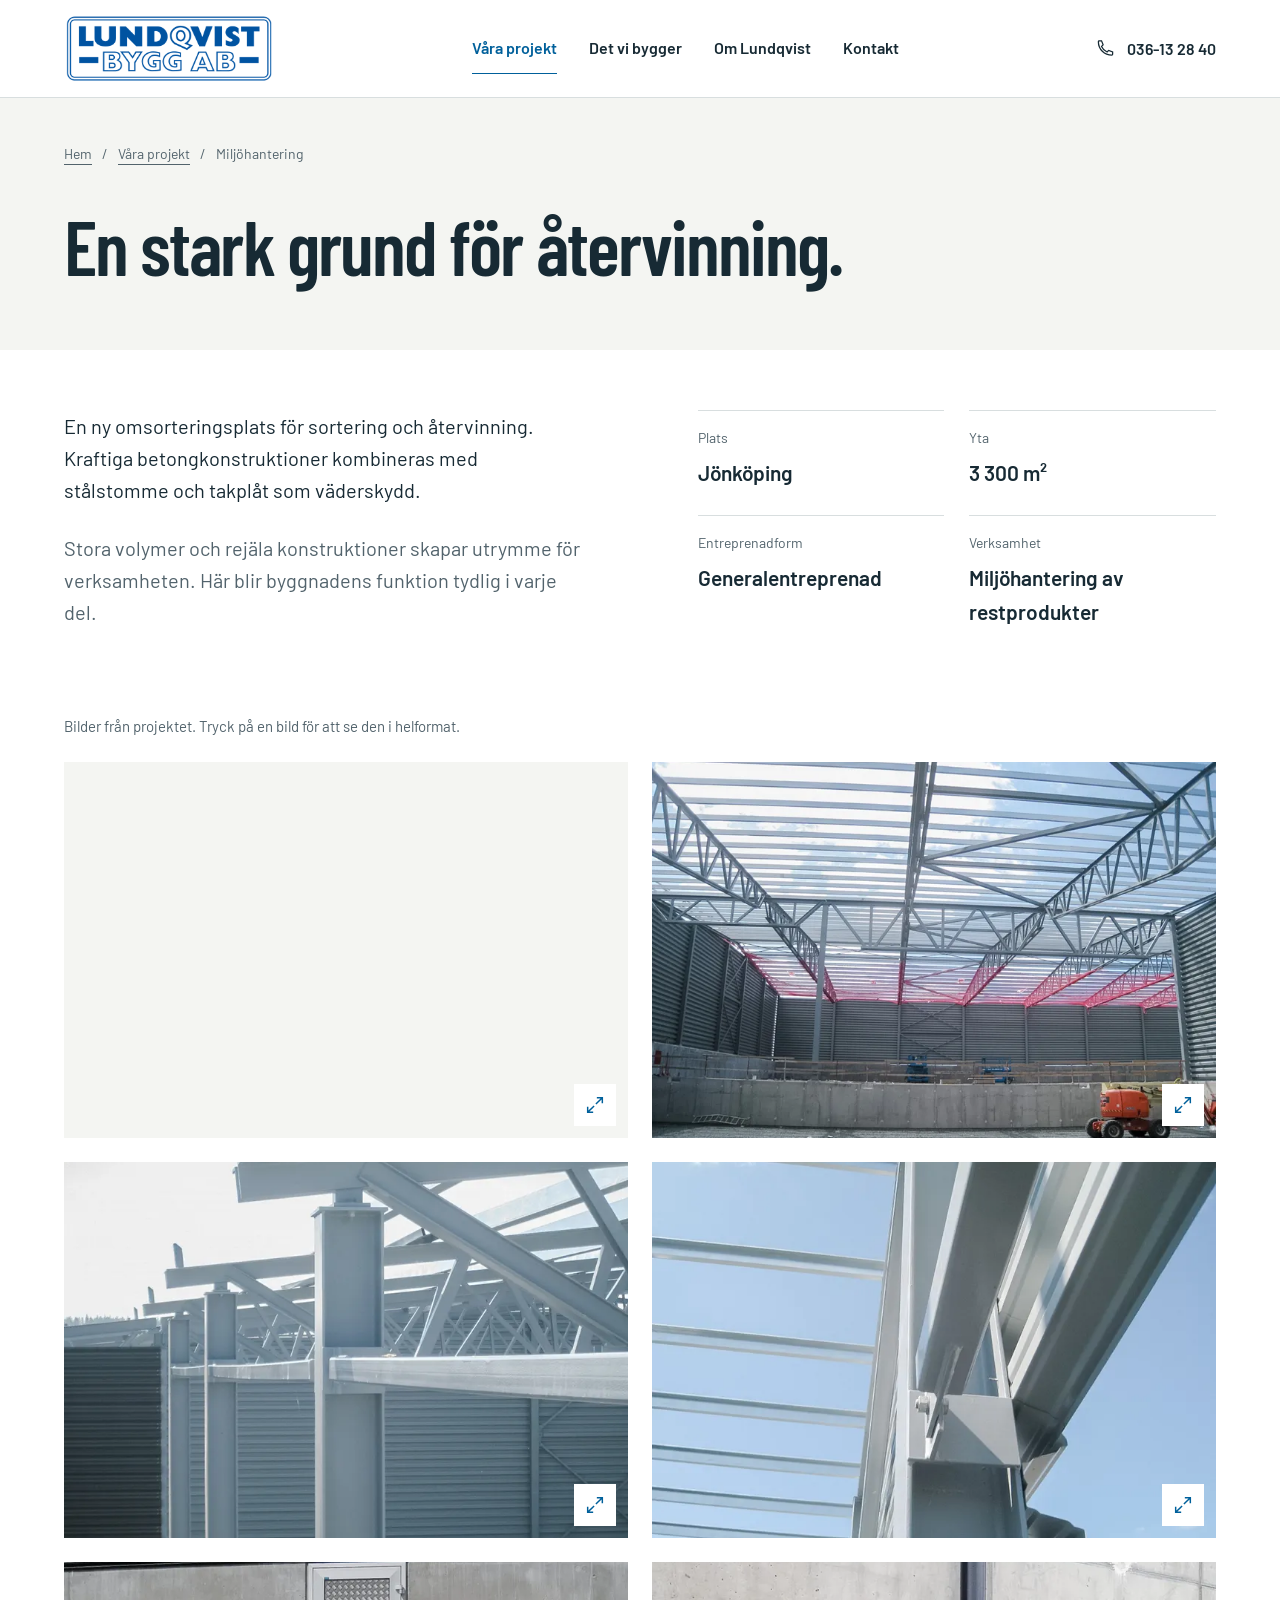
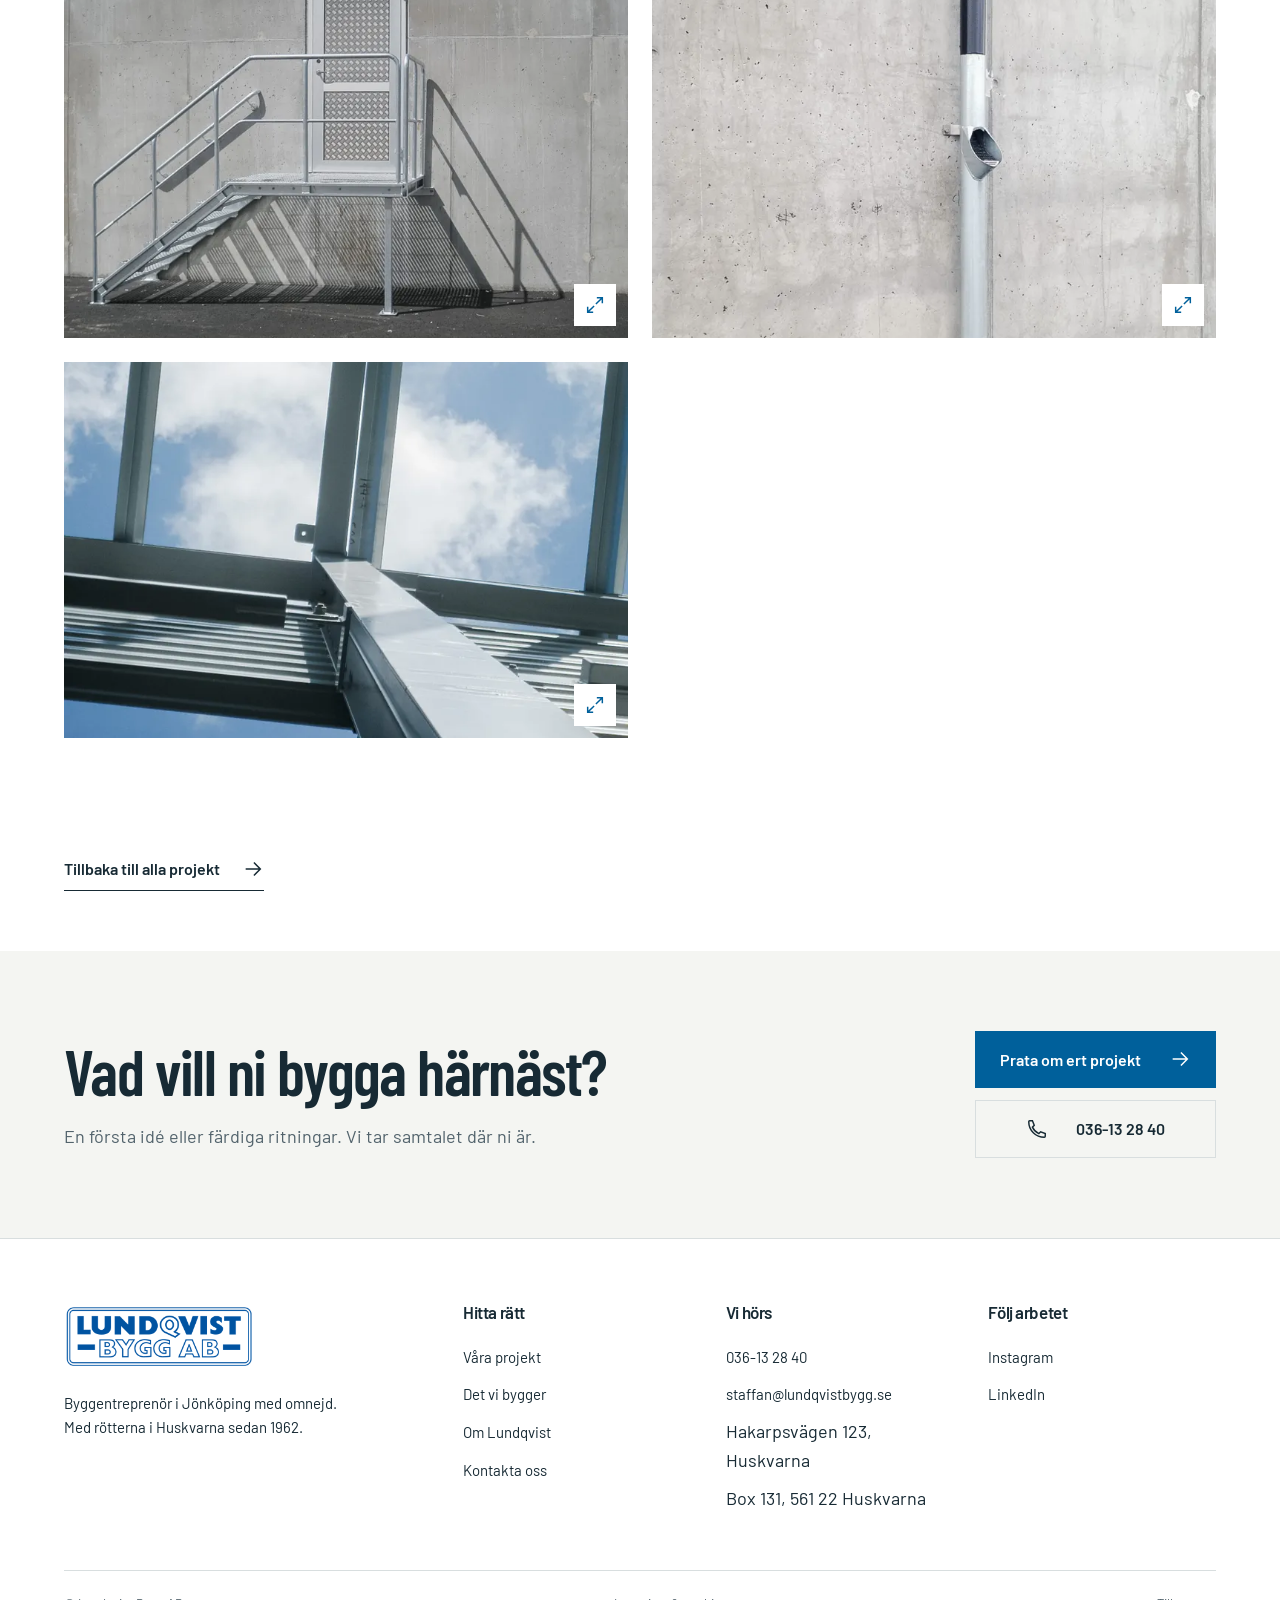
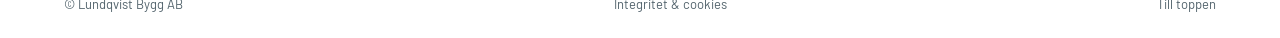
<file: projekt-miljohantering.html>
<!doctype html><html lang="sv"><head><meta charset="utf-8"><meta name="viewport" content="width=device-width,initial-scale=1"><title>Miljöhantering i Jönköping | Lundqvist Bygg</title><meta name="description" content="Miljöhantering, 3 300 m² i Jönköping. Generalentreprenad av Lundqvist Bygg. Se projektbilder och kontakta oss om ert byggprojekt."><meta name="robots" content="noindex,nofollow"><meta name="theme-color" content="#00609b"><link rel="canonical" href="https://lundqvist-bygg-design.carlzzon121.chatgpt.site/projekt-miljohantering.html"><meta property="og:type" content="website"><meta property="og:locale" content="sv_SE"><meta property="og:title" content="Miljöhantering i Jönköping | Lundqvist Bygg"><meta property="og:description" content="Miljöhantering, 3 300 m² i Jönköping. Generalentreprenad av Lundqvist Bygg. Se projektbilder och kontakta oss om ert byggprojekt."><meta property="og:url" content="https://lundqvist-bygg-design.carlzzon121.chatgpt.site/projekt-miljohantering.html"><meta property="og:image" content="https://lundqvist-bygg-design.carlzzon121.chatgpt.site/assets/miljo-43.webp"><meta name="twitter:card" content="summary_large_image"><link rel="icon" href="favicon.svg" type="image/svg+xml"><link rel="preload" href="assets/barlow-condensed.ttf" as="font" type="font/ttf" crossorigin><link rel="stylesheet" href="styles.css"><script type="application/ld+json">{"@context":"https://schema.org","@type":"GeneralContractor","name":"Lundqvist Bygg AB","url":"https://lundqvistbygg.se/","telephone":"+4636132840","email":"staffan@lundqvistbygg.se","foundingDate":"1962","address":{"@type":"PostalAddress","streetAddress":"Hakarpsvägen 123","addressLocality":"Huskvarna","addressCountry":"SE"},"areaServed":["Jönköping","Huskvarna"],"sameAs":["https://www.linkedin.com/company/lars-lundqvistbygg-ab/","https://www.instagram.com/lars_lundqvist_bygg/"]}</script><script src="script.js" defer></script></head><body id="top"><a class="skip" href="#main">Hoppa till innehåll</a><header class="header"><div class="wrap nav-shell"><a class="brand" href="index.html" aria-label="Lundqvist Bygg – startsida"><img src="assets/home-0.png" width="620" height="212" alt="Lundqvist Bygg AB"></a><nav class="nav" id="navigation" aria-label="Huvudmeny"><a href="projekt.html" aria-current="page">Våra projekt</a><a href="tjanster.html">Det vi bygger</a><a href="om-oss.html">Om Lundqvist</a><a href="kontakt.html">Kontakt</a></nav><a class="head-contact" href="tel:+4636132840"><svg viewBox="0 0 24 24" aria-hidden="true"><path d="M7 3H4a1 1 0 0 0-1 1c0 9.4 7.6 17 17 17a1 1 0 0 0 1-1v-3l-5-2-2 2a14 14 0 0 1-7-7l2-2-2-5Z"/></svg>036-13 28 40</a><button class="menu-toggle" aria-controls="navigation" aria-expanded="false"><span>Meny</span><svg viewBox="0 0 24 24" aria-hidden="true"><path d="M3 7h18M3 16h18"/></svg></button></div></header><main id="main"><section class="page-heading"><div class="wrap"><nav class="breadcrumbs" aria-label="Brödsmulor"><a href="index.html">Hem</a><span>/</span><a href="projekt.html">Våra projekt</a><span>/</span><span>Miljöhantering</span></nav><h1>En stark grund för återvinning.</h1></div></section><div class="wrap project-overview"><div><p>En ny omsorteringsplats för sortering och återvinning. Kraftiga betongkonstruktioner kombineras med stålstomme och takplåt som väderskydd.</p><p class="muted">Stora volymer och rejäla konstruktioner skapar utrymme för verksamheten. Här blir byggnadens funktion tydlig i varje del.</p></div><dl class="project-facts"><div><dt>Plats</dt><dd>Jönköping</dd></div><div><dt>Yta</dt><dd>3 300 m²</dd></div><div><dt>Entreprenadform</dt><dd>Generalentreprenad</dd></div><div><dt>Verksamhet</dt><dd>Miljöhantering av restprodukter</dd></div></dl></div><div class="wrap"><p class="gallery-note">Bilder från projektet. Tryck på en bild för att se den i helformat.</p></div><div class="wrap section gallery"><button data-gallery="assets/miljo-43.webp" aria-label="Öppna bild 1 av 7: Miljöhantering"><img  src="assets/miljo-43.webp" srcset="assets/miljo-43-sm.webp 760w, assets/miljo-43.webp 1920w" sizes="(max-width:760px) 100vw, 50vw" alt="Miljöhantering, Jönköping – projektbild 1" width="1920" height="1509" fetchpriority="high" decoding="async"><span class="zoom"><svg viewBox="0 0 24 24" aria-hidden="true"><path d="M14 4h6v6M20 4l-7 7M10 20H4v-6m0 6 7-7"/></svg></span></button><button data-gallery="assets/miljo-42.webp" aria-label="Öppna bild 2 av 7: Miljöhantering"><img  src="assets/miljo-42.webp" srcset="assets/miljo-42-sm.webp 760w, assets/miljo-42.webp 1920w" sizes="(max-width:760px) 100vw, 50vw" alt="Miljöhantering, Jönköping – projektbild 2" width="1920" height="1509" loading="lazy" decoding="async"><span class="zoom"><svg viewBox="0 0 24 24" aria-hidden="true"><path d="M14 4h6v6M20 4l-7 7M10 20H4v-6m0 6 7-7"/></svg></span></button><button data-gallery="assets/miljo-41.webp" aria-label="Öppna bild 3 av 7: Miljöhantering"><img  src="assets/miljo-41.webp" srcset="assets/miljo-41-sm.webp 760w, assets/miljo-41.webp 1920w" sizes="(max-width:760px) 100vw, 50vw" alt="Miljöhantering, Jönköping – projektbild 3" width="1920" height="1509" loading="lazy" decoding="async"><span class="zoom"><svg viewBox="0 0 24 24" aria-hidden="true"><path d="M14 4h6v6M20 4l-7 7M10 20H4v-6m0 6 7-7"/></svg></span></button><button data-gallery="assets/miljo-39.webp" aria-label="Öppna bild 4 av 7: Miljöhantering"><img  src="assets/miljo-39.webp" srcset="assets/miljo-39-sm.webp 760w, assets/miljo-39.webp 1920w" sizes="(max-width:760px) 100vw, 50vw" alt="Miljöhantering, Jönköping – projektbild 4" width="1920" height="1509" loading="lazy" decoding="async"><span class="zoom"><svg viewBox="0 0 24 24" aria-hidden="true"><path d="M14 4h6v6M20 4l-7 7M10 20H4v-6m0 6 7-7"/></svg></span></button><button data-gallery="assets/miljo-40.webp" aria-label="Öppna bild 5 av 7: Miljöhantering"><img  src="assets/miljo-40.webp" srcset="assets/miljo-40-sm.webp 760w, assets/miljo-40.webp 1920w" sizes="(max-width:760px) 100vw, 50vw" alt="Miljöhantering, Jönköping – projektbild 5" width="1920" height="1509" loading="lazy" decoding="async"><span class="zoom"><svg viewBox="0 0 24 24" aria-hidden="true"><path d="M14 4h6v6M20 4l-7 7M10 20H4v-6m0 6 7-7"/></svg></span></button><button data-gallery="assets/miljo-38.webp" aria-label="Öppna bild 6 av 7: Miljöhantering"><img  src="assets/miljo-38.webp" srcset="assets/miljo-38-sm.webp 760w, assets/miljo-38.webp 1920w" sizes="(max-width:760px) 100vw, 50vw" alt="Miljöhantering, Jönköping – projektbild 6" width="1920" height="1509" loading="lazy" decoding="async"><span class="zoom"><svg viewBox="0 0 24 24" aria-hidden="true"><path d="M14 4h6v6M20 4l-7 7M10 20H4v-6m0 6 7-7"/></svg></span></button><button data-gallery="assets/miljo-37.webp" aria-label="Öppna bild 7 av 7: Miljöhantering"><img  src="assets/miljo-37.webp" srcset="assets/miljo-37-sm.webp 760w, assets/miljo-37.webp 1920w" sizes="(max-width:760px) 100vw, 50vw" alt="Miljöhantering, Jönköping – projektbild 7" width="1920" height="1509" loading="lazy" decoding="async"><span class="zoom"><svg viewBox="0 0 24 24" aria-hidden="true"><path d="M14 4h6v6M20 4l-7 7M10 20H4v-6m0 6 7-7"/></svg></span></button></div><dialog class="lightbox" aria-label="Projektbilder"><button class="close">Stäng bildvisning</button><img src="assets/miljo-43.webp" alt="Miljöhantering"><div class="lightbox-bar"><p class="lightbox-caption" aria-live="polite"></p><div class="lightbox-control"><button data-prev aria-label="Föregående bild"><svg viewBox="0 0 24 24" aria-hidden="true"><path d="m15 5-7 7 7 7"/></svg></button><button data-next aria-label="Nästa bild"><svg viewBox="0 0 24 24" aria-hidden="true"><path d="M4 12h15M13 5l7 7-7 7"/></svg></button></div></div></dialog><div class="wrap" style="padding-bottom:60px"><a class="text-link" href="projekt.html">Tillbaka till alla projekt <svg viewBox="0 0 24 24" aria-hidden="true"><path d="M4 12h15M13 5l7 7-7 7"/></svg></a></div><section class="cta"><div class="wrap cta-inner"><div><h2>Vad vill ni bygga härnäst?</h2><p>En första idé eller färdiga ritningar. Vi tar samtalet där ni är.</p></div><div class="cta-actions"><a class="button" href="kontakt.html">Prata om ert projekt <svg viewBox="0 0 24 24" aria-hidden="true"><path d="M4 12h15M13 5l7 7-7 7"/></svg></a><a class="button outline" href="tel:+4636132840"><svg viewBox="0 0 24 24" aria-hidden="true"><path d="M7 3H4a1 1 0 0 0-1 1c0 9.4 7.6 17 17 17a1 1 0 0 0 1-1v-3l-5-2-2 2a14 14 0 0 1-7-7l2-2-2-5Z"/></svg>036-13 28 40</a></div></div></section></main><footer class="footer"><div class="wrap"><div class="footer-top"><div class="footer-brand"><a class="brand" href="index.html"><img src="assets/home-0.png" width="620" height="212" loading="lazy" alt="Lundqvist Bygg AB"></a><p>Byggentreprenör i Jönköping med omnejd.<br>Med rötterna i Huskvarna sedan 1962.</p></div><div><h3>Hitta rätt</h3><ul><li><a href="projekt.html">Våra projekt</a></li><li><a href="tjanster.html">Det vi bygger</a></li><li><a href="om-oss.html">Om Lundqvist</a></li><li><a href="kontakt.html">Kontakta oss</a></li></ul></div><div><h3>Vi hörs</h3><ul><li><a href="tel:+4636132840">036-13 28 40</a></li><li><a href="mailto:staffan@lundqvistbygg.se">staffan@lundqvistbygg.se</a></li><li>Hakarpsvägen 123, Huskvarna</li><li>Box 131, 561 22 Huskvarna</li></ul></div><div class="footer-social"><h3>Följ arbetet</h3><ul><li><a href="https://www.instagram.com/lars_lundqvist_bygg/" target="_blank" rel="noopener noreferrer">Instagram</a></li><li><a href="https://www.linkedin.com/company/lars-lundqvistbygg-ab/" target="_blank" rel="noopener noreferrer">LinkedIn</a></li></ul></div></div><div class="footer-bottom"><span>© Lundqvist Bygg AB</span><a href="integritet.html">Integritet & cookies</a><a href="#top">Till toppen</a></div></div></footer><div class="mobile-contact" aria-label="Snabbkontakt"><a href="tel:+4636132840"><svg viewBox="0 0 24 24" aria-hidden="true"><path d="M7 3H4a1 1 0 0 0-1 1c0 9.4 7.6 17 17 17a1 1 0 0 0 1-1v-3l-5-2-2 2a14 14 0 0 1-7-7l2-2-2-5Z"/></svg>Ring oss</a><a href="mailto:staffan@lundqvistbygg.se"><svg viewBox="0 0 24 24" aria-hidden="true"><rect x="3" y="5" width="18" height="14" rx="1"/><path d="m3 6 9 7 9-7"/></svg>Mejla projektet</a></div></body></html>
</file>
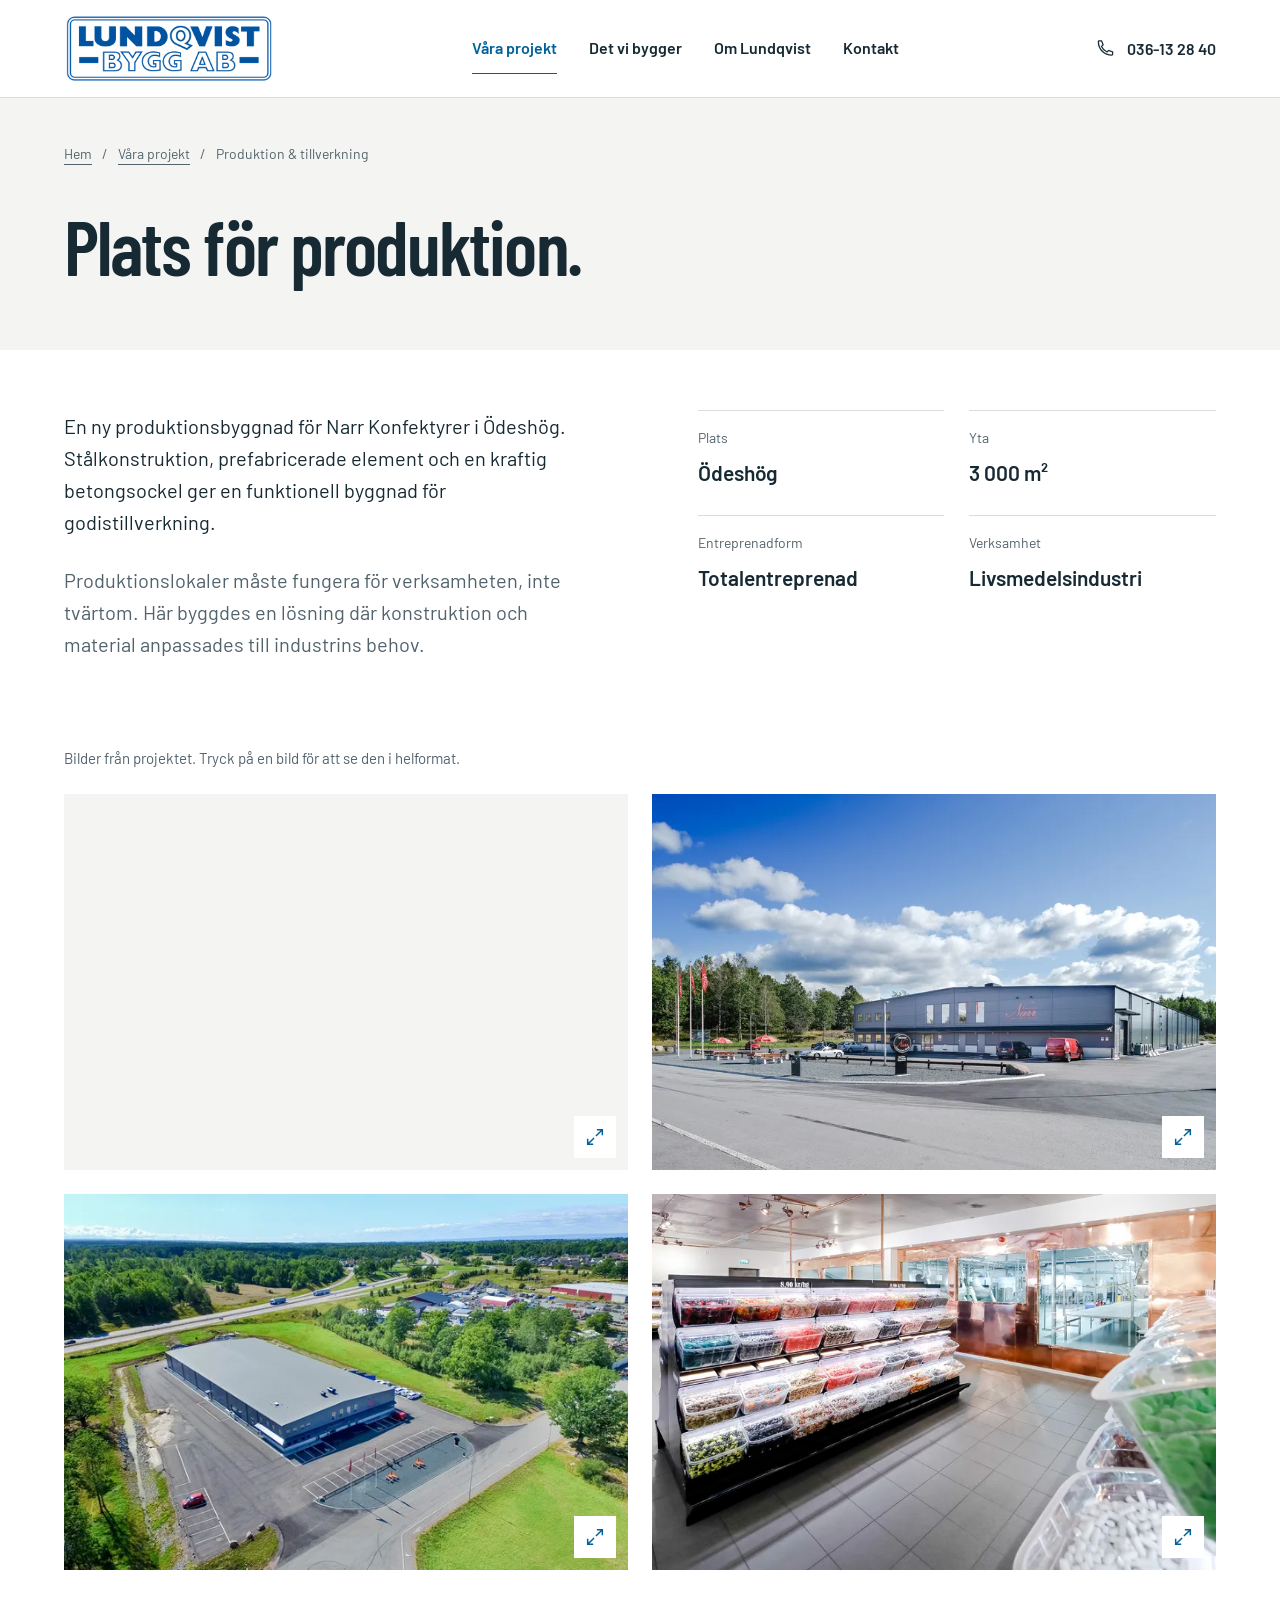
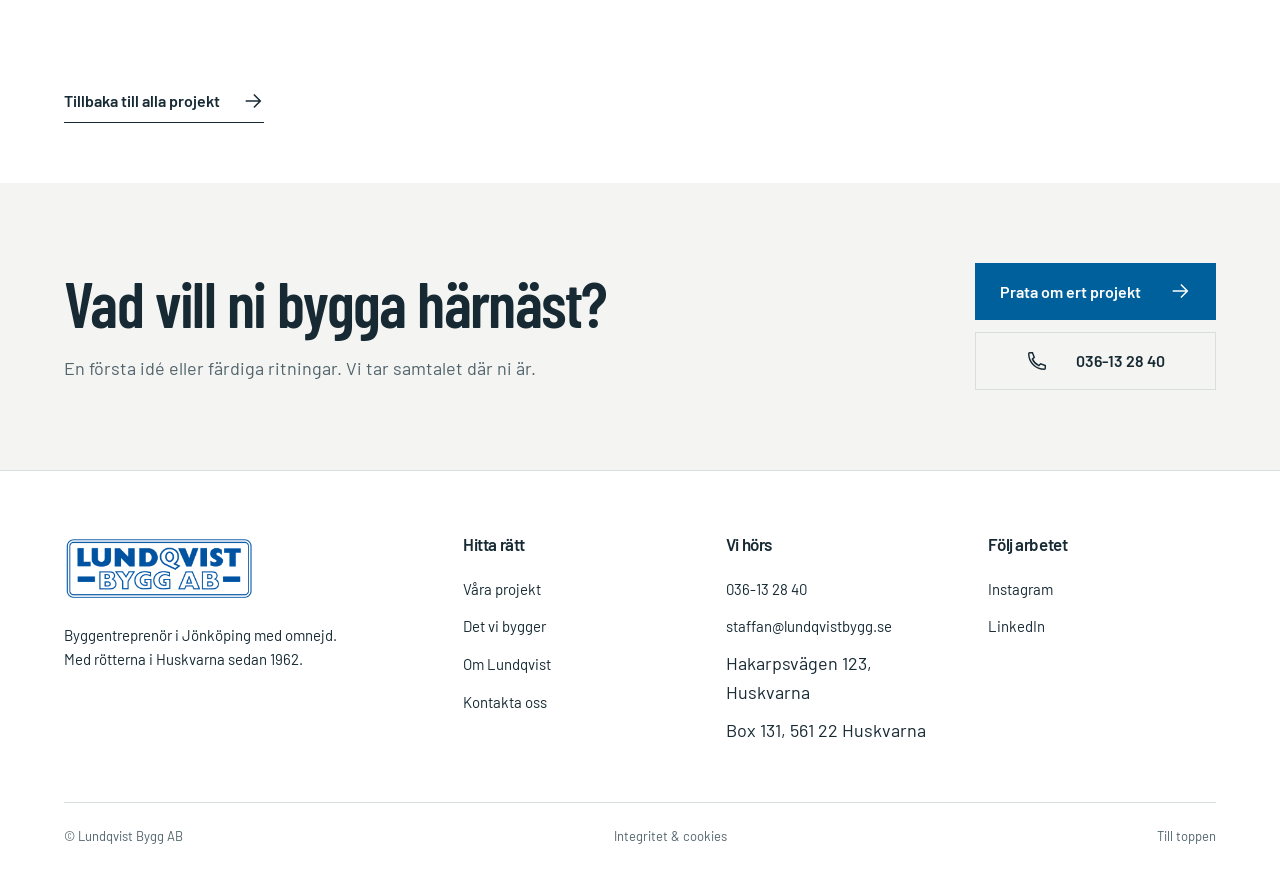
<file: projekt-produktion-tillverkning.html>
<!doctype html><html lang="sv"><head><meta charset="utf-8"><meta name="viewport" content="width=device-width,initial-scale=1"><title>Produktion &amp; tillverkning i Ödeshög | Lundqvist Bygg</title><meta name="description" content="Produktion &amp; tillverkning, 3 000 m² i Ödeshög. Totalentreprenad av Lundqvist Bygg. Se projektbilder och kontakta oss om ert byggprojekt."><meta name="robots" content="noindex,nofollow"><meta name="theme-color" content="#00609b"><link rel="canonical" href="https://lundqvist-bygg-design.carlzzon121.chatgpt.site/projekt-produktion-tillverkning.html"><meta property="og:type" content="website"><meta property="og:locale" content="sv_SE"><meta property="og:title" content="Produktion &amp; tillverkning i Ödeshög | Lundqvist Bygg"><meta property="og:description" content="Produktion &amp; tillverkning, 3 000 m² i Ödeshög. Totalentreprenad av Lundqvist Bygg. Se projektbilder och kontakta oss om ert byggprojekt."><meta property="og:url" content="https://lundqvist-bygg-design.carlzzon121.chatgpt.site/projekt-produktion-tillverkning.html"><meta property="og:image" content="https://lundqvist-bygg-design.carlzzon121.chatgpt.site/assets/produktion-22.webp"><meta name="twitter:card" content="summary_large_image"><link rel="icon" href="favicon.svg" type="image/svg+xml"><link rel="preload" href="assets/barlow-condensed.ttf" as="font" type="font/ttf" crossorigin><link rel="stylesheet" href="styles.css"><script type="application/ld+json">{"@context":"https://schema.org","@type":"GeneralContractor","name":"Lundqvist Bygg AB","url":"https://lundqvistbygg.se/","telephone":"+4636132840","email":"staffan@lundqvistbygg.se","foundingDate":"1962","address":{"@type":"PostalAddress","streetAddress":"Hakarpsvägen 123","addressLocality":"Huskvarna","addressCountry":"SE"},"areaServed":["Jönköping","Huskvarna"],"sameAs":["https://www.linkedin.com/company/lars-lundqvistbygg-ab/","https://www.instagram.com/lars_lundqvist_bygg/"]}</script><script src="script.js" defer></script></head><body id="top"><a class="skip" href="#main">Hoppa till innehåll</a><header class="header"><div class="wrap nav-shell"><a class="brand" href="index.html" aria-label="Lundqvist Bygg – startsida"><img src="assets/home-0.png" width="620" height="212" alt="Lundqvist Bygg AB"></a><nav class="nav" id="navigation" aria-label="Huvudmeny"><a href="projekt.html" aria-current="page">Våra projekt</a><a href="tjanster.html">Det vi bygger</a><a href="om-oss.html">Om Lundqvist</a><a href="kontakt.html">Kontakt</a></nav><a class="head-contact" href="tel:+4636132840"><svg viewBox="0 0 24 24" aria-hidden="true"><path d="M7 3H4a1 1 0 0 0-1 1c0 9.4 7.6 17 17 17a1 1 0 0 0 1-1v-3l-5-2-2 2a14 14 0 0 1-7-7l2-2-2-5Z"/></svg>036-13 28 40</a><button class="menu-toggle" aria-controls="navigation" aria-expanded="false"><span>Meny</span><svg viewBox="0 0 24 24" aria-hidden="true"><path d="M3 7h18M3 16h18"/></svg></button></div></header><main id="main"><section class="page-heading"><div class="wrap"><nav class="breadcrumbs" aria-label="Brödsmulor"><a href="index.html">Hem</a><span>/</span><a href="projekt.html">Våra projekt</a><span>/</span><span>Produktion &amp; tillverkning</span></nav><h1>Plats för produktion.</h1></div></section><div class="wrap project-overview"><div><p>En ny produktionsbyggnad för Narr Konfektyrer i Ödeshög. Stålkonstruktion, prefabricerade element och en kraftig betongsockel ger en funktionell byggnad för godistillverkning.</p><p class="muted">Produktionslokaler måste fungera för verksamheten, inte tvärtom. Här byggdes en lösning där konstruktion och material anpassades till industrins behov.</p></div><dl class="project-facts"><div><dt>Plats</dt><dd>Ödeshög</dd></div><div><dt>Yta</dt><dd>3 000 m²</dd></div><div><dt>Entreprenadform</dt><dd>Totalentreprenad</dd></div><div><dt>Verksamhet</dt><dd>Livsmedelsindustri</dd></div></dl></div><div class="wrap"><p class="gallery-note">Bilder från projektet. Tryck på en bild för att se den i helformat.</p></div><div class="wrap section gallery"><button data-gallery="assets/produktion-22.webp" aria-label="Öppna bild 1 av 4: Produktion &amp; tillverkning"><img  src="assets/produktion-22.webp" srcset="assets/produktion-22-sm.webp 760w, assets/produktion-22.webp 1620w" sizes="(max-width:760px) 100vw, 50vw" alt="Produktion &amp; tillverkning, Ödeshög – projektbild 1" width="1620" height="1080" fetchpriority="high" decoding="async"><span class="zoom"><svg viewBox="0 0 24 24" aria-hidden="true"><path d="M14 4h6v6M20 4l-7 7M10 20H4v-6m0 6 7-7"/></svg></span></button><button data-gallery="assets/produktion-21.webp" aria-label="Öppna bild 2 av 4: Produktion &amp; tillverkning"><img  src="assets/produktion-21.webp" srcset="assets/produktion-21-sm.webp 760w, assets/produktion-21.webp 1620w" sizes="(max-width:760px) 100vw, 50vw" alt="Produktion &amp; tillverkning, Ödeshög – projektbild 2" width="1620" height="1080" loading="lazy" decoding="async"><span class="zoom"><svg viewBox="0 0 24 24" aria-hidden="true"><path d="M14 4h6v6M20 4l-7 7M10 20H4v-6m0 6 7-7"/></svg></span></button><button data-gallery="assets/produktion-24.webp" aria-label="Öppna bild 3 av 4: Produktion &amp; tillverkning"><img  src="assets/produktion-24.webp" srcset="assets/produktion-24-sm.webp 760w, assets/produktion-24.webp 1920w" sizes="(max-width:760px) 100vw, 50vw" alt="Produktion &amp; tillverkning, Ödeshög – projektbild 3" width="1920" height="1080" loading="lazy" decoding="async"><span class="zoom"><svg viewBox="0 0 24 24" aria-hidden="true"><path d="M14 4h6v6M20 4l-7 7M10 20H4v-6m0 6 7-7"/></svg></span></button><button data-gallery="assets/produktion-23.webp" aria-label="Öppna bild 4 av 4: Produktion &amp; tillverkning"><img  src="assets/produktion-23.webp" srcset="assets/produktion-23-sm.webp 760w, assets/produktion-23.webp 1620w" sizes="(max-width:760px) 100vw, 50vw" alt="Produktion &amp; tillverkning, Ödeshög – projektbild 4" width="1620" height="1080" loading="lazy" decoding="async"><span class="zoom"><svg viewBox="0 0 24 24" aria-hidden="true"><path d="M14 4h6v6M20 4l-7 7M10 20H4v-6m0 6 7-7"/></svg></span></button></div><dialog class="lightbox" aria-label="Projektbilder"><button class="close">Stäng bildvisning</button><img src="assets/produktion-22.webp" alt="Produktion & tillverkning"><div class="lightbox-bar"><p class="lightbox-caption" aria-live="polite"></p><div class="lightbox-control"><button data-prev aria-label="Föregående bild"><svg viewBox="0 0 24 24" aria-hidden="true"><path d="m15 5-7 7 7 7"/></svg></button><button data-next aria-label="Nästa bild"><svg viewBox="0 0 24 24" aria-hidden="true"><path d="M4 12h15M13 5l7 7-7 7"/></svg></button></div></div></dialog><div class="wrap" style="padding-bottom:60px"><a class="text-link" href="projekt.html">Tillbaka till alla projekt <svg viewBox="0 0 24 24" aria-hidden="true"><path d="M4 12h15M13 5l7 7-7 7"/></svg></a></div><section class="cta"><div class="wrap cta-inner"><div><h2>Vad vill ni bygga härnäst?</h2><p>En första idé eller färdiga ritningar. Vi tar samtalet där ni är.</p></div><div class="cta-actions"><a class="button" href="kontakt.html">Prata om ert projekt <svg viewBox="0 0 24 24" aria-hidden="true"><path d="M4 12h15M13 5l7 7-7 7"/></svg></a><a class="button outline" href="tel:+4636132840"><svg viewBox="0 0 24 24" aria-hidden="true"><path d="M7 3H4a1 1 0 0 0-1 1c0 9.4 7.6 17 17 17a1 1 0 0 0 1-1v-3l-5-2-2 2a14 14 0 0 1-7-7l2-2-2-5Z"/></svg>036-13 28 40</a></div></div></section></main><footer class="footer"><div class="wrap"><div class="footer-top"><div class="footer-brand"><a class="brand" href="index.html"><img src="assets/home-0.png" width="620" height="212" loading="lazy" alt="Lundqvist Bygg AB"></a><p>Byggentreprenör i Jönköping med omnejd.<br>Med rötterna i Huskvarna sedan 1962.</p></div><div><h3>Hitta rätt</h3><ul><li><a href="projekt.html">Våra projekt</a></li><li><a href="tjanster.html">Det vi bygger</a></li><li><a href="om-oss.html">Om Lundqvist</a></li><li><a href="kontakt.html">Kontakta oss</a></li></ul></div><div><h3>Vi hörs</h3><ul><li><a href="tel:+4636132840">036-13 28 40</a></li><li><a href="mailto:staffan@lundqvistbygg.se">staffan@lundqvistbygg.se</a></li><li>Hakarpsvägen 123, Huskvarna</li><li>Box 131, 561 22 Huskvarna</li></ul></div><div class="footer-social"><h3>Följ arbetet</h3><ul><li><a href="https://www.instagram.com/lars_lundqvist_bygg/" target="_blank" rel="noopener noreferrer">Instagram</a></li><li><a href="https://www.linkedin.com/company/lars-lundqvistbygg-ab/" target="_blank" rel="noopener noreferrer">LinkedIn</a></li></ul></div></div><div class="footer-bottom"><span>© Lundqvist Bygg AB</span><a href="integritet.html">Integritet & cookies</a><a href="#top">Till toppen</a></div></div></footer><div class="mobile-contact" aria-label="Snabbkontakt"><a href="tel:+4636132840"><svg viewBox="0 0 24 24" aria-hidden="true"><path d="M7 3H4a1 1 0 0 0-1 1c0 9.4 7.6 17 17 17a1 1 0 0 0 1-1v-3l-5-2-2 2a14 14 0 0 1-7-7l2-2-2-5Z"/></svg>Ring oss</a><a href="mailto:staffan@lundqvistbygg.se"><svg viewBox="0 0 24 24" aria-hidden="true"><rect x="3" y="5" width="18" height="14" rx="1"/><path d="m3 6 9 7 9-7"/></svg>Mejla projektet</a></div></body></html>
</file>
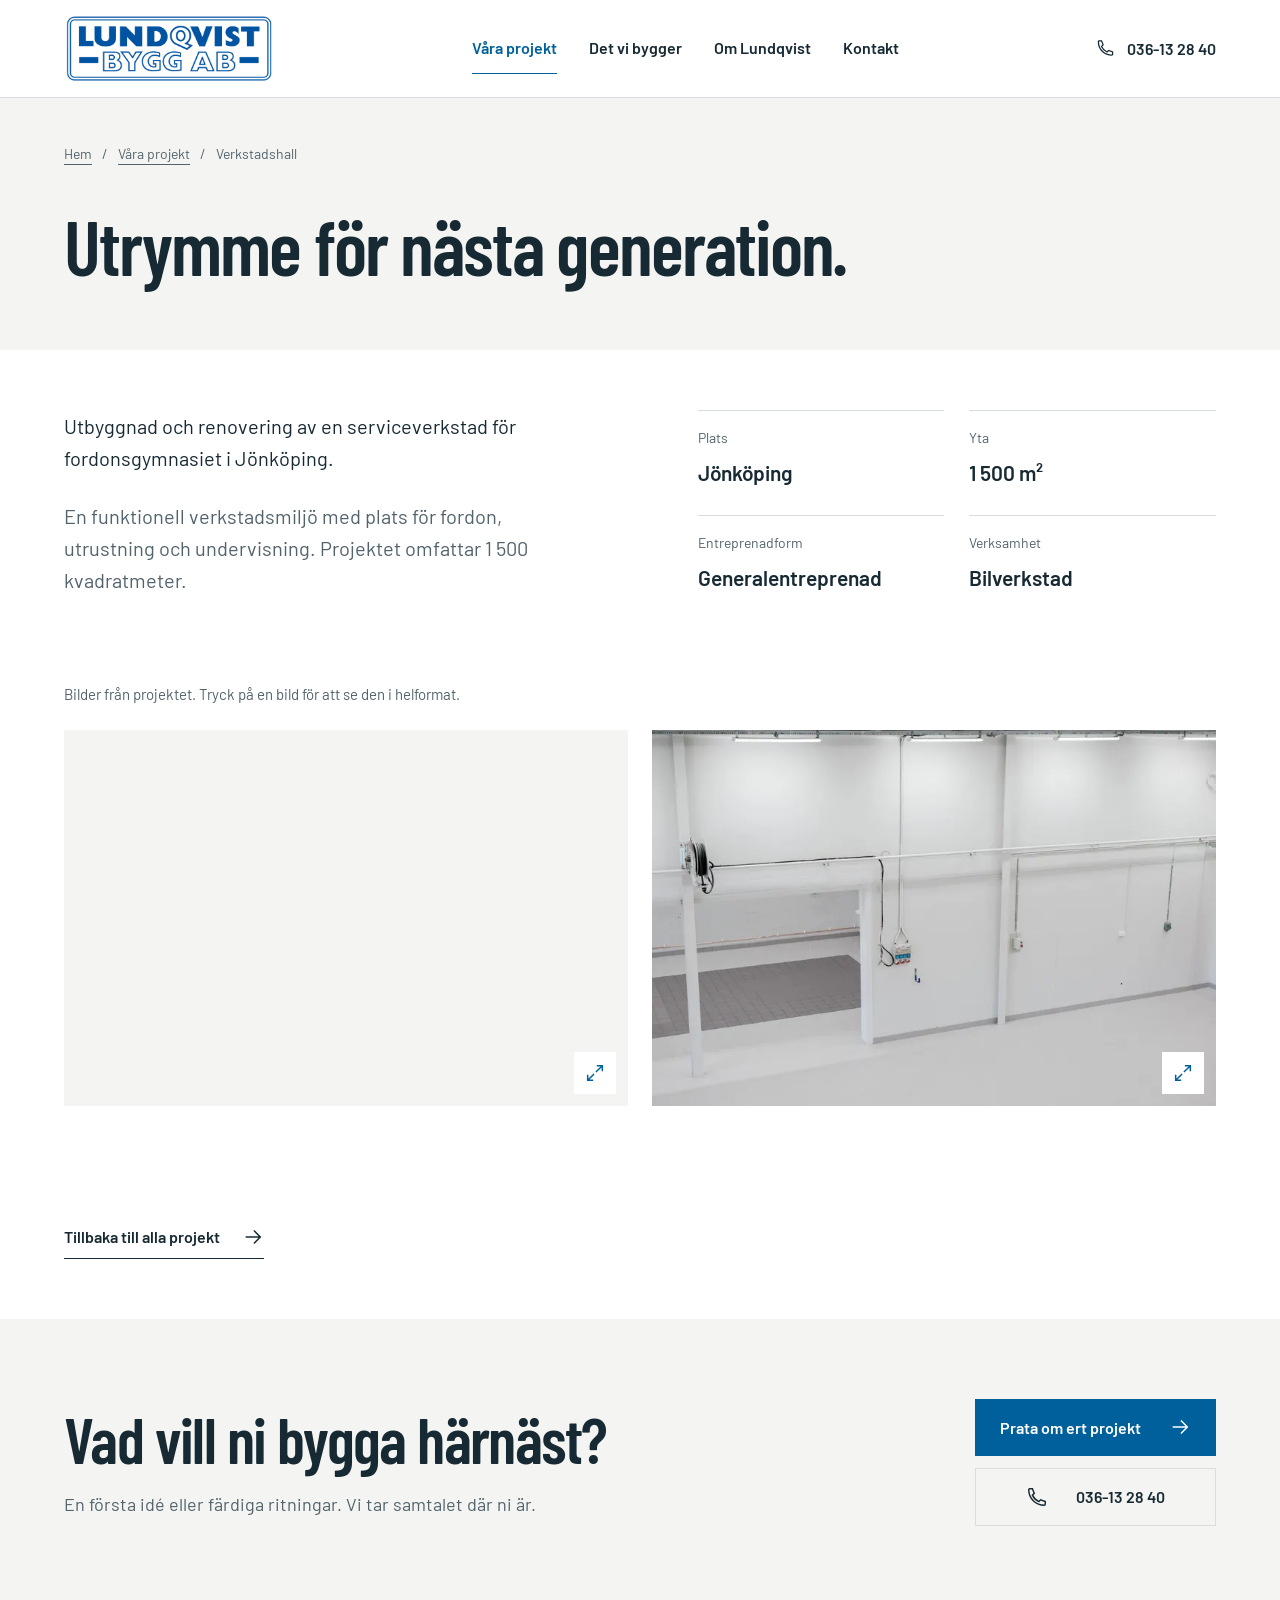
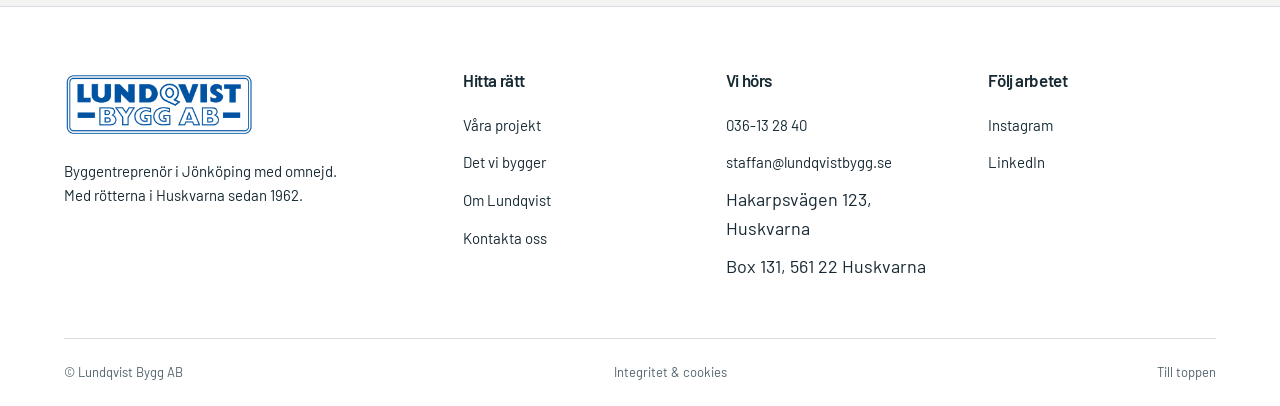
<file: projekt-verkstadshall.html>
<!doctype html><html lang="sv"><head><meta charset="utf-8"><meta name="viewport" content="width=device-width,initial-scale=1"><title>Verkstadshall i Jönköping | Lundqvist Bygg</title><meta name="description" content="Verkstadshall, 1 500 m² i Jönköping. Generalentreprenad av Lundqvist Bygg. Se projektbilder och kontakta oss om ert byggprojekt."><meta name="robots" content="noindex,nofollow"><meta name="theme-color" content="#00609b"><link rel="canonical" href="https://lundqvist-bygg-design.carlzzon121.chatgpt.site/projekt-verkstadshall.html"><meta property="og:type" content="website"><meta property="og:locale" content="sv_SE"><meta property="og:title" content="Verkstadshall i Jönköping | Lundqvist Bygg"><meta property="og:description" content="Verkstadshall, 1 500 m² i Jönköping. Generalentreprenad av Lundqvist Bygg. Se projektbilder och kontakta oss om ert byggprojekt."><meta property="og:url" content="https://lundqvist-bygg-design.carlzzon121.chatgpt.site/projekt-verkstadshall.html"><meta property="og:image" content="https://lundqvist-bygg-design.carlzzon121.chatgpt.site/assets/verkstad-49.webp"><meta name="twitter:card" content="summary_large_image"><link rel="icon" href="favicon.svg" type="image/svg+xml"><link rel="preload" href="assets/barlow-condensed.ttf" as="font" type="font/ttf" crossorigin><link rel="stylesheet" href="styles.css"><script type="application/ld+json">{"@context":"https://schema.org","@type":"GeneralContractor","name":"Lundqvist Bygg AB","url":"https://lundqvistbygg.se/","telephone":"+4636132840","email":"staffan@lundqvistbygg.se","foundingDate":"1962","address":{"@type":"PostalAddress","streetAddress":"Hakarpsvägen 123","addressLocality":"Huskvarna","addressCountry":"SE"},"areaServed":["Jönköping","Huskvarna"],"sameAs":["https://www.linkedin.com/company/lars-lundqvistbygg-ab/","https://www.instagram.com/lars_lundqvist_bygg/"]}</script><script src="script.js" defer></script></head><body id="top"><a class="skip" href="#main">Hoppa till innehåll</a><header class="header"><div class="wrap nav-shell"><a class="brand" href="index.html" aria-label="Lundqvist Bygg – startsida"><img src="assets/home-0.png" width="620" height="212" alt="Lundqvist Bygg AB"></a><nav class="nav" id="navigation" aria-label="Huvudmeny"><a href="projekt.html" aria-current="page">Våra projekt</a><a href="tjanster.html">Det vi bygger</a><a href="om-oss.html">Om Lundqvist</a><a href="kontakt.html">Kontakt</a></nav><a class="head-contact" href="tel:+4636132840"><svg viewBox="0 0 24 24" aria-hidden="true"><path d="M7 3H4a1 1 0 0 0-1 1c0 9.4 7.6 17 17 17a1 1 0 0 0 1-1v-3l-5-2-2 2a14 14 0 0 1-7-7l2-2-2-5Z"/></svg>036-13 28 40</a><button class="menu-toggle" aria-controls="navigation" aria-expanded="false"><span>Meny</span><svg viewBox="0 0 24 24" aria-hidden="true"><path d="M3 7h18M3 16h18"/></svg></button></div></header><main id="main"><section class="page-heading"><div class="wrap"><nav class="breadcrumbs" aria-label="Brödsmulor"><a href="index.html">Hem</a><span>/</span><a href="projekt.html">Våra projekt</a><span>/</span><span>Verkstadshall</span></nav><h1>Utrymme för nästa generation.</h1></div></section><div class="wrap project-overview"><div><p>Utbyggnad och renovering av en serviceverkstad för fordonsgymnasiet i Jönköping.</p><p class="muted">En funktionell verkstadsmiljö med plats för fordon, utrustning och undervisning. Projektet omfattar 1 500 kvadratmeter.</p></div><dl class="project-facts"><div><dt>Plats</dt><dd>Jönköping</dd></div><div><dt>Yta</dt><dd>1 500 m²</dd></div><div><dt>Entreprenadform</dt><dd>Generalentreprenad</dd></div><div><dt>Verksamhet</dt><dd>Bilverkstad</dd></div></dl></div><div class="wrap"><p class="gallery-note">Bilder från projektet. Tryck på en bild för att se den i helformat.</p></div><div class="wrap section gallery"><button data-gallery="assets/verkstad-49.webp" aria-label="Öppna bild 1 av 2: Verkstadshall"><img  src="assets/verkstad-49.webp" srcset="assets/verkstad-49-sm.webp 760w, assets/verkstad-49.webp 1618w" sizes="(max-width:760px) 100vw, 50vw" alt="Verkstadshall, Jönköping – projektbild 1" width="1618" height="1080" fetchpriority="high" decoding="async"><span class="zoom"><svg viewBox="0 0 24 24" aria-hidden="true"><path d="M14 4h6v6M20 4l-7 7M10 20H4v-6m0 6 7-7"/></svg></span></button><button data-gallery="assets/verkstad-50.webp" aria-label="Öppna bild 2 av 2: Verkstadshall"><img  src="assets/verkstad-50.webp" srcset="assets/verkstad-50-sm.webp 760w, assets/verkstad-50.webp 1618w" sizes="(max-width:760px) 100vw, 50vw" alt="Verkstadshall, Jönköping – projektbild 2" width="1618" height="1080" loading="lazy" decoding="async"><span class="zoom"><svg viewBox="0 0 24 24" aria-hidden="true"><path d="M14 4h6v6M20 4l-7 7M10 20H4v-6m0 6 7-7"/></svg></span></button></div><dialog class="lightbox" aria-label="Projektbilder"><button class="close">Stäng bildvisning</button><img src="assets/verkstad-49.webp" alt="Verkstadshall"><div class="lightbox-bar"><p class="lightbox-caption" aria-live="polite"></p><div class="lightbox-control"><button data-prev aria-label="Föregående bild"><svg viewBox="0 0 24 24" aria-hidden="true"><path d="m15 5-7 7 7 7"/></svg></button><button data-next aria-label="Nästa bild"><svg viewBox="0 0 24 24" aria-hidden="true"><path d="M4 12h15M13 5l7 7-7 7"/></svg></button></div></div></dialog><div class="wrap" style="padding-bottom:60px"><a class="text-link" href="projekt.html">Tillbaka till alla projekt <svg viewBox="0 0 24 24" aria-hidden="true"><path d="M4 12h15M13 5l7 7-7 7"/></svg></a></div><section class="cta"><div class="wrap cta-inner"><div><h2>Vad vill ni bygga härnäst?</h2><p>En första idé eller färdiga ritningar. Vi tar samtalet där ni är.</p></div><div class="cta-actions"><a class="button" href="kontakt.html">Prata om ert projekt <svg viewBox="0 0 24 24" aria-hidden="true"><path d="M4 12h15M13 5l7 7-7 7"/></svg></a><a class="button outline" href="tel:+4636132840"><svg viewBox="0 0 24 24" aria-hidden="true"><path d="M7 3H4a1 1 0 0 0-1 1c0 9.4 7.6 17 17 17a1 1 0 0 0 1-1v-3l-5-2-2 2a14 14 0 0 1-7-7l2-2-2-5Z"/></svg>036-13 28 40</a></div></div></section></main><footer class="footer"><div class="wrap"><div class="footer-top"><div class="footer-brand"><a class="brand" href="index.html"><img src="assets/home-0.png" width="620" height="212" loading="lazy" alt="Lundqvist Bygg AB"></a><p>Byggentreprenör i Jönköping med omnejd.<br>Med rötterna i Huskvarna sedan 1962.</p></div><div><h3>Hitta rätt</h3><ul><li><a href="projekt.html">Våra projekt</a></li><li><a href="tjanster.html">Det vi bygger</a></li><li><a href="om-oss.html">Om Lundqvist</a></li><li><a href="kontakt.html">Kontakta oss</a></li></ul></div><div><h3>Vi hörs</h3><ul><li><a href="tel:+4636132840">036-13 28 40</a></li><li><a href="mailto:staffan@lundqvistbygg.se">staffan@lundqvistbygg.se</a></li><li>Hakarpsvägen 123, Huskvarna</li><li>Box 131, 561 22 Huskvarna</li></ul></div><div class="footer-social"><h3>Följ arbetet</h3><ul><li><a href="https://www.instagram.com/lars_lundqvist_bygg/" target="_blank" rel="noopener noreferrer">Instagram</a></li><li><a href="https://www.linkedin.com/company/lars-lundqvistbygg-ab/" target="_blank" rel="noopener noreferrer">LinkedIn</a></li></ul></div></div><div class="footer-bottom"><span>© Lundqvist Bygg AB</span><a href="integritet.html">Integritet & cookies</a><a href="#top">Till toppen</a></div></div></footer><div class="mobile-contact" aria-label="Snabbkontakt"><a href="tel:+4636132840"><svg viewBox="0 0 24 24" aria-hidden="true"><path d="M7 3H4a1 1 0 0 0-1 1c0 9.4 7.6 17 17 17a1 1 0 0 0 1-1v-3l-5-2-2 2a14 14 0 0 1-7-7l2-2-2-5Z"/></svg>Ring oss</a><a href="mailto:staffan@lundqvistbygg.se"><svg viewBox="0 0 24 24" aria-hidden="true"><rect x="3" y="5" width="18" height="14" rx="1"/><path d="m3 6 9 7 9-7"/></svg>Mejla projektet</a></div></body></html>
</file>
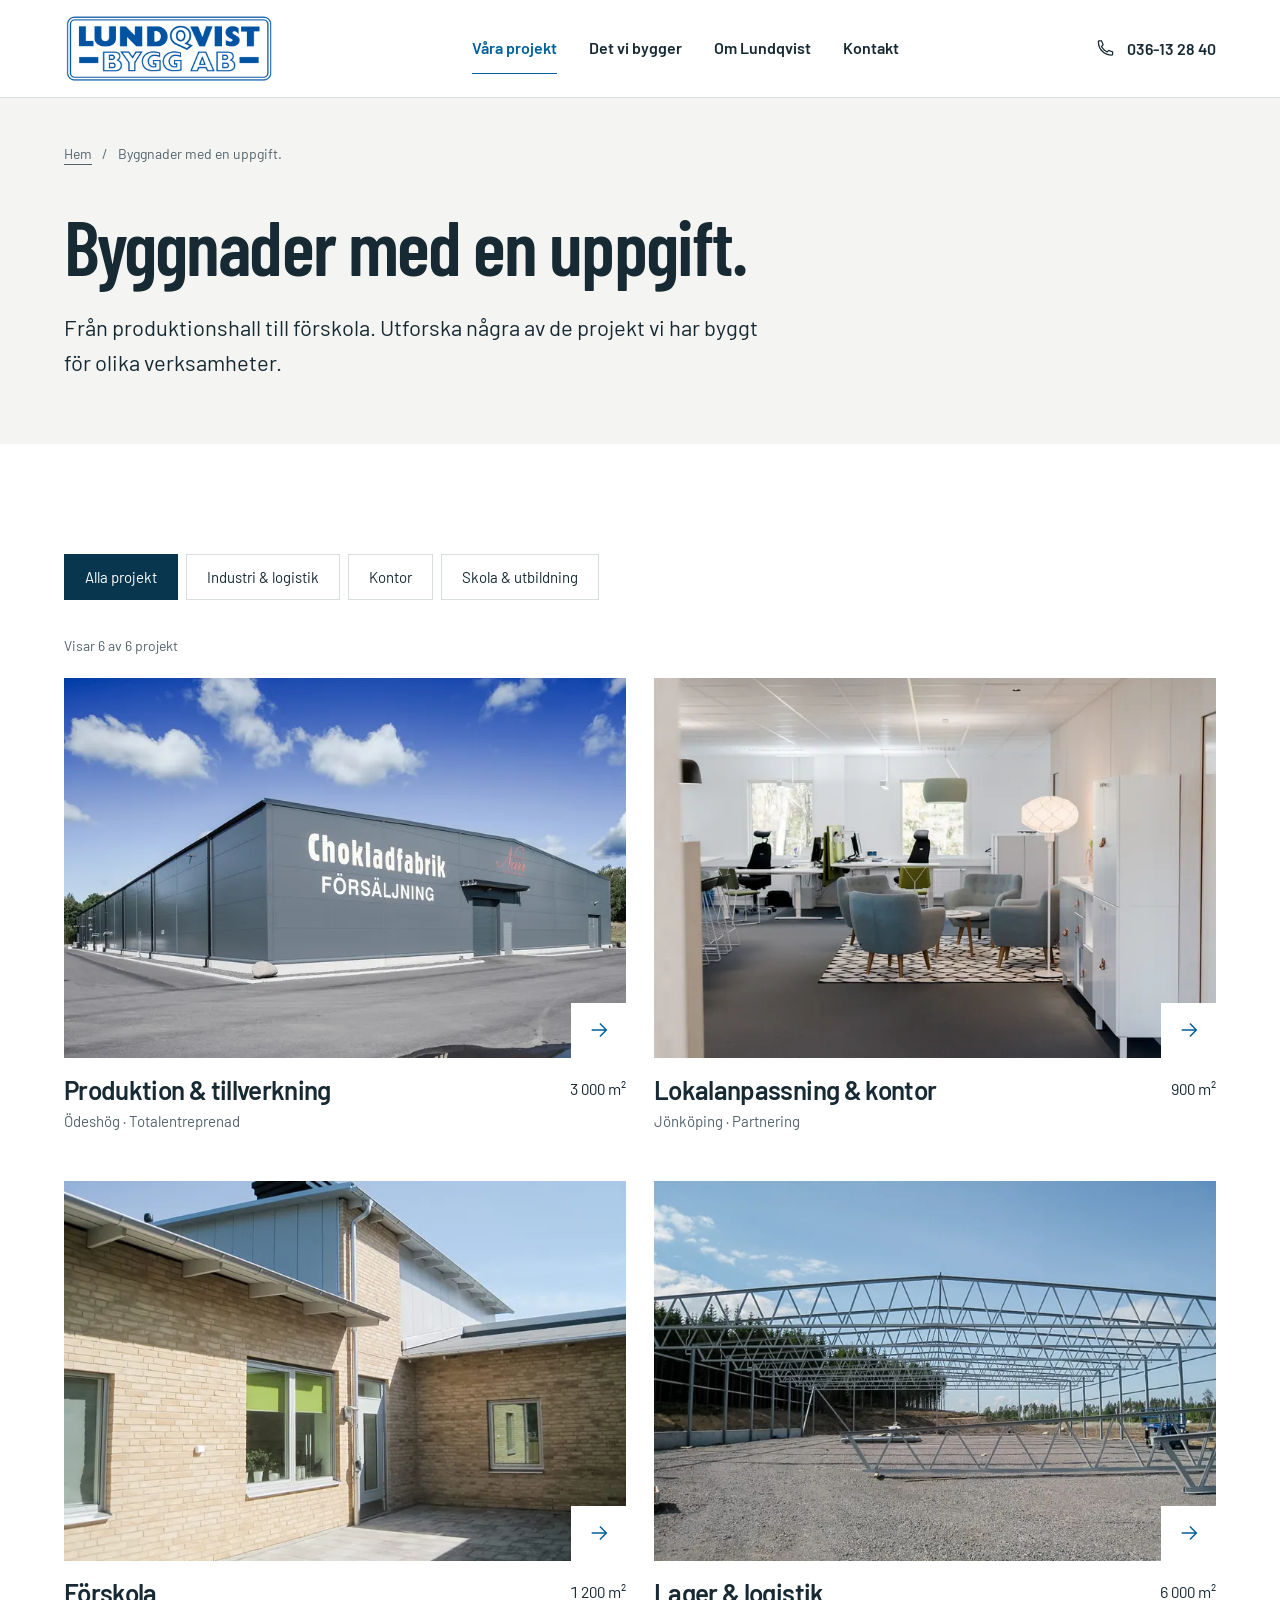
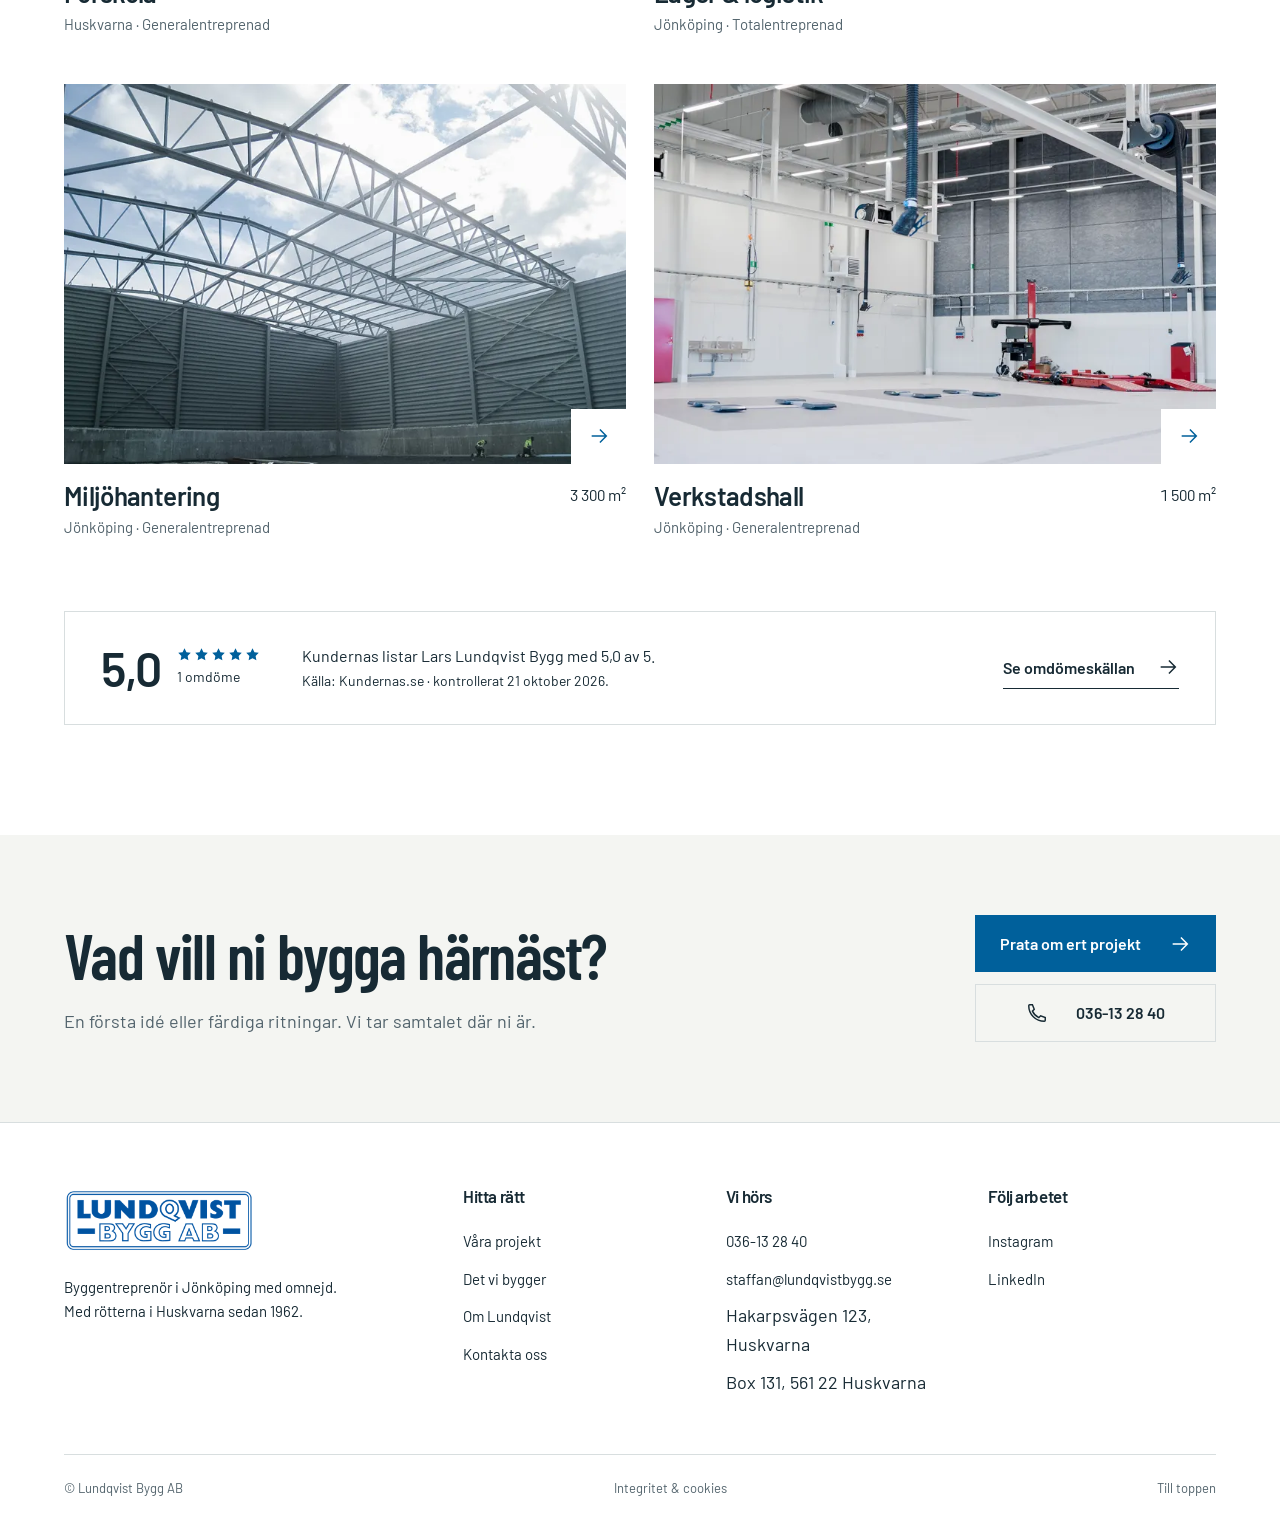
<file: projekt.html>
<!doctype html><html lang="sv"><head><meta charset="utf-8"><meta name="viewport" content="width=device-width,initial-scale=1"><title>Våra byggprojekt i Jönköping &amp; Huskvarna | Lundqvist Bygg</title><meta name="description" content="Se Lundqvist Byggs referensprojekt: industri, kontor, lager, förskola, miljöhantering och verkstad. Bilder, ytor och entreprenadformer."><meta name="robots" content="noindex,nofollow"><meta name="theme-color" content="#00609b"><link rel="canonical" href="https://lundqvist-bygg-design.carlzzon121.chatgpt.site/projekt.html"><meta property="og:type" content="website"><meta property="og:locale" content="sv_SE"><meta property="og:title" content="Våra byggprojekt i Jönköping &amp; Huskvarna | Lundqvist Bygg"><meta property="og:description" content="Se Lundqvist Byggs referensprojekt: industri, kontor, lager, förskola, miljöhantering och verkstad. Bilder, ytor och entreprenadformer."><meta property="og:url" content="https://lundqvist-bygg-design.carlzzon121.chatgpt.site/projekt.html"><meta property="og:image" content="https://lundqvist-bygg-design.carlzzon121.chatgpt.site/assets/miljo-43.webp"><meta name="twitter:card" content="summary_large_image"><link rel="icon" href="favicon.svg" type="image/svg+xml"><link rel="preload" href="assets/barlow-condensed.ttf" as="font" type="font/ttf" crossorigin><link rel="stylesheet" href="styles.css"><script type="application/ld+json">{"@context":"https://schema.org","@type":"GeneralContractor","name":"Lundqvist Bygg AB","url":"https://lundqvistbygg.se/","telephone":"+4636132840","email":"staffan@lundqvistbygg.se","foundingDate":"1962","address":{"@type":"PostalAddress","streetAddress":"Hakarpsvägen 123","addressLocality":"Huskvarna","addressCountry":"SE"},"areaServed":["Jönköping","Huskvarna"],"sameAs":["https://www.linkedin.com/company/lars-lundqvistbygg-ab/","https://www.instagram.com/lars_lundqvist_bygg/"]}</script><script src="script.js" defer></script></head><body id="top"><a class="skip" href="#main">Hoppa till innehåll</a><header class="header"><div class="wrap nav-shell"><a class="brand" href="index.html" aria-label="Lundqvist Bygg – startsida"><img src="assets/home-0.png" width="620" height="212" alt="Lundqvist Bygg AB"></a><nav class="nav" id="navigation" aria-label="Huvudmeny"><a href="projekt.html" aria-current="page">Våra projekt</a><a href="tjanster.html">Det vi bygger</a><a href="om-oss.html">Om Lundqvist</a><a href="kontakt.html">Kontakt</a></nav><a class="head-contact" href="tel:+4636132840"><svg viewBox="0 0 24 24" aria-hidden="true"><path d="M7 3H4a1 1 0 0 0-1 1c0 9.4 7.6 17 17 17a1 1 0 0 0 1-1v-3l-5-2-2 2a14 14 0 0 1-7-7l2-2-2-5Z"/></svg>036-13 28 40</a><button class="menu-toggle" aria-controls="navigation" aria-expanded="false"><span>Meny</span><svg viewBox="0 0 24 24" aria-hidden="true"><path d="M3 7h18M3 16h18"/></svg></button></div></header><main id="main"><section class="page-heading"><div class="wrap"><nav class="breadcrumbs" aria-label="Brödsmulor"><a href="index.html">Hem</a><span>/</span><span>Byggnader med en uppgift.</span></nav><h1>Byggnader med en uppgift.</h1><p class="lead">Från produktionshall till förskola. Utforska några av de projekt vi har byggt för olika verksamheter.</p></div></section><section class="wrap section"><div class="filters" role="group" aria-label="Filtrera projekt"><button data-filter="alla" aria-pressed="true">Alla projekt</button><button data-filter="industri" aria-pressed="false">Industri & logistik</button><button data-filter="kontor" aria-pressed="false">Kontor</button><button data-filter="skola" aria-pressed="false">Skola & utbildning</button></div><p class="result-count" aria-live="polite">Visar 6 av 6 projekt</p><div class="project-grid"><a class="project-card" data-category="industri" href="projekt-produktion-tillverkning.html"><div class="photo"><img  src="assets/produktion-22.webp" srcset="assets/produktion-22-sm.webp 760w, assets/produktion-22.webp 1620w" sizes="(max-width:760px) 100vw, 50vw" alt="Produktion &amp; tillverkning – Ödeshög" width="1620" height="1080" loading="lazy" decoding="async"><span class="project-arrow"><svg viewBox="0 0 24 24" aria-hidden="true"><path d="M4 12h15M13 5l7 7-7 7"/></svg></span></div><div class="meta"><div><h3>Produktion & tillverkning</h3><p>Ödeshög · Totalentreprenad</p></div><span class="area">3 000 m²</span></div></a><a class="project-card" data-category="kontor" href="projekt-lokalanpassning-kontor.html"><div class="photo"><img  src="assets/kontor-48.webp" srcset="assets/kontor-48-sm.webp 760w, assets/kontor-48.webp 1618w" sizes="(max-width:760px) 100vw, 50vw" alt="Lokalanpassning &amp; kontor – Jönköping" width="1618" height="1080" loading="lazy" decoding="async"><span class="project-arrow"><svg viewBox="0 0 24 24" aria-hidden="true"><path d="M4 12h15M13 5l7 7-7 7"/></svg></span></div><div class="meta"><div><h3>Lokalanpassning & kontor</h3><p>Jönköping · Partnering</p></div><span class="area">900 m²</span></div></a><a class="project-card" data-category="skola" href="projekt-forskola.html"><div class="photo"><img  src="assets/forskola-34.webp" srcset="assets/forskola-34-sm.webp 760w, assets/forskola-34.webp 1920w" sizes="(max-width:760px) 100vw, 50vw" alt="Förskola – Huskvarna" width="1920" height="1509" loading="lazy" decoding="async"><span class="project-arrow"><svg viewBox="0 0 24 24" aria-hidden="true"><path d="M4 12h15M13 5l7 7-7 7"/></svg></span></div><div class="meta"><div><h3>Förskola</h3><p>Huskvarna · Generalentreprenad</p></div><span class="area">1 200 m²</span></div></a><a class="project-card" data-category="industri" href="projekt-lager-logistik.html"><div class="photo"><img  src="assets/lager-27.webp" srcset="assets/lager-27-sm.webp 760w, assets/lager-27.webp 1920w" sizes="(max-width:760px) 100vw, 50vw" alt="Lager &amp; logistik – Jönköping" width="1920" height="1509" loading="lazy" decoding="async"><span class="project-arrow"><svg viewBox="0 0 24 24" aria-hidden="true"><path d="M4 12h15M13 5l7 7-7 7"/></svg></span></div><div class="meta"><div><h3>Lager & logistik</h3><p>Jönköping · Totalentreprenad</p></div><span class="area">6 000 m²</span></div></a><a class="project-card" data-category="industri" href="projekt-miljohantering.html"><div class="photo"><img  src="assets/miljo-43.webp" srcset="assets/miljo-43-sm.webp 760w, assets/miljo-43.webp 1920w" sizes="(max-width:760px) 100vw, 50vw" alt="Miljöhantering – Jönköping" width="1920" height="1509" loading="lazy" decoding="async"><span class="project-arrow"><svg viewBox="0 0 24 24" aria-hidden="true"><path d="M4 12h15M13 5l7 7-7 7"/></svg></span></div><div class="meta"><div><h3>Miljöhantering</h3><p>Jönköping · Generalentreprenad</p></div><span class="area">3 300 m²</span></div></a><a class="project-card" data-category="skola" href="projekt-verkstadshall.html"><div class="photo"><img  src="assets/verkstad-49.webp" srcset="assets/verkstad-49-sm.webp 760w, assets/verkstad-49.webp 1618w" sizes="(max-width:760px) 100vw, 50vw" alt="Verkstadshall – Jönköping" width="1618" height="1080" loading="lazy" decoding="async"><span class="project-arrow"><svg viewBox="0 0 24 24" aria-hidden="true"><path d="M4 12h15M13 5l7 7-7 7"/></svg></span></div><div class="meta"><div><h3>Verkstadshall</h3><p>Jönköping · Generalentreprenad</p></div><span class="area">1 500 m²</span></div></a></div><aside class="reviews" aria-label="Externa omdömen"><div class="rating"><strong>5,0</strong><div><div class="stars" aria-label="5 av 5"><svg viewBox="0 0 24 24" aria-hidden="true"><path d="m12 2 3.1 6.3 6.9 1-5 4.9 1.2 6.8-6.2-3.2L5.8 21 7 14.2 2 9.3l6.9-1Z"/></svg><svg viewBox="0 0 24 24" aria-hidden="true"><path d="m12 2 3.1 6.3 6.9 1-5 4.9 1.2 6.8-6.2-3.2L5.8 21 7 14.2 2 9.3l6.9-1Z"/></svg><svg viewBox="0 0 24 24" aria-hidden="true"><path d="m12 2 3.1 6.3 6.9 1-5 4.9 1.2 6.8-6.2-3.2L5.8 21 7 14.2 2 9.3l6.9-1Z"/></svg><svg viewBox="0 0 24 24" aria-hidden="true"><path d="m12 2 3.1 6.3 6.9 1-5 4.9 1.2 6.8-6.2-3.2L5.8 21 7 14.2 2 9.3l6.9-1Z"/></svg><svg viewBox="0 0 24 24" aria-hidden="true"><path d="m12 2 3.1 6.3 6.9 1-5 4.9 1.2 6.8-6.2-3.2L5.8 21 7 14.2 2 9.3l6.9-1Z"/></svg></div><small>1 omdöme</small></div></div><p>Kundernas listar Lars Lundqvist Bygg med 5,0 av 5.<br><small>Källa: Kundernas.se · kontrollerat 21 oktober 2026.</small></p><a class="text-link" href="https://kundernas.se/entreprenor/huskvarna" target="_blank" rel="noopener noreferrer">Se omdömeskällan <svg viewBox="0 0 24 24" aria-hidden="true"><path d="M4 12h15M13 5l7 7-7 7"/></svg></a></aside></section><section class="cta"><div class="wrap cta-inner"><div><h2>Vad vill ni bygga härnäst?</h2><p>En första idé eller färdiga ritningar. Vi tar samtalet där ni är.</p></div><div class="cta-actions"><a class="button" href="kontakt.html">Prata om ert projekt <svg viewBox="0 0 24 24" aria-hidden="true"><path d="M4 12h15M13 5l7 7-7 7"/></svg></a><a class="button outline" href="tel:+4636132840"><svg viewBox="0 0 24 24" aria-hidden="true"><path d="M7 3H4a1 1 0 0 0-1 1c0 9.4 7.6 17 17 17a1 1 0 0 0 1-1v-3l-5-2-2 2a14 14 0 0 1-7-7l2-2-2-5Z"/></svg>036-13 28 40</a></div></div></section></main><footer class="footer"><div class="wrap"><div class="footer-top"><div class="footer-brand"><a class="brand" href="index.html"><img src="assets/home-0.png" width="620" height="212" loading="lazy" alt="Lundqvist Bygg AB"></a><p>Byggentreprenör i Jönköping med omnejd.<br>Med rötterna i Huskvarna sedan 1962.</p></div><div><h3>Hitta rätt</h3><ul><li><a href="projekt.html">Våra projekt</a></li><li><a href="tjanster.html">Det vi bygger</a></li><li><a href="om-oss.html">Om Lundqvist</a></li><li><a href="kontakt.html">Kontakta oss</a></li></ul></div><div><h3>Vi hörs</h3><ul><li><a href="tel:+4636132840">036-13 28 40</a></li><li><a href="mailto:staffan@lundqvistbygg.se">staffan@lundqvistbygg.se</a></li><li>Hakarpsvägen 123, Huskvarna</li><li>Box 131, 561 22 Huskvarna</li></ul></div><div class="footer-social"><h3>Följ arbetet</h3><ul><li><a href="https://www.instagram.com/lars_lundqvist_bygg/" target="_blank" rel="noopener noreferrer">Instagram</a></li><li><a href="https://www.linkedin.com/company/lars-lundqvistbygg-ab/" target="_blank" rel="noopener noreferrer">LinkedIn</a></li></ul></div></div><div class="footer-bottom"><span>© Lundqvist Bygg AB</span><a href="integritet.html">Integritet & cookies</a><a href="#top">Till toppen</a></div></div></footer><div class="mobile-contact" aria-label="Snabbkontakt"><a href="tel:+4636132840"><svg viewBox="0 0 24 24" aria-hidden="true"><path d="M7 3H4a1 1 0 0 0-1 1c0 9.4 7.6 17 17 17a1 1 0 0 0 1-1v-3l-5-2-2 2a14 14 0 0 1-7-7l2-2-2-5Z"/></svg>Ring oss</a><a href="mailto:staffan@lundqvistbygg.se"><svg viewBox="0 0 24 24" aria-hidden="true"><rect x="3" y="5" width="18" height="14" rx="1"/><path d="m3 6 9 7 9-7"/></svg>Mejla projektet</a></div></body></html>
</file>
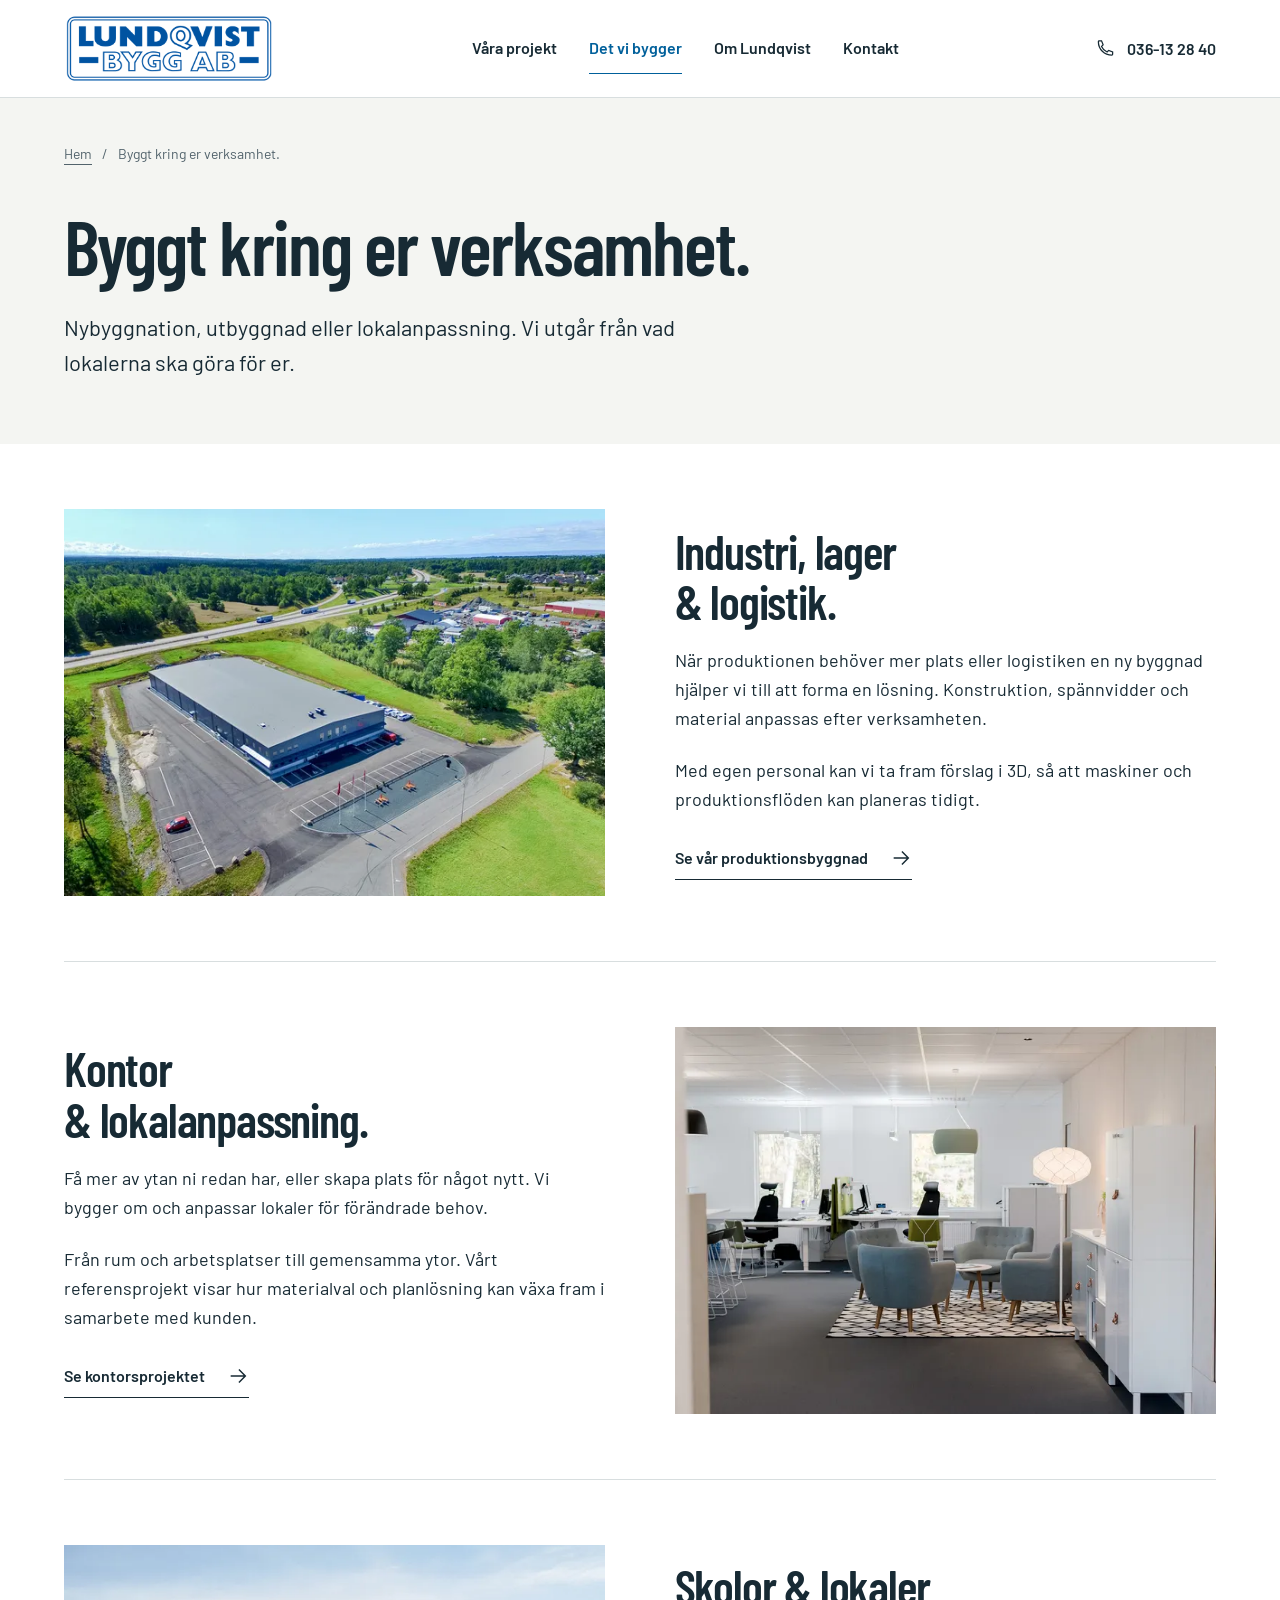
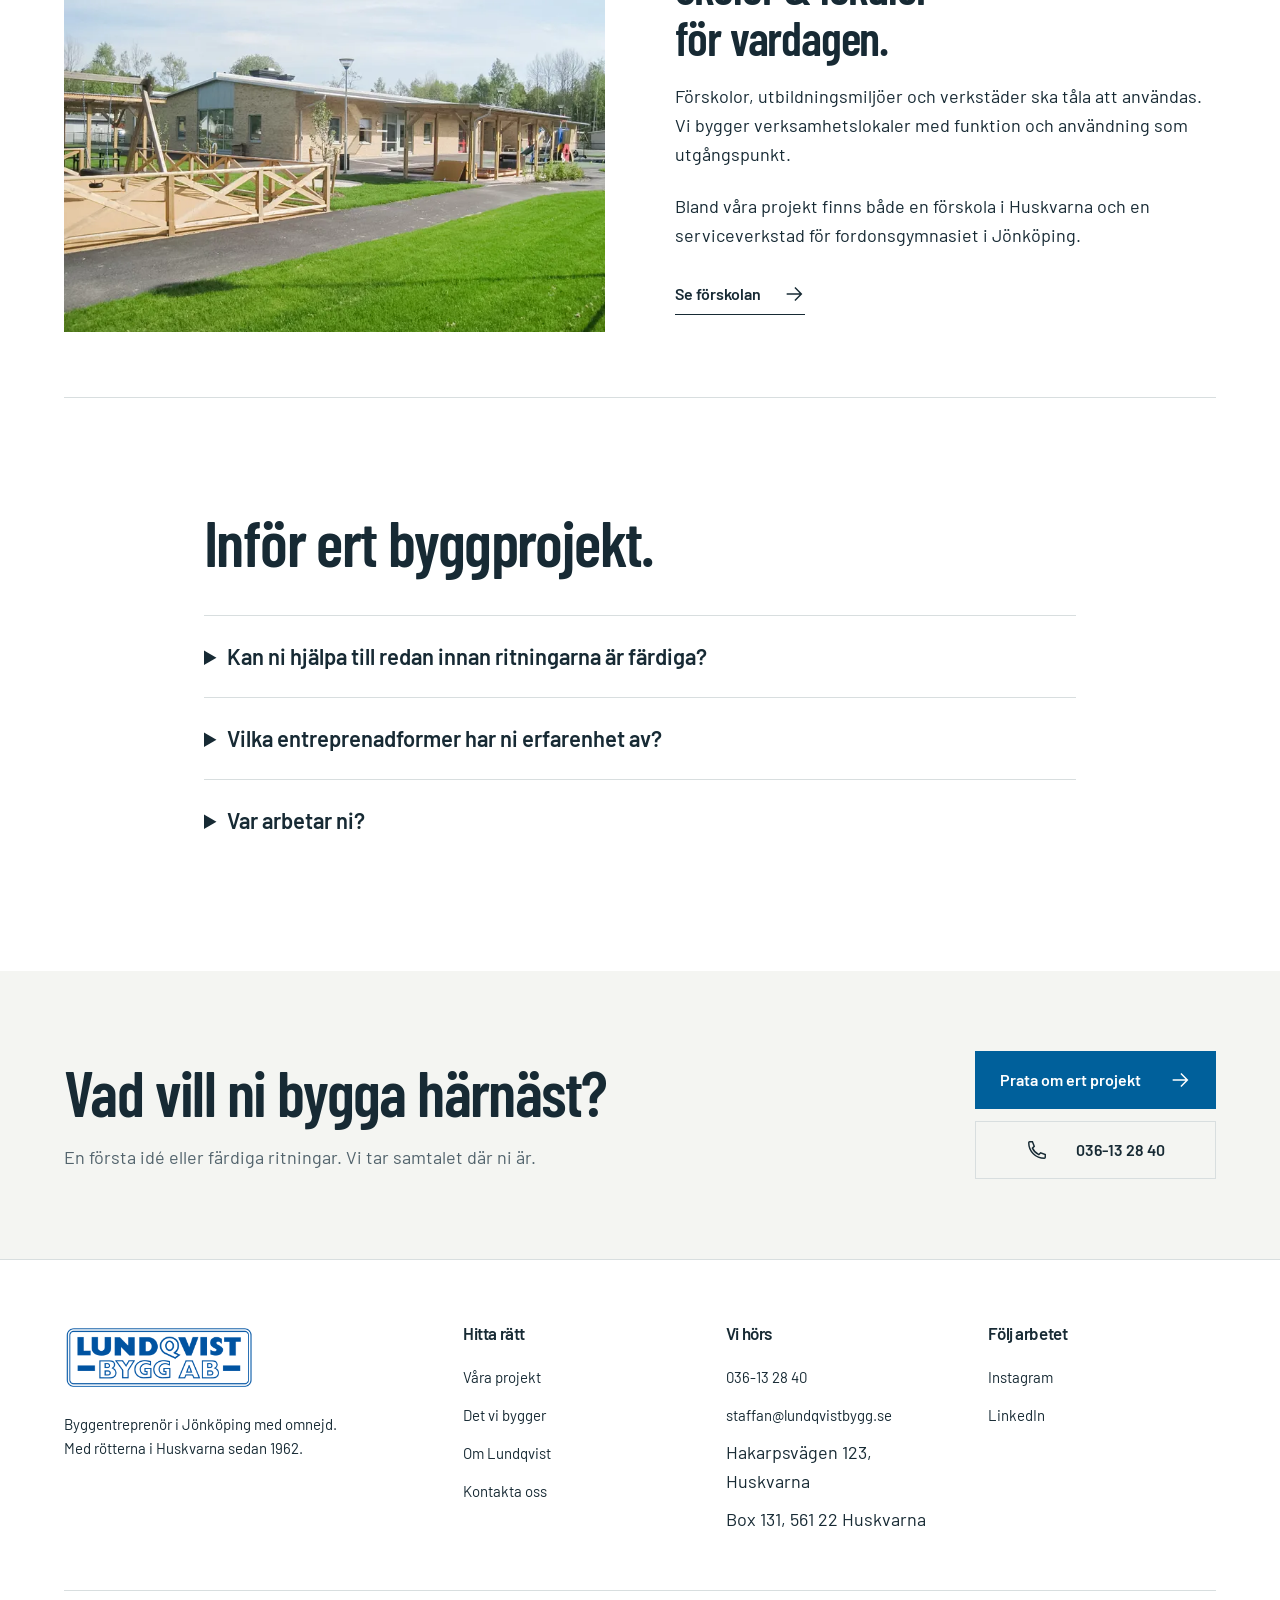
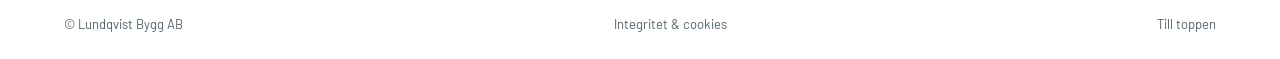
<file: tjanster.html>
<!doctype html><html lang="sv"><head><meta charset="utf-8"><meta name="viewport" content="width=device-width,initial-scale=1"><title>Byggentreprenad &amp; lokalanpassning i Jönköping | Lundqvist Bygg</title><meta name="description" content="Industri, lager, kontor och skolor. Lundqvist Bygg hjälper från ritning till färdig byggnad i Jönköping med omnejd."><meta name="robots" content="noindex,nofollow"><meta name="theme-color" content="#00609b"><link rel="canonical" href="https://lundqvist-bygg-design.carlzzon121.chatgpt.site/tjanster.html"><meta property="og:type" content="website"><meta property="og:locale" content="sv_SE"><meta property="og:title" content="Byggentreprenad &amp; lokalanpassning i Jönköping | Lundqvist Bygg"><meta property="og:description" content="Industri, lager, kontor och skolor. Lundqvist Bygg hjälper från ritning till färdig byggnad i Jönköping med omnejd."><meta property="og:url" content="https://lundqvist-bygg-design.carlzzon121.chatgpt.site/tjanster.html"><meta property="og:image" content="https://lundqvist-bygg-design.carlzzon121.chatgpt.site/assets/miljo-43.webp"><meta name="twitter:card" content="summary_large_image"><link rel="icon" href="favicon.svg" type="image/svg+xml"><link rel="preload" href="assets/barlow-condensed.ttf" as="font" type="font/ttf" crossorigin><link rel="stylesheet" href="styles.css"><script type="application/ld+json">{"@context":"https://schema.org","@type":"GeneralContractor","name":"Lundqvist Bygg AB","url":"https://lundqvistbygg.se/","telephone":"+4636132840","email":"staffan@lundqvistbygg.se","foundingDate":"1962","address":{"@type":"PostalAddress","streetAddress":"Hakarpsvägen 123","addressLocality":"Huskvarna","addressCountry":"SE"},"areaServed":["Jönköping","Huskvarna"],"sameAs":["https://www.linkedin.com/company/lars-lundqvistbygg-ab/","https://www.instagram.com/lars_lundqvist_bygg/"]}</script><script src="script.js" defer></script></head><body id="top"><a class="skip" href="#main">Hoppa till innehåll</a><header class="header"><div class="wrap nav-shell"><a class="brand" href="index.html" aria-label="Lundqvist Bygg – startsida"><img src="assets/home-0.png" width="620" height="212" alt="Lundqvist Bygg AB"></a><nav class="nav" id="navigation" aria-label="Huvudmeny"><a href="projekt.html">Våra projekt</a><a href="tjanster.html" aria-current="page">Det vi bygger</a><a href="om-oss.html">Om Lundqvist</a><a href="kontakt.html">Kontakt</a></nav><a class="head-contact" href="tel:+4636132840"><svg viewBox="0 0 24 24" aria-hidden="true"><path d="M7 3H4a1 1 0 0 0-1 1c0 9.4 7.6 17 17 17a1 1 0 0 0 1-1v-3l-5-2-2 2a14 14 0 0 1-7-7l2-2-2-5Z"/></svg>036-13 28 40</a><button class="menu-toggle" aria-controls="navigation" aria-expanded="false"><span>Meny</span><svg viewBox="0 0 24 24" aria-hidden="true"><path d="M3 7h18M3 16h18"/></svg></button></div></header><main id="main"><section class="page-heading"><div class="wrap"><nav class="breadcrumbs" aria-label="Brödsmulor"><a href="index.html">Hem</a><span>/</span><span>Byggt kring er verksamhet.</span></nav><h1>Byggt kring er verksamhet.</h1><p class="lead">Nybyggnation, utbyggnad eller lokalanpassning. Vi utgår från vad lokalerna ska göra för er.</p></div></section><div class="wrap"><section class="service-detail" id="industri"><div class="service-image"><img  src="assets/produktion-24.webp" srcset="assets/produktion-24-sm.webp 760w, assets/produktion-24.webp 1920w" sizes="(max-width:760px) 100vw, 50vw" alt="Produktionsbyggnad för Narr Konfektyrer i Ödeshög" width="1920" height="1080" loading="lazy" decoding="async"></div><div><h2>Industri, lager<br>& logistik.</h2><p>När produktionen behöver mer plats eller logistiken en ny byggnad hjälper vi till att forma en lösning. Konstruktion, spännvidder och material anpassas efter verksamheten.</p><p>Med egen personal kan vi ta fram förslag i 3D, så att maskiner och produktionsflöden kan planeras tidigt.</p><a class="text-link" href="projekt-produktion-tillverkning.html">Se vår produktionsbyggnad <svg viewBox="0 0 24 24" aria-hidden="true"><path d="M4 12h15M13 5l7 7-7 7"/></svg></a></div></section><section class="service-detail" id="kontor"><div class="service-image"><img  src="assets/kontor-48.webp" srcset="assets/kontor-48-sm.webp 760w, assets/kontor-48.webp 1618w" sizes="(max-width:760px) 100vw, 50vw" alt="Ljust kontor efter lokalanpassning" width="1618" height="1080" loading="lazy" decoding="async"></div><div><h2>Kontor<br>& lokalanpassning.</h2><p>Få mer av ytan ni redan har, eller skapa plats för något nytt. Vi bygger om och anpassar lokaler för förändrade behov.</p><p>Från rum och arbetsplatser till gemensamma ytor. Vårt referensprojekt visar hur materialval och planlösning kan växa fram i samarbete med kunden.</p><a class="text-link" href="projekt-lokalanpassning-kontor.html">Se kontorsprojektet <svg viewBox="0 0 24 24" aria-hidden="true"><path d="M4 12h15M13 5l7 7-7 7"/></svg></a></div></section><section class="service-detail" id="skola"><div class="service-image"><img  src="assets/forskola-32.webp" srcset="assets/forskola-32-sm.webp 760w, assets/forskola-32.webp 1920w" sizes="(max-width:760px) 100vw, 50vw" alt="Förskola med tegelfasad och utemiljö i Huskvarna" width="1920" height="1509" loading="lazy" decoding="async"></div><div><h2>Skolor & lokaler<br>för vardagen.</h2><p>Förskolor, utbildningsmiljöer och verkstäder ska tåla att användas. Vi bygger verksamhetslokaler med funktion och användning som utgångspunkt.</p><p>Bland våra projekt finns både en förskola i Huskvarna och en serviceverkstad för fordonsgymnasiet i Jönköping.</p><a class="text-link" href="projekt-forskola.html">Se förskolan <svg viewBox="0 0 24 24" aria-hidden="true"><path d="M4 12h15M13 5l7 7-7 7"/></svg></a></div></section></div><section class="wrap section faq"><h2>Inför ert byggprojekt.</h2><details><summary>Kan ni hjälpa till redan innan ritningarna är färdiga?</summary><p>Ja. Lundqvist Bygg erbjuder flera delar av processen, från ritning till färdig byggnad. Kontakta oss med idén och förutsättningarna så pratar vi om nästa steg.</p></details><details><summary>Vilka entreprenadformer har ni erfarenhet av?</summary><p>Våra referensprojekt omfattar totalentreprenad, generalentreprenad och partnering. Vilket upplägg som passar ert projekt diskuterar vi tillsammans.</p></details><details><summary>Var arbetar ni?</summary><p>Vi utgår från Huskvarna och arbetar i Jönköping med omnejd. Bland våra referenser finns också en produktionsbyggnad i Ödeshög.</p></details></section><section class="cta"><div class="wrap cta-inner"><div><h2>Vad vill ni bygga härnäst?</h2><p>En första idé eller färdiga ritningar. Vi tar samtalet där ni är.</p></div><div class="cta-actions"><a class="button" href="kontakt.html">Prata om ert projekt <svg viewBox="0 0 24 24" aria-hidden="true"><path d="M4 12h15M13 5l7 7-7 7"/></svg></a><a class="button outline" href="tel:+4636132840"><svg viewBox="0 0 24 24" aria-hidden="true"><path d="M7 3H4a1 1 0 0 0-1 1c0 9.4 7.6 17 17 17a1 1 0 0 0 1-1v-3l-5-2-2 2a14 14 0 0 1-7-7l2-2-2-5Z"/></svg>036-13 28 40</a></div></div></section></main><footer class="footer"><div class="wrap"><div class="footer-top"><div class="footer-brand"><a class="brand" href="index.html"><img src="assets/home-0.png" width="620" height="212" loading="lazy" alt="Lundqvist Bygg AB"></a><p>Byggentreprenör i Jönköping med omnejd.<br>Med rötterna i Huskvarna sedan 1962.</p></div><div><h3>Hitta rätt</h3><ul><li><a href="projekt.html">Våra projekt</a></li><li><a href="tjanster.html">Det vi bygger</a></li><li><a href="om-oss.html">Om Lundqvist</a></li><li><a href="kontakt.html">Kontakta oss</a></li></ul></div><div><h3>Vi hörs</h3><ul><li><a href="tel:+4636132840">036-13 28 40</a></li><li><a href="mailto:staffan@lundqvistbygg.se">staffan@lundqvistbygg.se</a></li><li>Hakarpsvägen 123, Huskvarna</li><li>Box 131, 561 22 Huskvarna</li></ul></div><div class="footer-social"><h3>Följ arbetet</h3><ul><li><a href="https://www.instagram.com/lars_lundqvist_bygg/" target="_blank" rel="noopener noreferrer">Instagram</a></li><li><a href="https://www.linkedin.com/company/lars-lundqvistbygg-ab/" target="_blank" rel="noopener noreferrer">LinkedIn</a></li></ul></div></div><div class="footer-bottom"><span>© Lundqvist Bygg AB</span><a href="integritet.html">Integritet & cookies</a><a href="#top">Till toppen</a></div></div></footer><div class="mobile-contact" aria-label="Snabbkontakt"><a href="tel:+4636132840"><svg viewBox="0 0 24 24" aria-hidden="true"><path d="M7 3H4a1 1 0 0 0-1 1c0 9.4 7.6 17 17 17a1 1 0 0 0 1-1v-3l-5-2-2 2a14 14 0 0 1-7-7l2-2-2-5Z"/></svg>Ring oss</a><a href="mailto:staffan@lundqvistbygg.se"><svg viewBox="0 0 24 24" aria-hidden="true"><rect x="3" y="5" width="18" height="14" rx="1"/><path d="m3 6 9 7 9-7"/></svg>Mejla projektet</a></div></body></html>
</file>
<file: styles.css>
@font-face{font-family:Barlow;src:url('assets/barlow-regular.ttf') format('truetype');font-weight:400;font-display:swap}
@font-face{font-family:Barlow;src:url('assets/barlow-semibold.ttf') format('truetype');font-weight:600 800;font-display:swap}
@font-face{font-family:'Barlow Condensed';src:url('assets/barlow-condensed.ttf') format('truetype');font-weight:600 800;font-display:swap}
:root{--ink:#172a34;--muted:#52636c;--blue:#00609b;--deep:#07364e;--paper:#f4f5f2;--line:#d8dedf;--white:#fff;--gutter:clamp(22px,5vw,84px);--ease:cubic-bezier(.16,1,.3,1)}
*{box-sizing:border-box}html{scroll-behavior:smooth;scroll-padding-top:95px;scrollbar-color:var(--blue) var(--paper)}body{margin:0;background:#fff;color:var(--ink);font:18px/1.6 Barlow,sans-serif;-webkit-font-smoothing:antialiased}::selection{background:var(--blue);color:white}a{color:inherit;text-decoration:none;text-underline-offset:5px}button,input{font:inherit}button{cursor:pointer}img{display:block;width:100%;height:auto}svg{width:22px;height:22px;flex:none;fill:none;stroke:currentColor;stroke-width:1.6}a:focus-visible,button:focus-visible,summary:focus-visible{outline:3px solid #c26d15;outline-offset:5px}p{margin:0 0 1.3em}h1,h2,h3{margin:0;line-height:1.05;font-weight:600;letter-spacing:-.025em;text-wrap:balance}h1,h2{font-family:'Barlow Condensed',Barlow,sans-serif}h1{font-size:clamp(54px,7.3vw,96px)}h2{font-size:clamp(40px,5vw,70px)}h3{font-size:clamp(24px,2.4vw,34px)}small{font-size:14px}.wrap{max-width:1600px;margin:auto;padding-left:var(--gutter);padding-right:var(--gutter)}.section{padding-top:110px;padding-bottom:110px}.muted{color:var(--muted)}.skip{position:fixed;top:-100px;left:20px;z-index:1000;background:white;padding:12px}.skip:focus{top:10px}.header{height:98px;background:#fff;display:flex;align-items:center;position:relative;z-index:50;border-bottom:1px solid var(--line)}.nav-shell{width:100%;display:flex;align-items:center;justify-content:space-between;gap:28px}.brand{flex:none;width:210px}.brand img{width:210px;height:auto}.nav{display:flex;align-items:center;gap:32px;font-size:16px;font-weight:600}.nav a{padding:12px 0;border-bottom:1px solid transparent}.nav a:hover,.nav a[aria-current=page]{color:var(--blue);border-color:var(--blue)}.head-contact{display:flex;align-items:center;gap:12px;font-size:16px;font-weight:600}.head-contact svg{width:19px}.menu-toggle{display:none;border:0;background:transparent;align-items:center;gap:10px;min-height:48px}.button{display:inline-flex;align-items:center;justify-content:center;gap:28px;min-height:56px;padding:15px 24px;background:var(--blue);border:1px solid transparent;color:white;font-weight:600;font-size:16px;transition:background .2s,transform .3s var(--ease)}.button:hover{background:var(--deep)}.button.light{background:white;color:var(--ink)}.button.light:hover{background:#e9eff0}.button.outline{color:var(--ink);border-color:var(--line);background:transparent}.button.outline:hover{background:var(--paper)}.text-link{display:inline-flex;gap:22px;align-items:center;font-size:16px;font-weight:600;border-bottom:1px solid currentColor;padding:8px 0}.text-link:hover svg{transform:translateX(4px)}.text-link svg{transition:transform .25s var(--ease)}.actions{display:flex;flex-wrap:wrap;align-items:center;gap:26px}.hero{min-height:640px;height:calc(100svh - 98px);max-height:900px;position:relative;background:var(--deep);color:#fff;isolation:isolate;display:flex;align-items:flex-end}.hero>.hero-photo{position:absolute;inset:0;height:100%;object-fit:cover;object-position:50% 55%;z-index:-2}.hero:after{content:'';position:absolute;inset:0;background:linear-gradient(90deg,rgba(4,25,39,.76),rgba(4,25,39,.18) 73%),linear-gradient(0deg,rgba(4,25,39,.6),transparent 60%);z-index:-1}.hero-inner{display:flex;justify-content:space-between;gap:50px;width:100%;padding-top:110px;padding-bottom:55px;align-items:flex-end}.hero-copy{max-width:690px}.hero-copy h1{max-width:650px;margin-bottom:24px}.hero-copy p{max-width:490px;font-size:20px;line-height:1.55;color:#f2f7fa;margin-bottom:30px}.hero .text-link{color:white}.hero-caption{font-size:14px;max-width:240px;display:flex;flex-direction:column;gap:9px;padding-top:18px;border-top:1px solid #b8c8d0}.hero-caption span{font-size:18px;font-weight:600}.hero-caption svg{margin-top:8px}.fact-strip{background:var(--paper);border-bottom:1px solid var(--line)}.fact-strip .wrap{display:flex;justify-content:space-between;align-items:center;gap:22px;padding-top:24px;padding-bottom:24px;font-size:15px}.fact-strip b{font-weight:600}.fact-strip .location{display:flex;gap:10px;align-items:center}.intro{display:grid;grid-template-columns:1fr 1fr;gap:10%;align-items:start}.intro .body-copy{max-width:600px;padding-top:4px;font-size:20px}.intro .body-copy .text-link{margin-top:8px}.section-head{display:flex;align-items:flex-end;justify-content:space-between;gap:35px;margin-bottom:40px}.section-head p{max-width:430px;color:var(--muted);margin:0}.projects-section{padding-top:0}.project-grid{display:grid;grid-template-columns:repeat(2,minmax(0,1fr));gap:48px 28px}.project-card{display:block;min-width:0}.project-card .photo{position:relative;overflow:hidden;background:var(--paper);aspect-ratio:1.48}.project-card img{height:100%;object-fit:cover;transition:transform .7s var(--ease)}.project-card .project-arrow{position:absolute;right:0;bottom:0;width:55px;height:55px;display:grid;place-items:center;background:white;color:var(--blue)}.project-card .meta{display:flex;justify-content:space-between;gap:15px;margin-top:18px}.project-card h3{font-size:26px;margin-bottom:6px}.project-card p{font-size:15px;color:var(--muted);margin:0}.project-card .area{font-size:16px;white-space:nowrap;font-variant-numeric:tabular-nums}.project-card:hover h3{color:var(--blue)}@media(hover:hover){.project-card:hover img{transform:scale(1.025)}}.service-band{background:var(--paper);padding:80px var(--gutter)}.service-inner{max-width:1440px;margin:auto;display:grid;grid-template-columns:1fr 1.5fr;gap:10%}.service-links{border-top:1px solid #bdc8cc}.service-links a{display:flex;justify-content:space-between;align-items:center;padding:20px 0;gap:20px;border-bottom:1px solid #bdc8cc;font-size:23px;font-weight:600}.service-links a:hover{color:var(--blue)}.story{display:grid;grid-template-columns:1fr 1fr;background:var(--deep);color:white}.story-photo{position:relative;min-height:650px}.story-photo img{height:100%;object-fit:cover;position:absolute;inset:0}.story-photo figcaption{position:absolute;left:25px;bottom:25px;background:white;color:var(--ink);padding:10px 18px;font-size:14px}.story-content{padding:80px clamp(30px,5vw,84px)}.story-content h2{margin-bottom:26px}.story-content>p{color:#d6e2e8;max-width:510px}.steps{margin:38px 0 0;padding:0;list-style:none;counter-reset:step}.steps li{counter-increment:step;display:grid;grid-template-columns:36px 1fr;gap:16px;padding:23px 0;border-top:1px solid #426175}.steps li:before{content:counter(step,decimal-leading-zero);font-size:14px;color:#c5dce8;margin-top:5px}.steps h3{font-size:23px;margin-bottom:8px}.steps p{font-size:16px;margin:0;color:#d6e2e8}.team-grid{display:grid;grid-template-columns:repeat(4,minmax(0,1fr));gap:26px}.person img{aspect-ratio:1/1;object-fit:cover;object-position:50% 20%;background:var(--paper)}.person h3{font-size:24px;margin:20px 0 8px}.person p{font-size:15px;min-height:25px;color:var(--muted);margin-bottom:12px}.person a{display:block;font-size:16px;overflow-wrap:anywhere;padding:4px 0}.person a:hover{color:var(--blue);text-decoration:underline}.reviews{margin-top:72px;border:1px solid var(--line);display:flex;gap:42px;align-items:center;padding:32px 36px}.rating{flex:none;display:flex;gap:16px;align-items:center}.rating strong{font-size:48px;line-height:1;font-weight:600;letter-spacing:-.03em}.stars{display:flex;color:var(--blue);gap:2px}.stars svg{width:15px;height:15px;fill:currentColor;stroke:none}.rating small{display:block;margin-top:4px}.reviews p{font-size:16px;line-height:1.5;margin:0;max-width:550px}.reviews .text-link{margin-left:auto;white-space:nowrap}.cta{background:var(--paper);padding-top:80px;padding-bottom:80px}.cta-inner{display:flex;justify-content:space-between;gap:40px;align-items:center}.cta h2{max-width:750px}.cta p{margin:18px 0 0;color:var(--muted)}.cta-actions{display:flex;flex-direction:column;gap:12px;align-items:stretch;min-width:235px}.footer{background:white;border-top:1px solid var(--line);padding-top:65px;padding-bottom:24px}.footer-top{display:grid;grid-template-columns:1.6fr 1fr 1fr 1fr;gap:35px;padding-bottom:48px}.footer .brand{display:block;margin-bottom:22px;width:190px}.footer .brand img{width:190px}.footer p,.footer a:not(.brand){font-size:15px}.footer h3{font-size:17px;margin-bottom:20px}.footer ul{list-style:none;margin:0;padding:0}.footer li{margin-bottom:9px}.footer a:hover{text-decoration:underline}.footer-bottom{border-top:1px solid var(--line);display:flex;justify-content:space-between;gap:20px;padding-top:23px;color:var(--muted);font-size:13px}.footer-bottom a{font-size:13px!important}.mobile-contact{display:none}.page-heading{background:var(--paper);padding-top:45px;padding-bottom:64px}.breadcrumbs{font-size:14px;color:var(--muted);display:flex;flex-wrap:wrap;gap:10px;margin-bottom:40px}.breadcrumbs a{text-decoration:underline}.page-heading h1{max-width:960px;font-size:clamp(50px,6vw,84px)}.page-heading .lead{max-width:700px;font-size:22px;margin:24px 0 0}.filters{display:flex;flex-wrap:wrap;gap:8px;margin-bottom:35px}.filters button{border:1px solid var(--line);background:white;color:var(--ink);padding:10px 20px;font-size:15px;min-height:44px}.filters button[aria-pressed=true]{background:var(--deep);border-color:var(--deep);color:white}.filters button:hover{border-color:var(--blue)}.project-card[hidden]{display:none}.project-overview{display:grid;grid-template-columns:1fr 1fr;gap:10%;padding-top:60px;padding-bottom:60px}.project-overview p{font-size:20px;max-width:650px}.project-facts{display:grid;grid-template-columns:1fr 1fr;gap:25px;margin:0;align-content:start}.project-facts div{padding-top:16px;border-top:1px solid var(--line)}dt{color:var(--muted);font-size:14px;margin-bottom:7px}dd{margin:0;font-size:21px;font-weight:600}.project-main-image{width:100%;max-height:740px;object-fit:cover}.gallery{display:grid;grid-template-columns:1fr 1fr;gap:24px;padding-top:0}.gallery button{border:0;padding:0;position:relative;background:var(--paper)}.gallery img{aspect-ratio:1.5;object-fit:cover}.gallery .zoom{position:absolute;right:12px;bottom:12px;background:white;padding:10px;color:var(--blue);display:flex}.gallery-note{font-size:15px;color:var(--muted);margin-bottom:24px}.lightbox{border:0;background:var(--deep);color:white;width:min(94vw,1440px);max-width:none;max-height:94svh;padding:20px}.lightbox::backdrop{background:#04141bea}.lightbox img{width:100%;height:min(70svh,900px);object-fit:contain}.lightbox-bar{display:flex;align-items:center;gap:20px;margin-top:15px;justify-content:space-between}.lightbox button{background:transparent;color:white;border:1px solid #809ba9;min-width:48px;min-height:48px;display:inline-grid;place-items:center}.lightbox .close{display:block;margin:0 0 15px auto;width:auto;padding:0 16px}.lightbox-control{display:flex;gap:10px}.lightbox-caption{margin:0;font-size:15px}.service-detail{display:grid;grid-template-columns:1fr 1fr;gap:6%;align-items:center;padding-top:65px;padding-bottom:65px;border-bottom:1px solid var(--line)}.service-detail h2{font-size:48px;margin-bottom:20px}.service-detail p{max-width:650px}.service-detail img{aspect-ratio:1.4;object-fit:cover}.service-detail:nth-child(even) .service-image{order:2}.contact-intro{display:grid;grid-template-columns:1.4fr 1fr;gap:10%}.contact-big{font-family:'Barlow Condensed',sans-serif;font-size:clamp(36px,5vw,70px);line-height:1.2;color:var(--blue);display:block;margin-bottom:15px}.contact-intro h2{font-family:Barlow,sans-serif;font-size:24px;margin-bottom:22px}.address{border-left:1px solid var(--line);padding-left:45px}.address p{font-size:18px}.faq{max-width:1000px;margin:auto}.faq h2{margin-bottom:40px}.faq details{padding:23px 0;border-top:1px solid var(--line)}.faq summary{font-size:22px;font-weight:600;cursor:pointer}.faq details p{padding-top:18px;max-width:750px;margin:0}.legal{max-width:850px}.legal h2{font-size:34px;margin:36px 0 16px}.legal a{text-decoration:underline}.result-count{font-size:14px;color:var(--muted);margin-bottom:20px}.about-photo{aspect-ratio:1.5;object-fit:cover}.blue-text{color:var(--blue)}
.story-photo{margin:0}.person a{min-height:44px;display:flex;align-items:center}.story-content>p,.steps p{color:#d1e6f1}.project-overview>*{min-width:0}.project-facts{grid-template-columns:repeat(2,minmax(0,1fr))}.project-facts dd{overflow-wrap:anywhere;hyphens:auto}
@media(min-width:1600px){.hero-inner{max-width:1600px}.hero h1{font-size:96px}}
@media(max-width:1050px){.nav{gap:20px}.head-contact{display:none}.hero-caption{max-width:190px}.hero-copy{max-width:590px}.hero h1{font-size:82px}.section{padding-top:80px;padding-bottom:80px}.projects-section{padding-top:0}.story-content{padding:55px 35px}.story-photo{min-height:620px}.team-grid{gap:18px}.person h3{font-size:21px}.person a{font-size:14px}.reviews{gap:25px;flex-wrap:wrap}.reviews .text-link{margin-left:0}.footer-top{grid-template-columns:1.4fr 1fr 1fr}.footer-social{grid-column:2}.project-overview{gap:5%}}
@media(max-width:760px){body{font-size:17px}.header{height:80px}.brand,.brand img{width:172px}.menu-toggle{display:flex;font-size:15px}.nav{display:none;position:absolute;top:80px;left:0;right:0;background:white;padding:18px 24px 30px;box-shadow:0 18px 30px #07364e16}.nav.is-open{display:flex;flex-direction:column;align-items:stretch;gap:0}.nav a{font-size:21px;padding:15px 0;border-bottom:1px solid var(--line)}.nav-shell{gap:10px}.hero{min-height:650px;height:calc(100svh - 80px);max-height:850px}.hero>.hero-photo{object-position:61% 45%}.hero:after{background:linear-gradient(0deg,rgba(4,25,39,.9),rgba(4,25,39,.48) 55%,rgba(4,25,39,.12))}.hero-inner{padding-top:100px;padding-bottom:30px;display:block}.hero h1{font-size:clamp(58px,14vw,78px);line-height:1.01;margin-bottom:22px;max-width:430px}.hero-copy p{font-size:18px;max-width:390px;line-height:1.5}.hero .actions{gap:20px}.hero .button{min-width:200px}.hero-caption{margin-top:32px;max-width:none;display:flex;flex-direction:row;align-items:center;gap:12px;font-size:12px;padding-top:15px}.hero-caption span{font-size:13px;font-weight:400}.hero-caption svg{width:17px;margin:0 0 0 auto}.fact-strip .wrap{padding-top:21px;padding-bottom:21px;gap:12px;flex-wrap:wrap;font-size:13px}.fact-strip .location{width:100%;order:-1;font-size:15px}.fact-strip .wrap>span:last-child{display:none}.section{padding-top:65px;padding-bottom:65px}.intro{grid-template-columns:1fr;gap:28px}.intro .body-copy{font-size:18px}.section-head{align-items:flex-start;flex-direction:column;gap:20px;margin-bottom:30px}.section-head h2{max-width:440px}.section-head p{font-size:17px}.projects-section{padding-top:0}.project-grid{gap:32px;grid-template-columns:1fr}.project-card .photo{aspect-ratio:1.3}.project-card .meta{margin-top:15px}.project-card h3{font-size:24px}.project-card .area{font-size:15px}.service-band{padding:55px var(--gutter)}.service-inner{grid-template-columns:1fr;gap:30px}.service-links a{font-size:20px}.story{grid-template-columns:1fr}.story-photo{min-height:0;height:400px;margin:0}.story-content{padding:48px var(--gutter) 55px}.story-content h2{max-width:420px}.steps{margin-top:30px}.team-grid{grid-template-columns:1fr 1fr;gap:30px 18px}.person h3{font-size:21px}.person p{font-size:14px;min-height:44px;margin-bottom:7px;line-height:1.4}.person a{font-size:14px;line-height:1.5}.reviews{margin-top:45px;padding:24px;gap:22px}.reviews p{font-size:15px}.reviews .text-link{font-size:15px}.cta{padding-top:55px;padding-bottom:55px}.cta-inner{align-items:stretch;flex-direction:column;gap:30px}.cta-actions{align-items:stretch}.footer{padding-top:45px;padding-bottom:95px}.footer-top{grid-template-columns:1fr 1fr;gap:30px}.footer-brand{grid-column:1/-1}.footer-social{grid-column:auto}.footer-bottom{flex-direction:column;gap:10px}.mobile-contact{display:flex;position:fixed;bottom:0;left:0;right:0;z-index:40;box-shadow:0 -5px 24px #17344612;background:white;border-top:1px solid var(--line);padding-bottom:env(safe-area-inset-bottom);transform:translateY(120%);transition:transform .3s var(--ease)}.mobile-contact.show{transform:translateY(0)}.mobile-contact a{display:flex;align-items:center;justify-content:center;gap:10px;width:50%;min-height:57px;font-size:15px;font-weight:600}.mobile-contact a:last-child{background:var(--blue);color:white}.page-heading{padding-top:28px;padding-bottom:45px}.page-heading h1{font-size:58px}.breadcrumbs{margin-bottom:28px;font-size:13px}.page-heading .lead{font-size:19px}.filters{gap:7px}.filters button{padding:9px 13px;font-size:14px}.project-overview{grid-template-columns:1fr;gap:22px;padding-top:40px;padding-bottom:40px}.project-overview p{font-size:18px}.project-facts{gap:20px}dd{font-size:19px}.project-main-image{height:380px}.gallery{grid-template-columns:1fr;gap:18px;padding-top:0}.gallery img{aspect-ratio:auto}.lightbox{padding:14px;width:96vw}.lightbox img{height:60svh}.lightbox-bar{gap:10px}.lightbox-caption{font-size:13px}.service-detail{grid-template-columns:1fr;gap:27px;padding-top:40px;padding-bottom:40px}.service-detail:nth-child(even) .service-image{order:0}.service-detail h2{font-size:42px}.contact-intro{grid-template-columns:1fr;gap:35px}.contact-big{font-size:52px}.contact-intro .email{font-size:19px}.address{border-left:0;border-top:1px solid var(--line);padding:30px 0 0}.faq summary{font-size:19px}.about-photo{aspect-ratio:1}.hero .text-link{font-size:15px}}
@media(max-width:380px){.project-facts{grid-template-columns:1fr}}
@media(prefers-reduced-motion:reduce){html{scroll-behavior:auto}*,*:before,*:after{transition:none!important;animation:none!important}}
</file>
